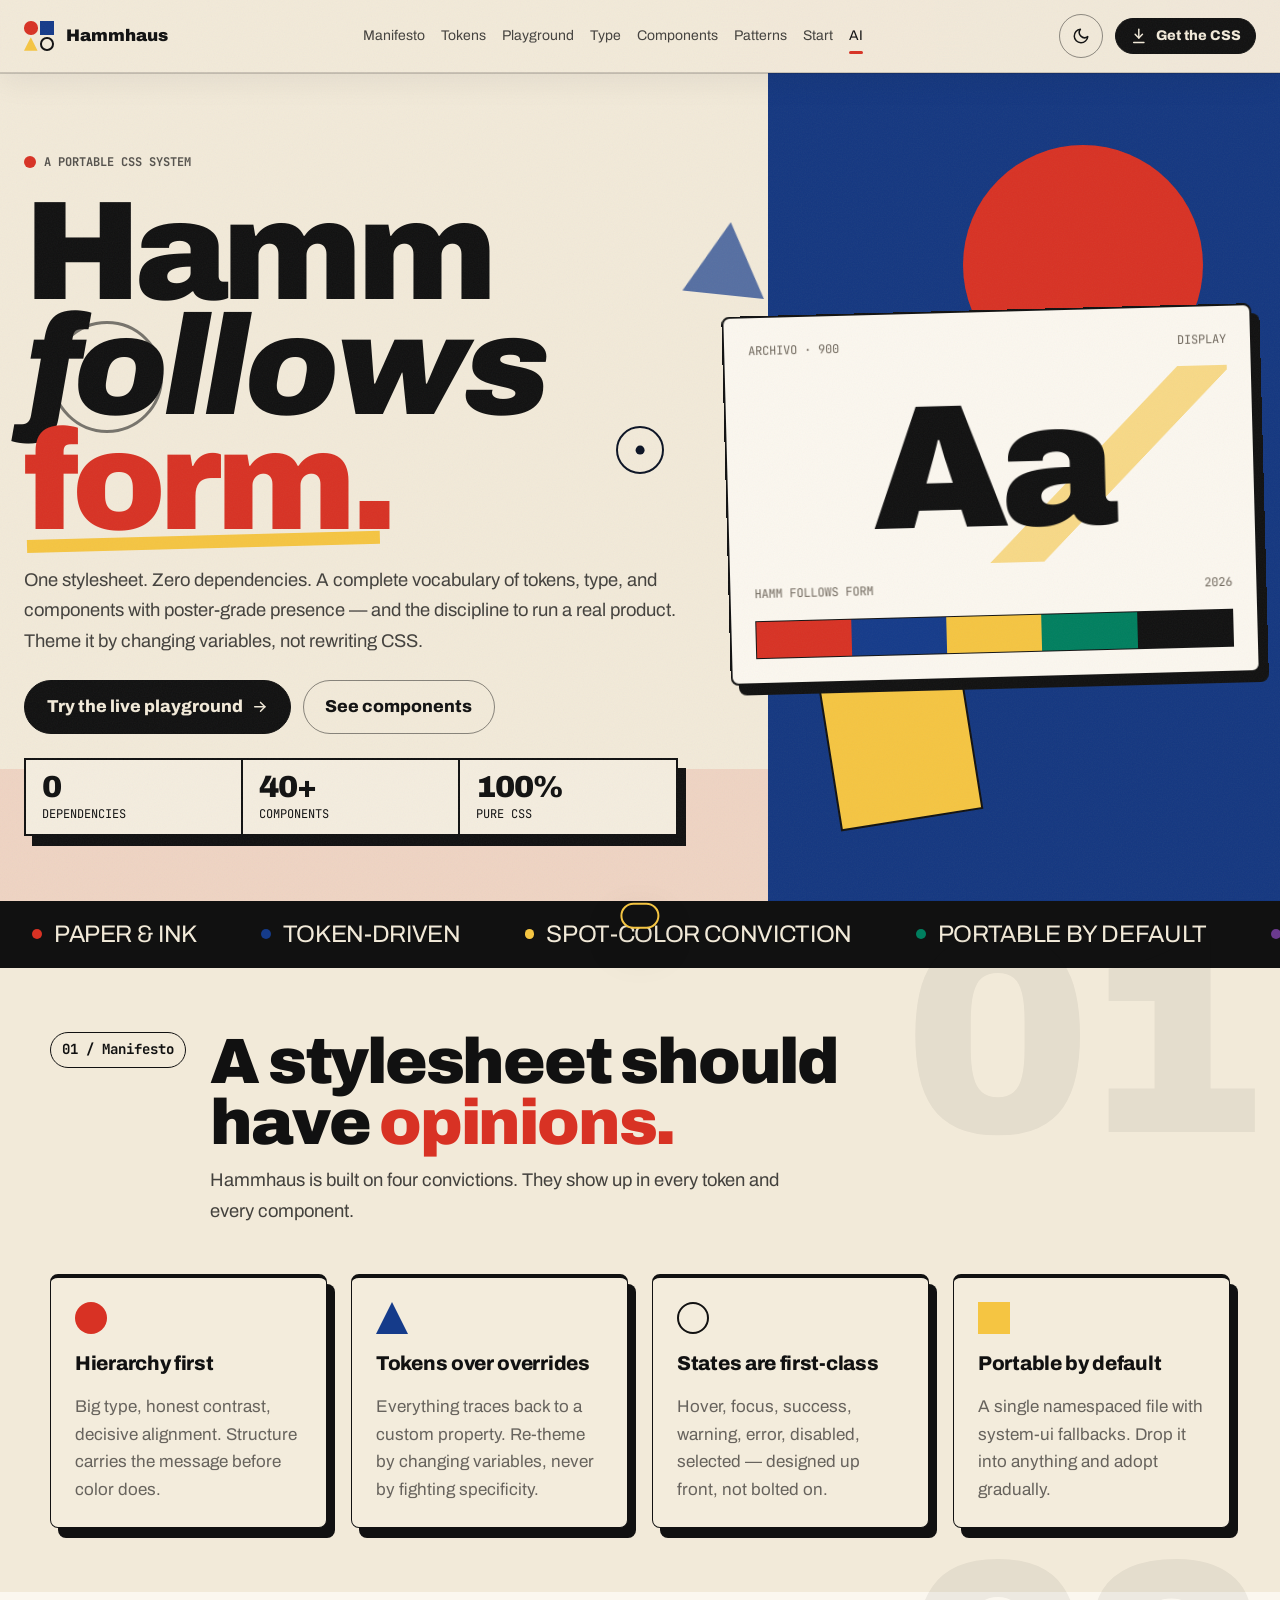
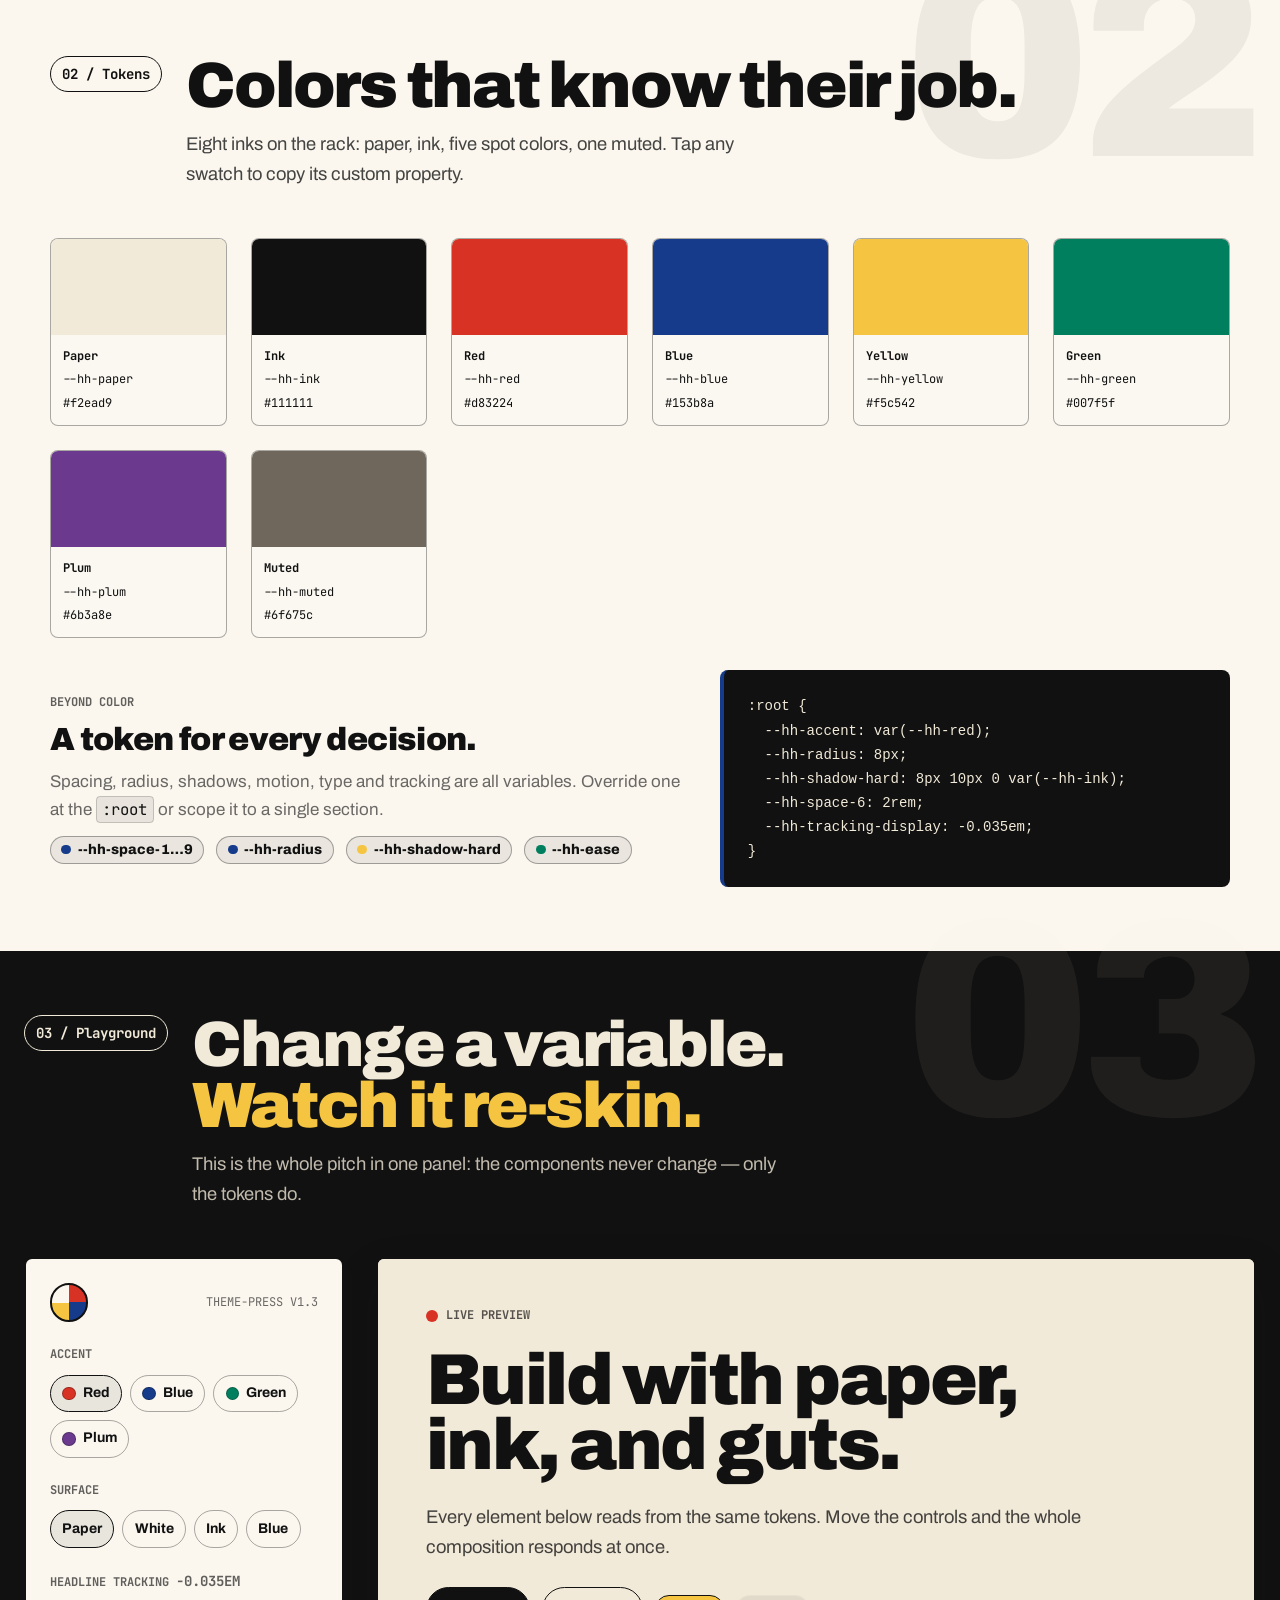
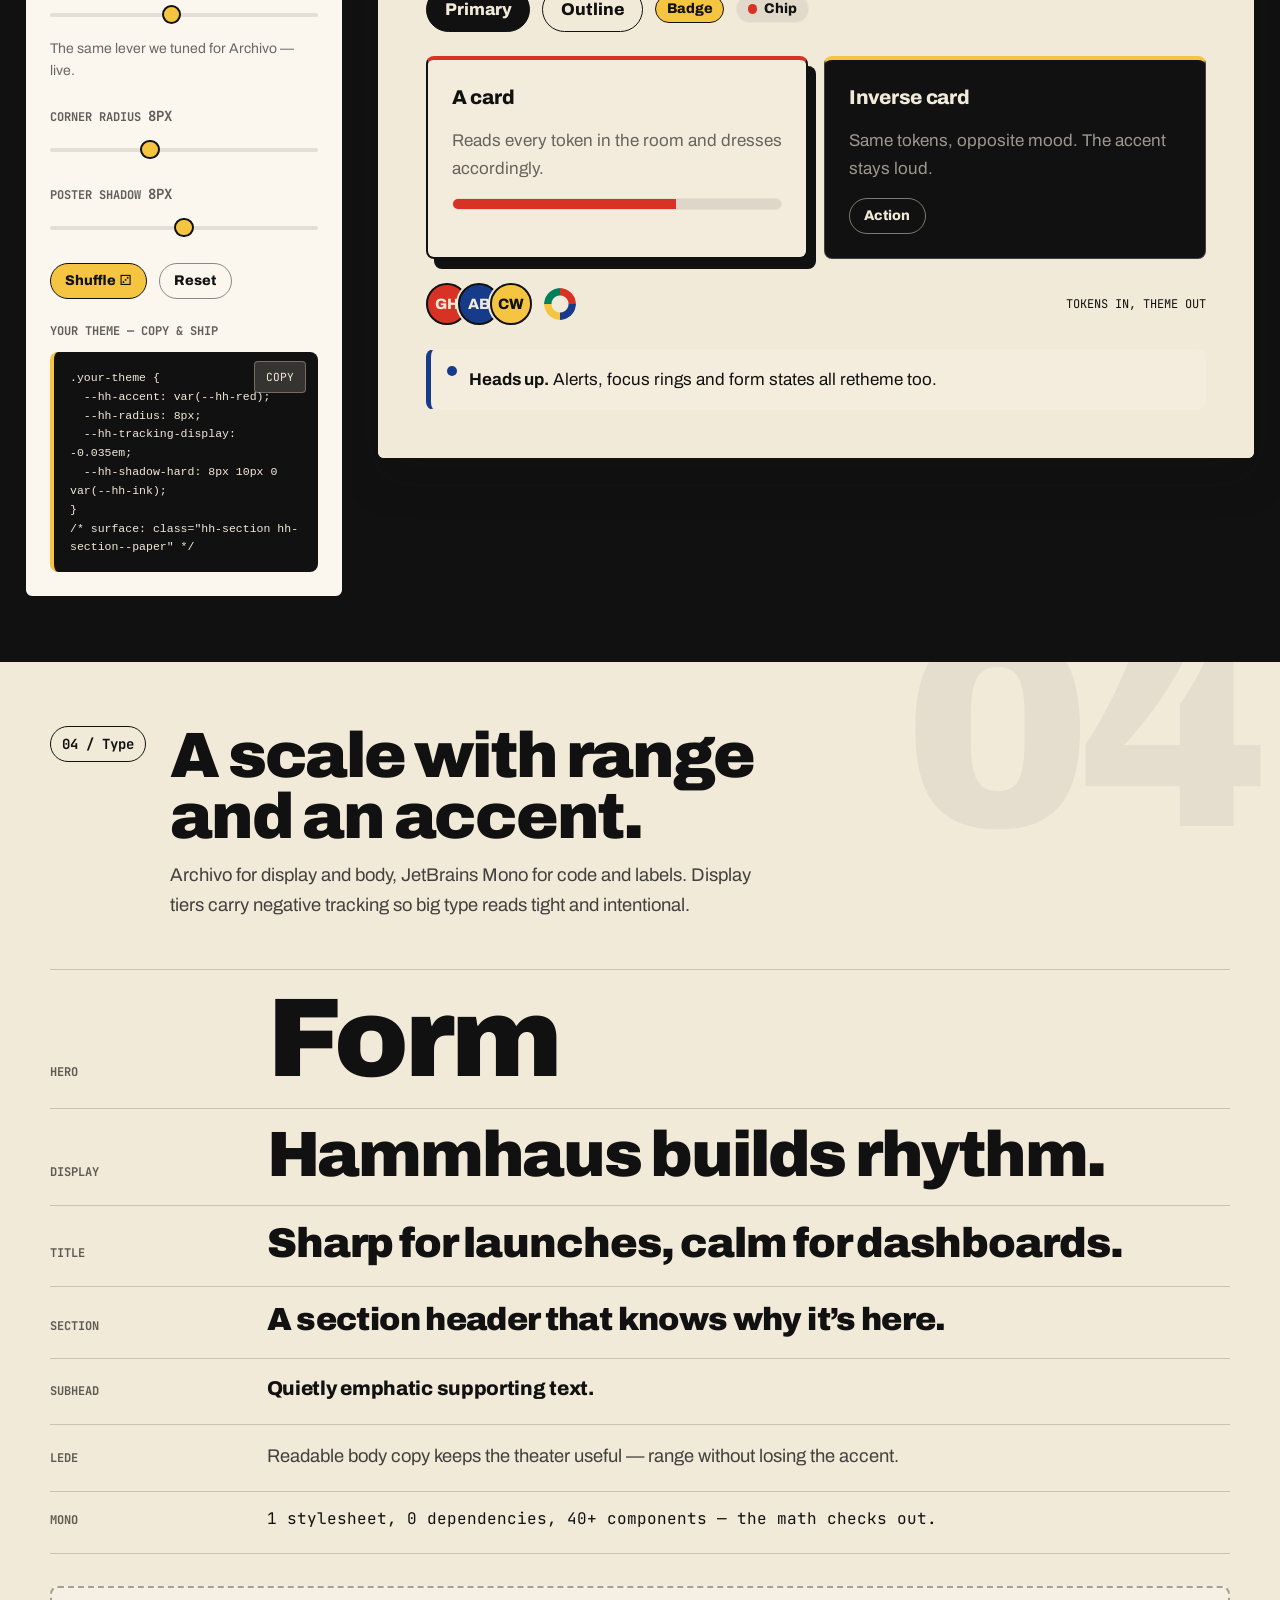
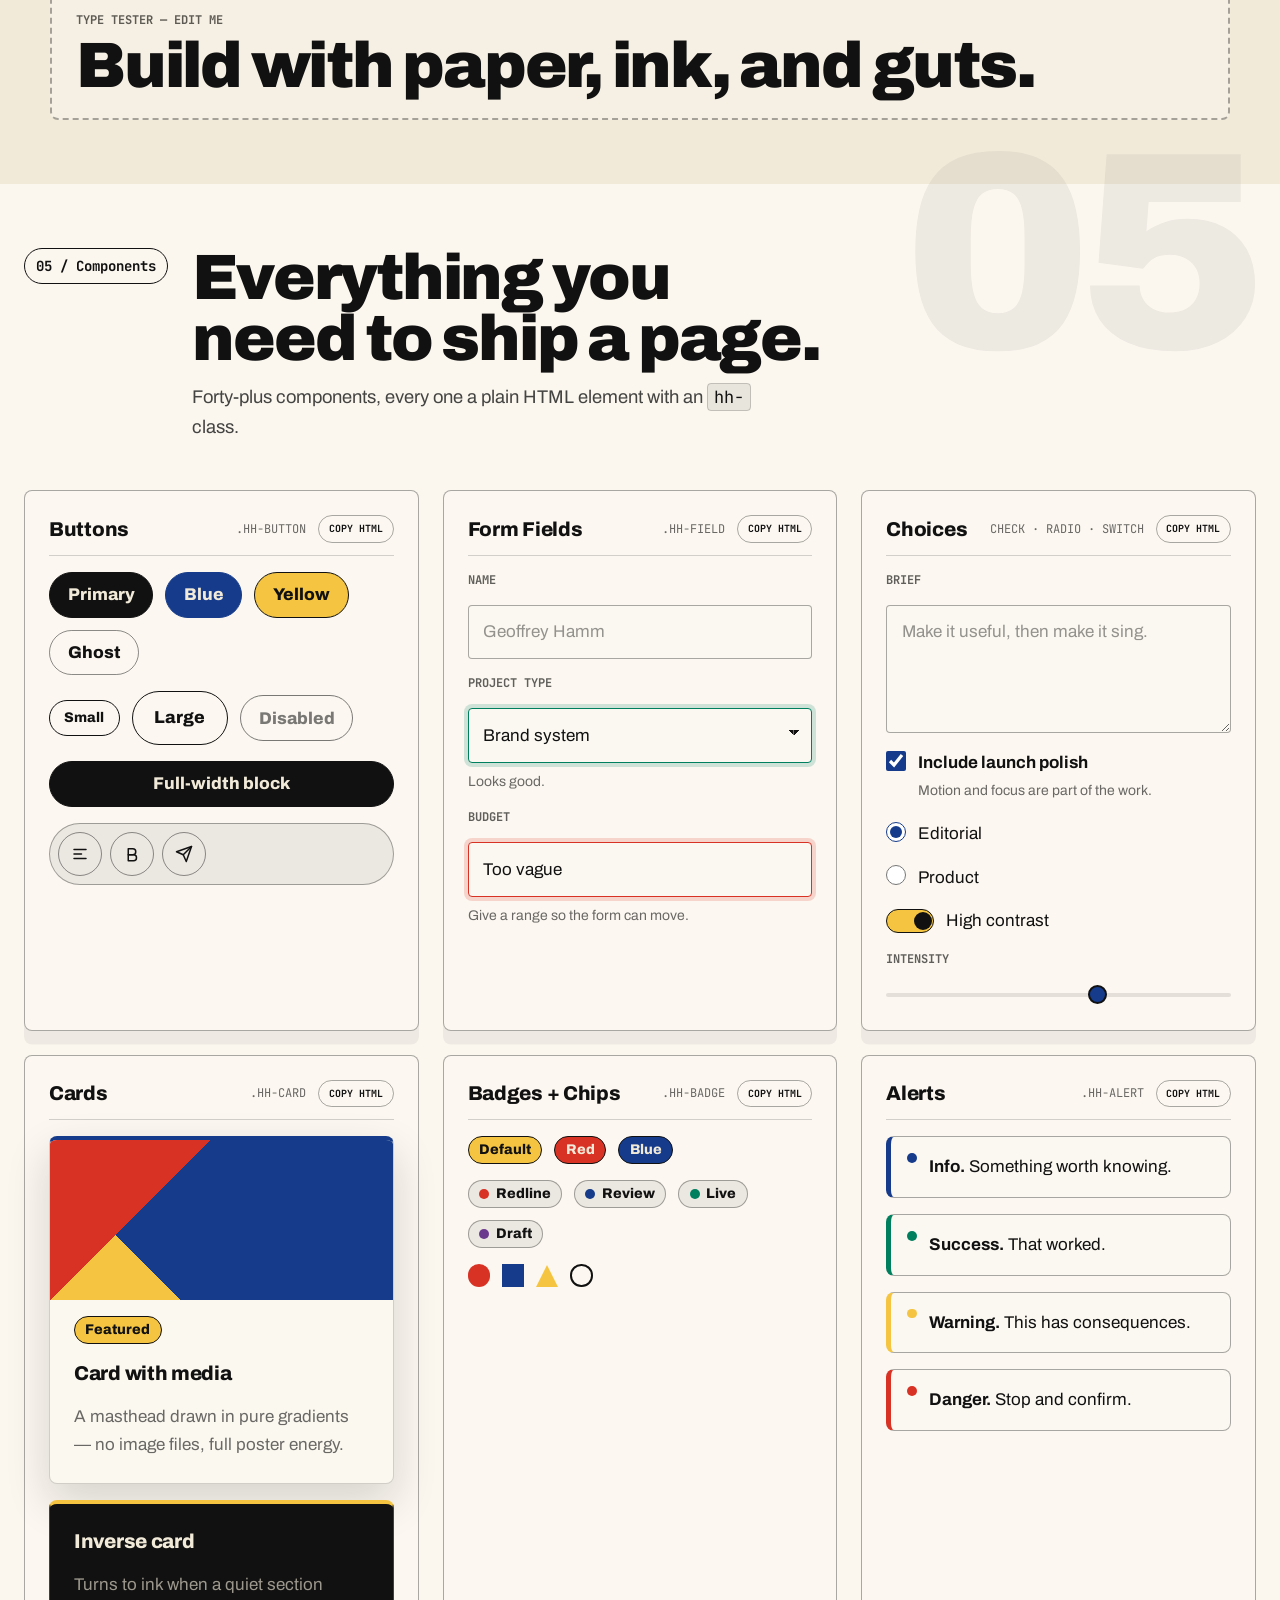
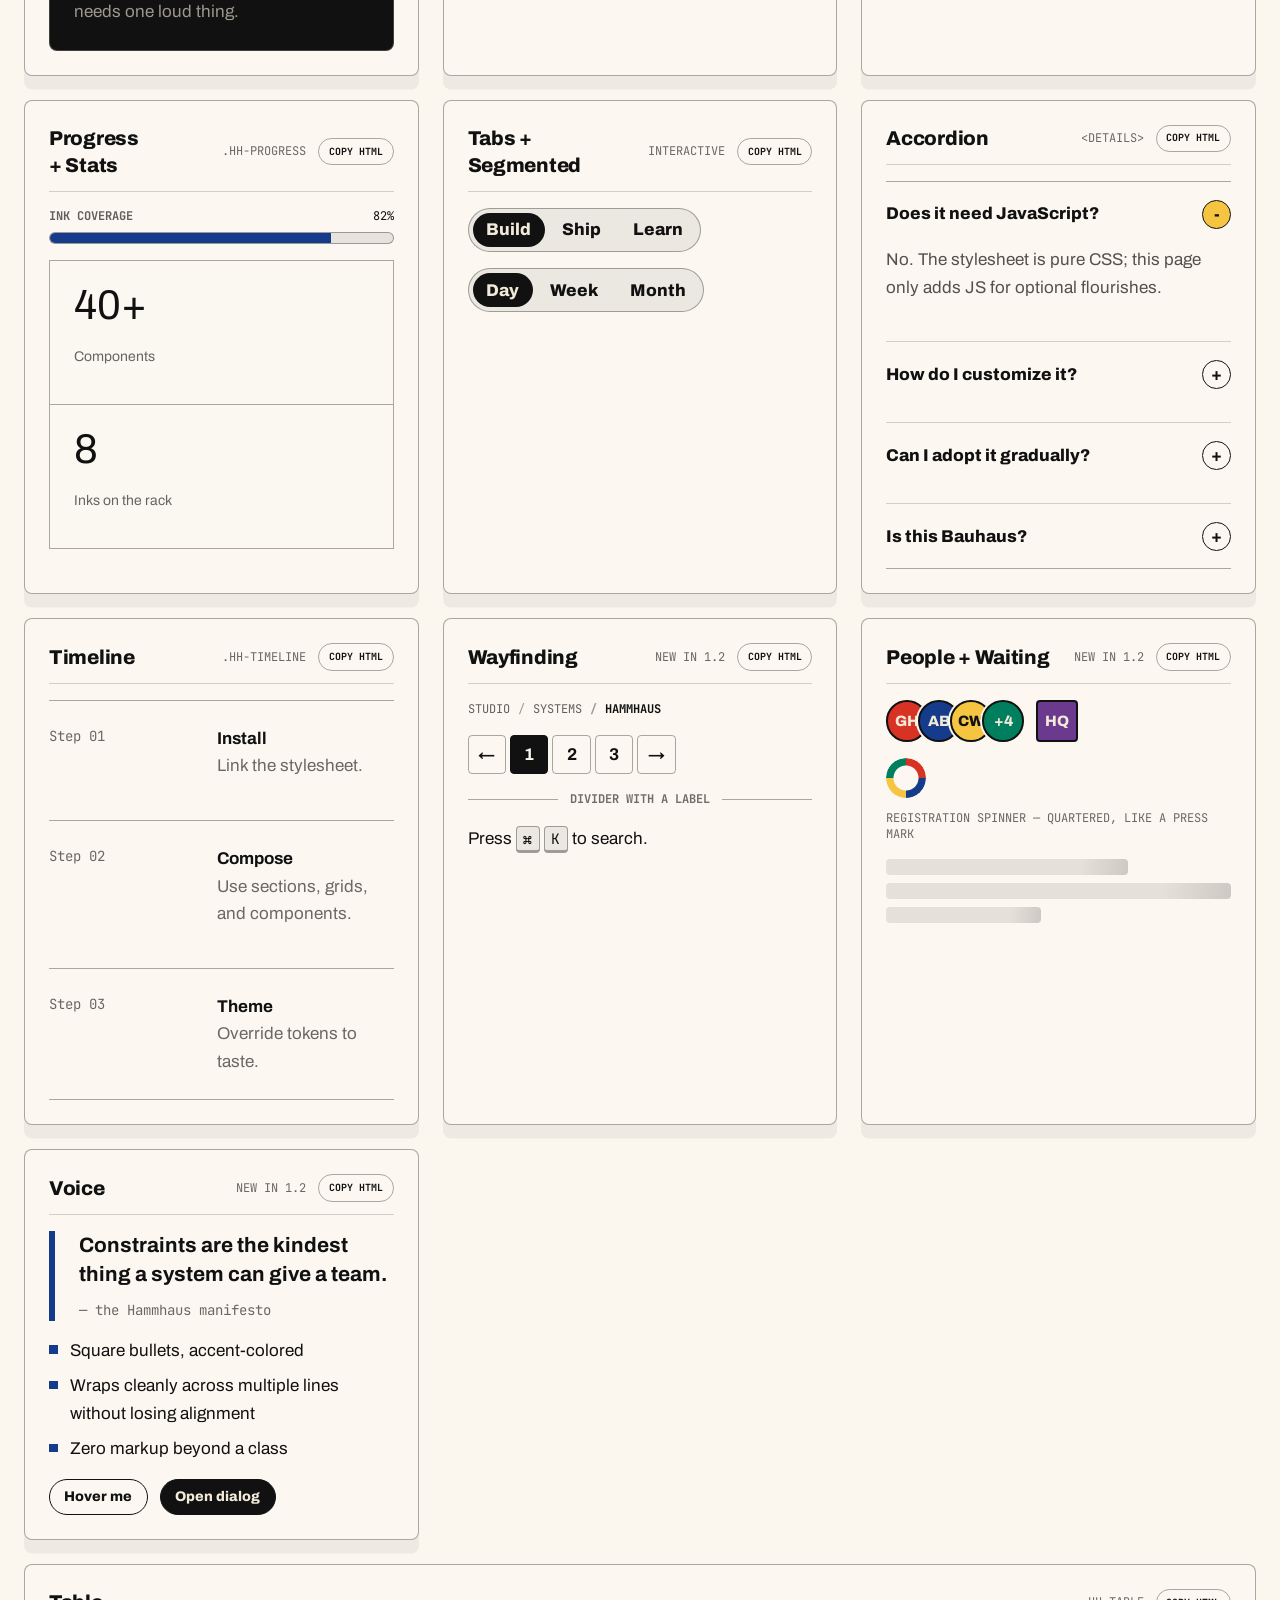
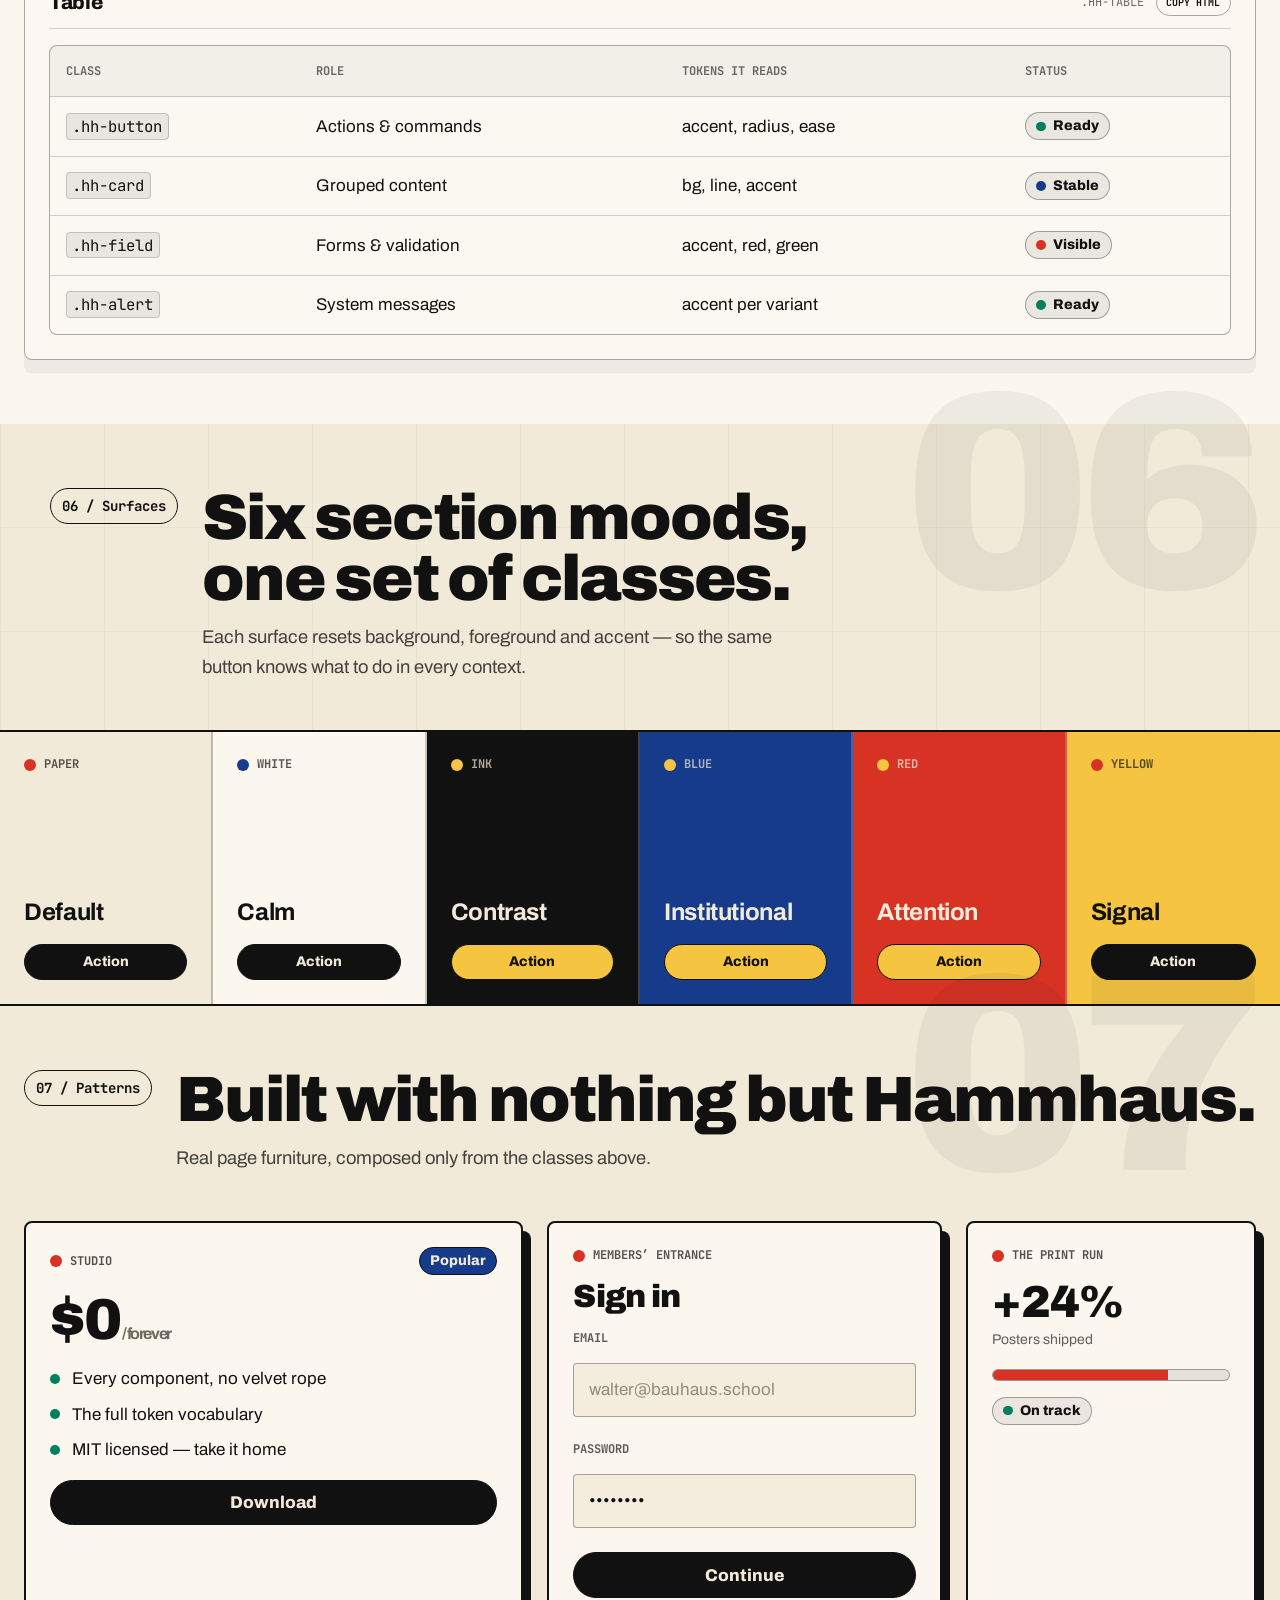
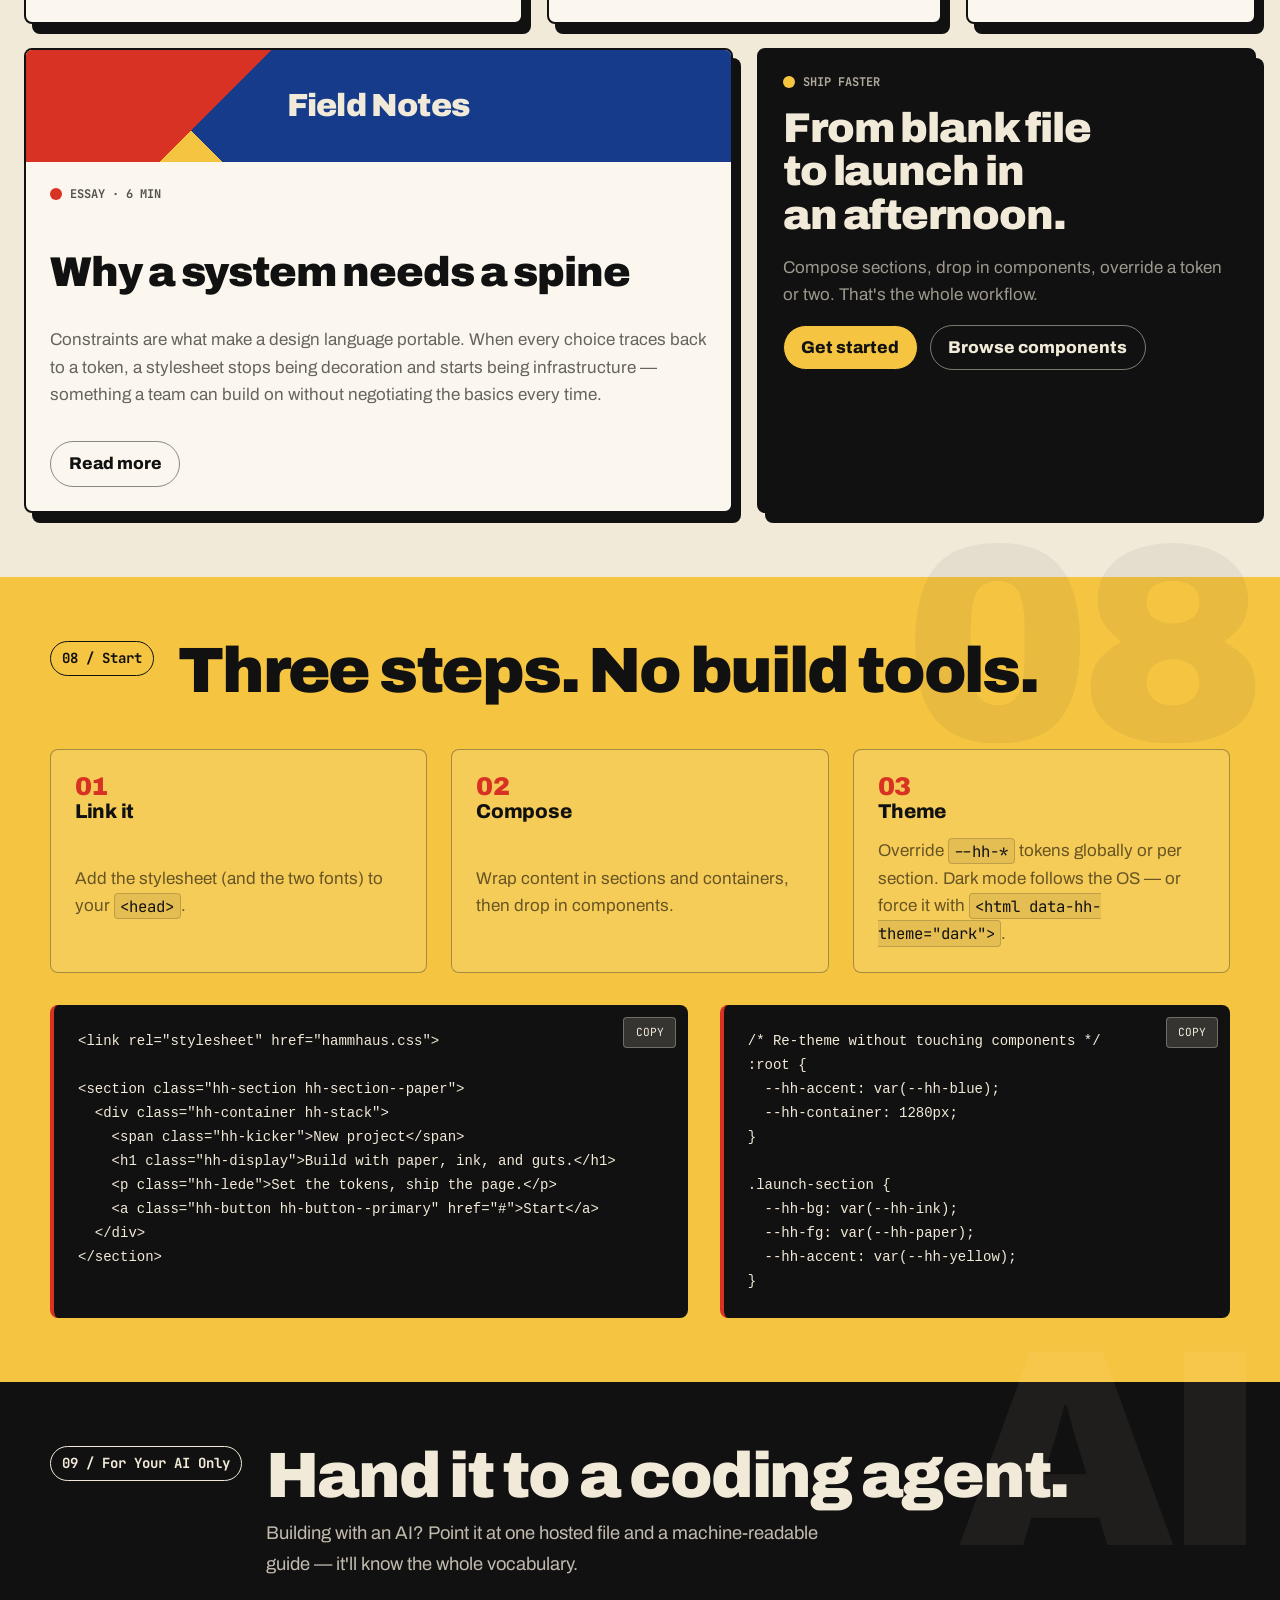
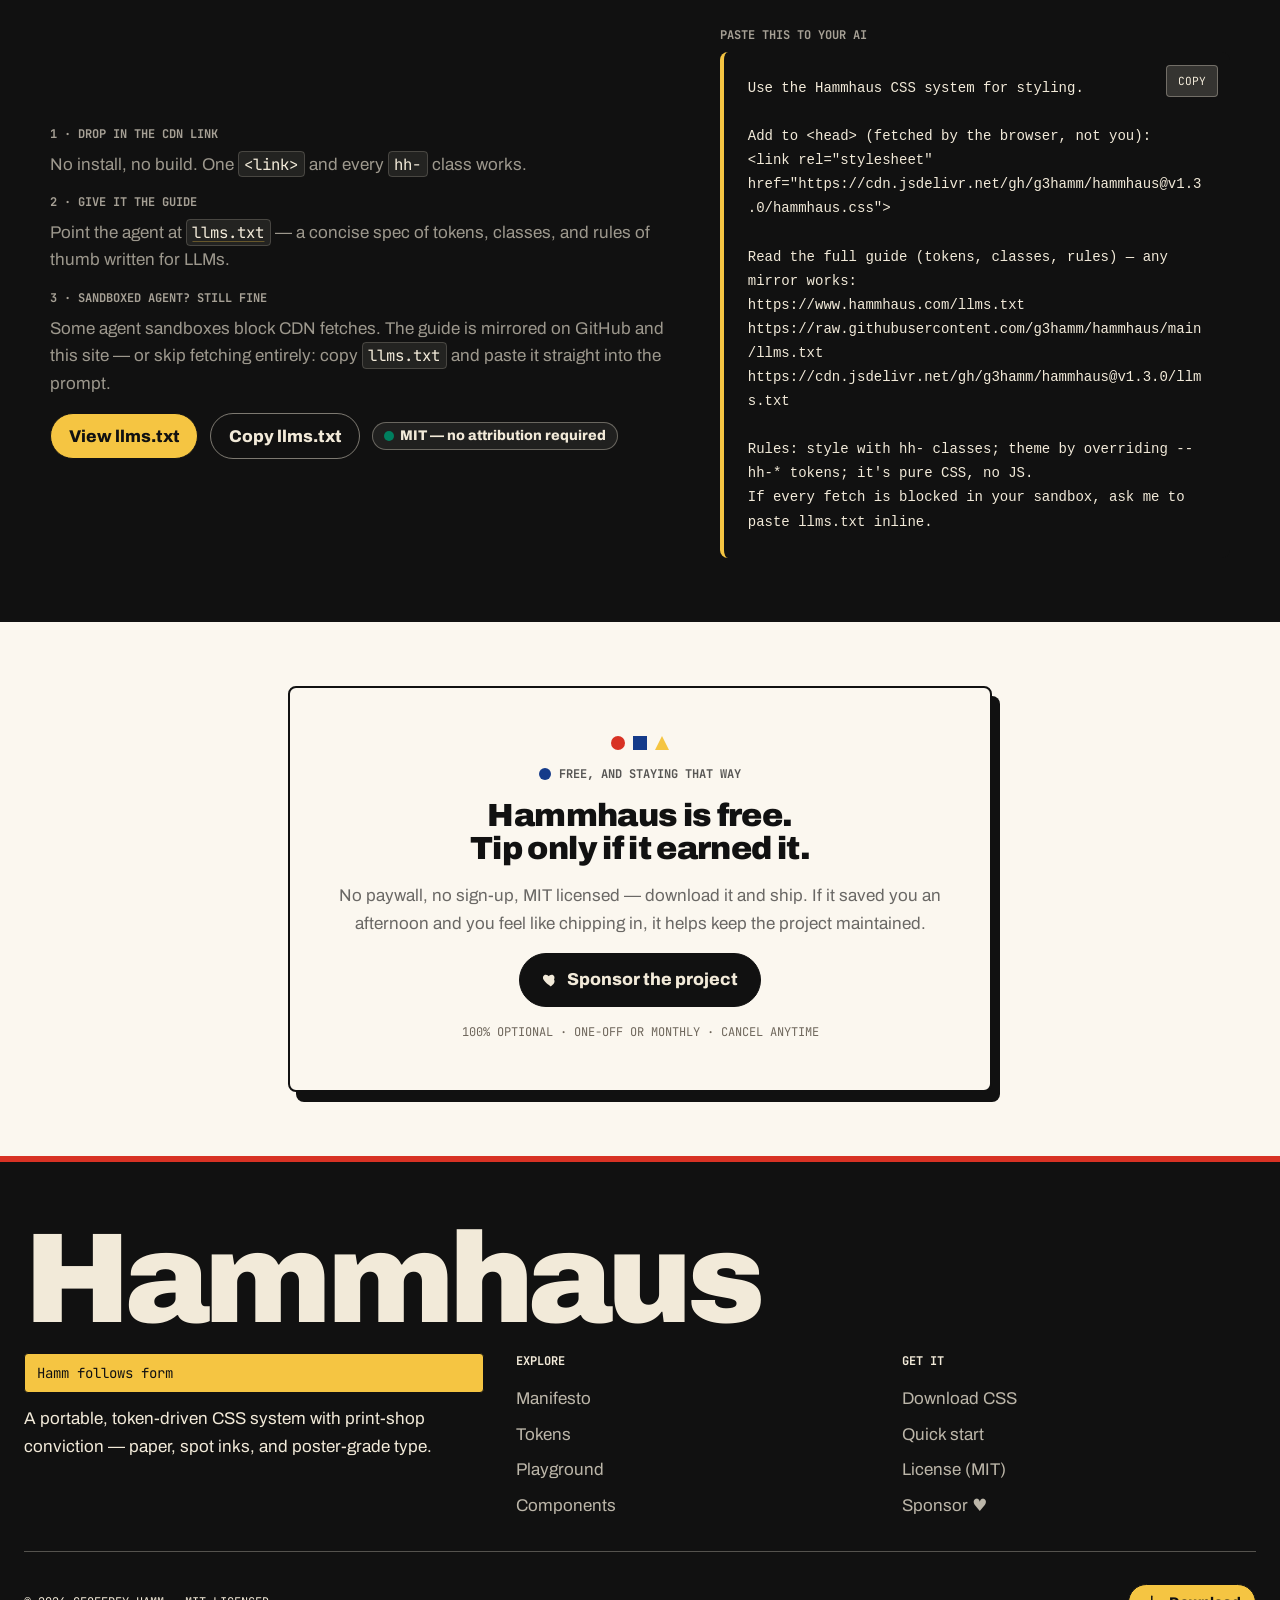
<file: index.html>
<!doctype html>
<html lang="en" class="no-js">
  <head>
    <meta charset="utf-8">
    <meta name="viewport" content="width=device-width, initial-scale=1">
    <title>Hammhaus — a CSS system with a point of view</title>
    <meta
      name="description"
      content="Hammhaus is a portable, token-driven CSS system with print-shop conviction — paper, spot inks, and poster-grade type. Hamm follows form."
    >
    <meta name="color-scheme" content="light dark">
    <meta name="theme-color" content="#f2ead9" media="(prefers-color-scheme: light)">
    <meta name="theme-color" content="#17130d" media="(prefers-color-scheme: dark)">
    <script>
      /* No-flash: apply a saved theme before first paint. */
      (function () {
        try {
          var t = localStorage.getItem("hh-theme");
          if (t === "dark" || t === "light") document.documentElement.setAttribute("data-hh-theme", t);
        } catch (e) {}
      })();
    </script>
    <link rel="icon" href="data:image/svg+xml,%3Csvg xmlns='http://www.w3.org/2000/svg' viewBox='0 0 32 32'%3E%3Crect width='32' height='32' fill='%23f2ead9'/%3E%3Ccircle cx='9' cy='9' r='6' fill='%23d83224'/%3E%3Crect x='17' y='3' width='12' height='12' fill='%23153b8a'/%3E%3Cpath d='M9 17 15 29 3 29Z' fill='%23f5c542'/%3E%3Ccircle cx='23' cy='23' r='5' fill='none' stroke='%23111' stroke-width='2'/%3E%3C/svg%3E">
    <meta property="og:type" content="website">
    <meta property="og:url" content="https://www.hammhaus.com/">
    <meta property="og:title" content="Hammhaus — a CSS system with a point of view">
    <meta property="og:description" content="A portable, token-driven CSS system with print-shop conviction — paper, spot inks, and poster-grade type. Free, MIT licensed. Hamm follows form.">
    <meta property="og:image" content="https://www.hammhaus.com/og-image.png">
    <meta property="og:image:width" content="1200">
    <meta property="og:image:height" content="630">
    <meta property="og:image:alt" content="Hammhaus — Hamm follows form. A portable, token-driven CSS system.">
    <meta name="twitter:card" content="summary_large_image">
    <meta name="twitter:title" content="Hammhaus — a CSS system with a point of view">
    <meta name="twitter:description" content="A portable, token-driven CSS system with print-shop conviction — paper, spot inks, and poster-grade type. Free, MIT licensed.">
    <meta name="twitter:image" content="https://www.hammhaus.com/og-image.png">
    <script>document.documentElement.classList.replace("no-js", "js");</script>
    <link rel="preconnect" href="https://fonts.googleapis.com">
    <link rel="preconnect" href="https://fonts.gstatic.com" crossorigin>
    <link
      rel="stylesheet"
      href="https://fonts.googleapis.com/css2?family=Archivo:ital,wght@0,400;0,500;0,700;0,900;1,900&family=Archivo+Black&family=JetBrains+Mono:wght@400;500;700&display=swap"
    >
    <link rel="stylesheet" href="./hammhaus.css">
    <link rel="stylesheet" href="./showcase.css">
  </head>
  <body class="sx-page">
    <a class="hh-button hh-button--primary hh-button--small sx-skip" href="#main">Skip to content</a>
    <div class="sx-progress" aria-hidden="true"></div>

    <div class="hh-cursor" aria-hidden="true">
      <span class="hh-cursor__ring"></span>
      <span class="hh-cursor__dot"></span>
    </div>

    <!-- ===================================================================
         Navigation
         =================================================================== -->
    <nav class="hh-nav" aria-label="Primary">
      <div class="hh-container--wide hh-nav__inner">
        <a class="hh-brand" href="#top" aria-label="Hammhaus home">
          <span class="hh-mark" aria-hidden="true"><span></span><span></span></span>
          <span>Hammhaus</span>
        </a>
        <div class="hh-nav__links sx-nav__links" aria-label="Sections">
          <a href="#manifesto">Manifesto</a>
          <a href="#tokens">Tokens</a>
          <a href="#playground">Playground</a>
          <a href="#type">Type</a>
          <a href="#components">Components</a>
          <a href="#patterns">Patterns</a>
          <a href="#start">Start</a>
          <a href="#agents">AI</a>
        </div>
        <div class="hh-cluster" style="--hh-cluster-gap: var(--hh-space-3);">
          <button class="hh-icon-button sx-theme-toggle" type="button" data-theme-toggle aria-label="Toggle dark mode" aria-pressed="false">
            <svg class="sx-i-moon" viewBox="0 0 24 24" width="18" height="18" fill="none" stroke="currentColor" stroke-width="2" stroke-linecap="round" stroke-linejoin="round" aria-hidden="true"><path d="M21 12.8A9 9 0 1 1 11.2 3a7 7 0 0 0 9.8 9.8z"/></svg>
            <svg class="sx-i-sun" viewBox="0 0 24 24" width="18" height="18" fill="none" stroke="currentColor" stroke-width="2" stroke-linecap="round" stroke-linejoin="round" aria-hidden="true"><circle cx="12" cy="12" r="4"/><path d="M12 2v2M12 20v2M4.9 4.9l1.4 1.4M17.7 17.7l1.4 1.4M2 12h2M20 12h2M4.9 19.1l1.4-1.4M17.7 6.3l1.4-1.4"/></svg>
          </button>
          <a class="hh-button hh-button--primary hh-button--small" href="./hammhaus.css" download="hammhaus.css">
            <svg viewBox="0 0 24 24" width="18" height="18" fill="none" stroke="currentColor" stroke-width="2" stroke-linecap="round" stroke-linejoin="round" aria-hidden="true"><path d="M12 3v12"/><path d="m7 10 5 5 5-5"/><path d="M5 21h14"/></svg>
            Get the CSS
          </a>
        </div>
      </div>
    </nav>

    <main id="main">
      <span id="top"></span>

      <!-- =================================================================
           Hero
           ================================================================= -->
      <header class="sx-hero">
        <div class="sx-hero__deco" aria-hidden="true">
          <span class="sx-blob sx-blob--circle" data-depth="22"></span>
          <span class="sx-blob sx-blob--square" data-depth="-16"></span>
          <span class="sx-blob sx-blob--ring" data-depth="30"></span>
          <span class="sx-blob sx-blob--triangle" data-depth="-24"></span>
        </div>
        <div class="hh-container--wide sx-hero__grid">
          <div class="hh-stack" style="--hh-stack-gap: var(--hh-space-5);">
            <span class="hh-kicker">A portable CSS system</span>
            <h1 class="sx-hero__title">Hamm <i>follows</i> <em>form.</em></h1>
            <p class="hh-lede">
              One stylesheet. Zero dependencies. A complete vocabulary of tokens, type,
              and components with poster-grade presence — and the discipline to run a
              real product. Theme it by changing variables, not rewriting CSS.
            </p>
            <div class="hh-cluster" style="--hh-cluster-gap: var(--hh-space-3);">
              <a class="hh-button hh-button--primary hh-button--large" href="#playground">
                Try the live playground
                <svg viewBox="0 0 24 24" width="18" height="18" fill="none" stroke="currentColor" stroke-width="2" stroke-linecap="round" stroke-linejoin="round" aria-hidden="true"><path d="M5 12h14"/><path d="m13 6 6 6-6 6"/></svg>
              </a>
              <a class="hh-button hh-button--ghost hh-button--large" href="#components">See components</a>
            </div>
            <dl class="sx-hero__stats" aria-label="At a glance">
              <div><dt>0</dt><dd>Dependencies</dd></div>
              <div><dt>40+</dt><dd>Components</dd></div>
              <div><dt>100%</dt><dd>Pure CSS</dd></div>
            </dl>
          </div>

          <div class="sx-specimen" aria-hidden="true">
            <div class="sx-specimen__row"><span>Archivo · 900</span><span>Display</span></div>
            <div class="sx-specimen__glyph">Aa</div>
            <div class="sx-specimen__row"><span>Hamm follows form</span><span>2026</span></div>
            <div class="sx-specimen__strip">
              <span style="background: var(--hh-red)"></span>
              <span style="background: var(--hh-blue)"></span>
              <span style="background: var(--hh-yellow)"></span>
              <span style="background: var(--hh-green)"></span>
              <span style="background: var(--hh-ink)"></span>
            </div>
          </div>
        </div>
      </header>

      <!-- =================================================================
           Marquee band
           ================================================================= -->
      <div class="sx-band">
        <div class="hh-marquee" aria-hidden="true">
          <div class="hh-marquee__track">
            <span class="hh-marquee__item"><span class="hh-dot hh-dot--red"></span>PAPER &amp; INK</span>
            <span class="hh-marquee__item"><span class="hh-dot hh-dot--blue"></span>TOKEN-DRIVEN</span>
            <span class="hh-marquee__item"><span class="hh-dot hh-dot--yellow"></span>SPOT-COLOR CONVICTION</span>
            <span class="hh-marquee__item"><span class="hh-dot hh-dot--green"></span>PORTABLE BY DEFAULT</span>
            <span class="hh-marquee__item"><span class="hh-dot hh-dot--plum"></span>HOT OFF THE PRESS</span>
            <span class="hh-marquee__item"><span class="hh-dot hh-dot--red"></span>PAPER &amp; INK</span>
            <span class="hh-marquee__item"><span class="hh-dot hh-dot--blue"></span>TOKEN-DRIVEN</span>
            <span class="hh-marquee__item"><span class="hh-dot hh-dot--yellow"></span>SPOT-COLOR CONVICTION</span>
            <span class="hh-marquee__item"><span class="hh-dot hh-dot--green"></span>PORTABLE BY DEFAULT</span>
            <span class="hh-marquee__item"><span class="hh-dot hh-dot--plum"></span>HOT OFF THE PRESS</span>
          </div>
        </div>
      </div>

      <!-- =================================================================
           Manifesto
           ================================================================= -->
      <section class="hh-section hh-section--paper sx-section" id="manifesto" aria-labelledby="manifesto-title">
        <span class="sx-wm" aria-hidden="true">01</span>
        <div class="hh-container">
          <div class="sx-head sx-reveal">
            <span class="sx-head__index">01 / Manifesto</span>
            <div class="sx-head__body">
              <h2 class="hh-display" id="manifesto-title">A stylesheet should have <span class="hh-accent">opinions.</span></h2>
              <p class="hh-lede sx-head__lead">Hammhaus is built on four convictions. They show up in every token and every component.</p>
            </div>
          </div>
          <div class="hh-grid sx-reveal" style="--hh-grid-min: 15rem;">
            <article class="hh-card hh-card--hard">
              <span class="hh-shape hh-shape--circle" style="--hh-shape-size: 2rem; --hh-accent: var(--hh-red);" aria-hidden="true"></span>
              <h3 class="hh-subhead">Hierarchy first</h3>
              <p class="hh-muted">Big type, honest contrast, decisive alignment. Structure carries the message before color does.</p>
            </article>
            <article class="hh-card hh-card--hard">
              <span class="hh-shape hh-shape--triangle" style="--hh-shape-size: 2rem; --hh-accent: var(--hh-blue);" aria-hidden="true"></span>
              <h3 class="hh-subhead">Tokens over overrides</h3>
              <p class="hh-muted">Everything traces back to a custom property. Re-theme by changing variables, never by fighting specificity.</p>
            </article>
            <article class="hh-card hh-card--hard">
              <span class="hh-shape hh-shape--ring" style="--hh-shape-size: 2rem;" aria-hidden="true"></span>
              <h3 class="hh-subhead">States are first-class</h3>
              <p class="hh-muted">Hover, focus, success, warning, error, disabled, selected — designed up front, not bolted on.</p>
            </article>
            <article class="hh-card hh-card--hard">
              <span class="hh-shape" style="--hh-shape-size: 2rem; --hh-accent: var(--hh-yellow);" aria-hidden="true"></span>
              <h3 class="hh-subhead">Portable by default</h3>
              <p class="hh-muted">A single namespaced file with system-ui fallbacks. Drop it into anything and adopt gradually.</p>
            </article>
          </div>
        </div>
      </section>

      <!-- =================================================================
           Tokens
           ================================================================= -->
      <section class="hh-section hh-section--white sx-section" id="tokens" aria-labelledby="tokens-title">
        <span class="sx-wm" aria-hidden="true">02</span>
        <div class="hh-container">
          <div class="sx-head sx-reveal">
            <span class="sx-head__index">02 / Tokens</span>
            <div class="sx-head__body">
              <h2 class="hh-display" id="tokens-title">Colors that know their job.</h2>
              <p class="hh-lede sx-head__lead">Eight inks on the rack: paper, ink, five spot colors, one muted. Tap any swatch to copy its custom property.</p>
            </div>
          </div>

          <div class="hh-grid sx-reveal" style="--hh-grid-min: 11rem;">
            <button class="sx-copyable" data-copy="var(--hh-paper)" type="button">
              <span class="hh-swatch"><span class="hh-swatch__color" style="background: var(--hh-paper)"></span>
              <span class="hh-swatch__meta"><strong>Paper</strong><span>--hh-paper</span><span>#f2ead9</span></span></span>
            </button>
            <button class="sx-copyable" data-copy="var(--hh-ink)" type="button">
              <span class="hh-swatch"><span class="hh-swatch__color" style="background: var(--hh-ink)"></span>
              <span class="hh-swatch__meta"><strong>Ink</strong><span>--hh-ink</span><span>#111111</span></span></span>
            </button>
            <button class="sx-copyable" data-copy="var(--hh-red)" type="button">
              <span class="hh-swatch"><span class="hh-swatch__color" style="background: var(--hh-red)"></span>
              <span class="hh-swatch__meta"><strong>Red</strong><span>--hh-red</span><span>#d83224</span></span></span>
            </button>
            <button class="sx-copyable" data-copy="var(--hh-blue)" type="button">
              <span class="hh-swatch"><span class="hh-swatch__color" style="background: var(--hh-blue)"></span>
              <span class="hh-swatch__meta"><strong>Blue</strong><span>--hh-blue</span><span>#153b8a</span></span></span>
            </button>
            <button class="sx-copyable" data-copy="var(--hh-yellow)" type="button">
              <span class="hh-swatch"><span class="hh-swatch__color" style="background: var(--hh-yellow)"></span>
              <span class="hh-swatch__meta"><strong>Yellow</strong><span>--hh-yellow</span><span>#f5c542</span></span></span>
            </button>
            <button class="sx-copyable" data-copy="var(--hh-green)" type="button">
              <span class="hh-swatch"><span class="hh-swatch__color" style="background: var(--hh-green)"></span>
              <span class="hh-swatch__meta"><strong>Green</strong><span>--hh-green</span><span>#007f5f</span></span></span>
            </button>
            <button class="sx-copyable" data-copy="var(--hh-plum)" type="button">
              <span class="hh-swatch"><span class="hh-swatch__color" style="background: var(--hh-plum)"></span>
              <span class="hh-swatch__meta"><strong>Plum</strong><span>--hh-plum</span><span>#6b3a8e</span></span></span>
            </button>
            <button class="sx-copyable" data-copy="var(--hh-muted)" type="button">
              <span class="hh-swatch"><span class="hh-swatch__color" style="background: var(--hh-muted)"></span>
              <span class="hh-swatch__meta"><strong>Muted</strong><span>--hh-muted</span><span>#6f675c</span></span></span>
            </button>
          </div>

          <div class="hh-split hh-mt-6 sx-reveal" style="--hh-space-7: var(--hh-space-6);">
            <div class="hh-stack" style="--hh-stack-gap: var(--hh-space-3);">
              <span class="hh-label hh-mb-0">Beyond color</span>
              <h3 class="hh-section-title">A token for every decision.</h3>
              <p class="hh-muted">Spacing, radius, shadows, motion, type and tracking are all variables. Override one at the <code class="hh-code">:root</code> or scope it to a single section.</p>
              <div class="hh-cluster">
                <span class="hh-chip"><span class="hh-dot"></span>--hh-space-1…9</span>
                <span class="hh-chip"><span class="hh-dot hh-dot--blue"></span>--hh-radius</span>
                <span class="hh-chip"><span class="hh-dot hh-dot--yellow"></span>--hh-shadow-hard</span>
                <span class="hh-chip"><span class="hh-dot hh-dot--green"></span>--hh-ease</span>
              </div>
            </div>
            <pre class="hh-code-block"><code>:root {
  --hh-accent: var(--hh-red);
  --hh-radius: 8px;
  --hh-shadow-hard: 8px 10px 0 var(--hh-ink);
  --hh-space-6: 2rem;
  --hh-tracking-display: -0.035em;
}</code></pre>
          </div>
        </div>
      </section>

      <!-- =================================================================
           Live playground
           ================================================================= -->
      <section class="hh-section hh-section--ink sx-section" id="playground" aria-labelledby="playground-title">
        <span class="sx-wm" aria-hidden="true">03</span>
        <div class="hh-container--wide">
          <div class="sx-head sx-reveal">
            <span class="sx-head__index">03 / Playground</span>
            <div class="sx-head__body">
              <h2 class="hh-display" id="playground-title">Change a variable. <span class="hh-accent">Watch it re-skin.</span></h2>
              <p class="hh-lede sx-head__lead">This is the whole pitch in one panel: the components never change — only the tokens do.</p>
            </div>
          </div>

          <div class="sx-lab sx-reveal">
            <form class="sx-lab__controls" aria-label="Theme controls">
              <div class="hh-cluster hh-justify-between">
                <span class="sx-lab__seal" aria-hidden="true"></span>
                <span class="hh-mono hh-muted">theme-press v1.3</span>
              </div>
              <div class="sx-control">
                <span class="hh-label hh-mb-0">Accent</span>
                <div class="sx-choices" id="ctl-accent">
                  <button class="sx-choice" type="button" data-accent="--hh-red" style="--sx-choice: var(--hh-red)" aria-pressed="true">Red</button>
                  <button class="sx-choice" type="button" data-accent="--hh-blue" style="--sx-choice: var(--hh-blue)" aria-pressed="false">Blue</button>
                  <button class="sx-choice" type="button" data-accent="--hh-green" style="--sx-choice: var(--hh-green)" aria-pressed="false">Green</button>
                  <button class="sx-choice" type="button" data-accent="--hh-plum" style="--sx-choice: var(--hh-plum)" aria-pressed="false">Plum</button>
                </div>
              </div>
              <div class="sx-control">
                <span class="hh-label hh-mb-0">Surface</span>
                <div class="sx-choices" id="ctl-surface">
                  <button class="sx-choice sx-choice--surface" type="button" data-surface="hh-section--paper" aria-pressed="true">Paper</button>
                  <button class="sx-choice sx-choice--surface" type="button" data-surface="hh-section--white" aria-pressed="false">White</button>
                  <button class="sx-choice sx-choice--surface" type="button" data-surface="hh-section--ink" aria-pressed="false">Ink</button>
                  <button class="sx-choice sx-choice--surface" type="button" data-surface="hh-section--blue" aria-pressed="false">Blue</button>
                </div>
              </div>
              <div class="sx-control">
                <label class="hh-label hh-mb-0" for="ctl-tracking">Headline tracking
                  <span class="sx-range-out" id="out-tracking">-0.035em</span>
                </label>
                <input class="hh-range" id="ctl-tracking" type="range" min="-0.08" max="0.02" step="0.005" value="-0.035">
                <span class="hh-help">The same lever we tuned for Archivo — live.</span>
              </div>
              <div class="sx-control">
                <label class="hh-label hh-mb-0" for="ctl-radius">Corner radius
                  <span class="sx-range-out" id="out-radius">8px</span>
                </label>
                <input class="hh-range" id="ctl-radius" type="range" min="0" max="22" step="1" value="8">
              </div>
              <div class="sx-control">
                <label class="hh-label hh-mb-0" for="ctl-shadow">Poster shadow
                  <span class="sx-range-out" id="out-shadow">8px</span>
                </label>
                <input class="hh-range" id="ctl-shadow" type="range" min="0" max="16" step="1" value="8">
              </div>
              <div class="hh-cluster">
                <button class="hh-button hh-button--yellow hh-button--small" type="button" id="ctl-shuffle">Shuffle ⚂</button>
                <button class="hh-button hh-button--ghost hh-button--small" type="button" id="ctl-reset">Reset</button>
              </div>
              <div class="sx-control sx-codeblock">
                <span class="hh-label hh-mb-0">Your theme — copy &amp; ship</span>
                <pre class="hh-code-block"><code id="sx-theme-code"></code></pre>
                <button class="sx-copy-btn" type="button" data-copy-prev style="top: 2.4rem;">Copy</button>
              </div>
            </form>

            <div class="sx-lab__preview hh-section--paper" id="sx-preview">
              <div class="sx-preview__inner">
                <span class="hh-kicker">Live preview</span>
                <h3 class="sx-preview__title">Build with paper, ink, and guts.</h3>
                <p class="hh-lede">Every element below reads from the same tokens. Move the controls and the whole composition responds at once.</p>
                <div class="hh-cluster">
                  <button class="hh-button hh-button--primary" type="button">Primary</button>
                  <button class="hh-button" type="button">Outline</button>
                  <span class="hh-badge">Badge</span>
                  <span class="hh-chip"><span class="hh-dot"></span>Chip</span>
                </div>
                <div class="sx-preview__cards">
                  <article class="hh-card">
                    <h4 class="hh-subhead">A card</h4>
                    <p class="hh-muted">Reads every token in the room and dresses accordingly.</p>
                    <div class="hh-progress">
                      <div class="hh-progress__track"><span class="hh-progress__bar" style="--hh-progress: 68%;"></span></div>
                    </div>
                  </article>
                  <article class="hh-card hh-card--inverse">
                    <h4 class="hh-subhead">Inverse card</h4>
                    <p class="hh-muted">Same tokens, opposite mood. The accent stays loud.</p>
                    <a class="hh-button hh-button--ghost hh-button--small hh-w-fit" href="#playground">Action</a>
                  </article>
                </div>
                <div class="hh-cluster hh-justify-between">
                  <div class="hh-cluster">
                    <ul class="hh-avatar-group" aria-label="Crew">
                      <li class="hh-avatar" style="--hh-avatar-bg: var(--hh-red);">GH</li>
                      <li class="hh-avatar" style="--hh-avatar-bg: var(--hh-blue);">AB</li>
                      <li class="hh-avatar" style="--hh-avatar-bg: var(--hh-yellow); --hh-avatar-fg: var(--hh-ink);">CW</li>
                    </ul>
                    <span class="hh-spinner" style="--hh-spinner-size: 2rem;" role="status" aria-label="Loading"></span>
                  </div>
                  <span class="hh-mono">tokens in, theme out</span>
                </div>
                <div class="hh-alert hh-alert--info">
                  <span class="hh-dot hh-dot--blue" aria-hidden="true"></span>
                  <div><strong>Heads up.</strong> Alerts, focus rings and form states all retheme too.</div>
                </div>
              </div>
            </div>
          </div>
        </div>
      </section>

      <!-- =================================================================
           Typography
           ================================================================= -->
      <section class="hh-section hh-section--paper sx-section" id="type" aria-labelledby="type-title">
        <span class="sx-wm" aria-hidden="true">04</span>
        <div class="hh-container">
          <div class="sx-head sx-reveal">
            <span class="sx-head__index">04 / Type</span>
            <div class="sx-head__body">
              <h2 class="hh-display" id="type-title">A scale with range and an accent.</h2>
              <p class="hh-lede sx-head__lead">Archivo for display and body, JetBrains Mono for code and labels. Display tiers carry negative tracking so big type reads tight and intentional.</p>
            </div>
          </div>

          <div class="sx-reveal">
            <div class="sx-type-row">
              <span class="hh-label">Hero</span>
              <span class="hh-display sx-type-row__demo" style="font-size: var(--hh-type-hero);">Form</span>
            </div>
            <div class="sx-type-row">
              <span class="hh-label">Display</span>
              <span class="hh-display sx-type-row__demo">Hammhaus builds rhythm.</span>
            </div>
            <div class="sx-type-row">
              <span class="hh-label">Title</span>
              <span class="hh-title sx-type-row__demo">Sharp for launches, calm for dashboards.</span>
            </div>
            <div class="sx-type-row">
              <span class="hh-label">Section</span>
              <span class="hh-section-title sx-type-row__demo">A section header that knows why it’s here.</span>
            </div>
            <div class="sx-type-row">
              <span class="hh-label">Subhead</span>
              <span class="hh-subhead sx-type-row__demo">Quietly emphatic supporting text.</span>
            </div>
            <div class="sx-type-row">
              <span class="hh-label">Lede</span>
              <span class="hh-lede sx-type-row__demo">Readable body copy keeps the theater useful — range without losing the accent.</span>
            </div>
            <div class="sx-type-row">
              <span class="hh-label">Mono</span>
              <span class="hh-mono sx-type-row__demo" style="text-transform: none; font-size: 1rem;">1 stylesheet, 0 dependencies, 40+ components — the math checks out.</span>
            </div>
          </div>

          <div class="sx-tester sx-reveal">
            <span class="hh-label">Type tester — edit me</span>
            <p class="sx-tester__field" contenteditable="true" spellcheck="false" role="textbox" aria-label="Editable headline">Build with paper, ink, and guts.</p>
          </div>
        </div>
      </section>

      <!-- =================================================================
           Components
           ================================================================= -->
      <section class="hh-section hh-section--white sx-section" id="components" aria-labelledby="components-title">
        <span class="sx-wm" aria-hidden="true">05</span>
        <div class="hh-container--wide">
          <div class="sx-head sx-reveal">
            <span class="sx-head__index">05 / Components</span>
            <div class="sx-head__body">
              <h2 class="hh-display" id="components-title">Everything you need to ship a page.</h2>
              <p class="hh-lede sx-head__lead">Forty-plus components, every one a plain HTML element with an <code class="hh-code">hh-</code> class.</p>
            </div>
          </div>

          <div class="sx-gallery sx-reveal">
            <!-- Buttons -->
            <article class="sx-spec">
              <div class="sx-spec__head"><h3 class="hh-subhead">Buttons</h3><span class="hh-mono hh-muted">.hh-button</span></div>
              <div class="sx-spec__demo">
                <div class="hh-cluster">
                  <button class="hh-button hh-button--primary" type="button">Primary</button>
                  <button class="hh-button hh-button--blue" type="button">Blue</button>
                  <button class="hh-button hh-button--yellow" type="button">Yellow</button>
                  <button class="hh-button hh-button--ghost" type="button">Ghost</button>
                </div>
                <div class="hh-cluster">
                  <button class="hh-button hh-button--small" type="button">Small</button>
                  <button class="hh-button hh-button--large" type="button">Large</button>
                  <button class="hh-button" type="button" disabled>Disabled</button>
                </div>
                <button class="hh-button hh-button--primary hh-button--block" type="button">Full-width block</button>
                <div class="hh-toolbar" aria-label="Toolbar">
                  <button class="hh-icon-button" type="button" aria-label="Align left"><svg viewBox="0 0 24 24" width="18" height="18" fill="none" stroke="currentColor" stroke-width="2" stroke-linecap="round" stroke-linejoin="round" aria-hidden="true"><path d="M4 6h16"/><path d="M4 12h10"/><path d="M4 18h16"/></svg></button>
                  <button class="hh-icon-button" type="button" aria-label="Bold"><svg viewBox="0 0 24 24" width="18" height="18" fill="none" stroke="currentColor" stroke-width="2" stroke-linecap="round" stroke-linejoin="round" aria-hidden="true"><path d="M7 5h6a4 4 0 0 1 0 8H7z"/><path d="M7 13h7a4 4 0 0 1 0 8H7z"/></svg></button>
                  <button class="hh-icon-button" type="button" aria-label="Send"><svg viewBox="0 0 24 24" width="18" height="18" fill="none" stroke="currentColor" stroke-width="2" stroke-linecap="round" stroke-linejoin="round" aria-hidden="true"><path d="m22 2-7 20-4-9-9-4Z"/><path d="M22 2 11 13"/></svg></button>
                </div>
              </div>
            </article>

            <!-- Form fields -->
            <article class="sx-spec">
              <div class="sx-spec__head"><h3 class="hh-subhead">Form Fields</h3><span class="hh-mono hh-muted">.hh-field</span></div>
              <form class="hh-form sx-spec__demo" onsubmit="return false">
                <label class="hh-field">
                  <span class="hh-label">Name</span>
                  <input class="hh-input" type="text" placeholder="Geoffrey Hamm">
                </label>
                <label class="hh-field hh-field--success">
                  <span class="hh-label">Project type</span>
                  <select class="hh-select">
                    <option>Brand system</option>
                    <option>Product app</option>
                    <option>Editorial site</option>
                  </select>
                  <span class="hh-help">Looks good.</span>
                </label>
                <label class="hh-field hh-field--error">
                  <span class="hh-label">Budget</span>
                  <input class="hh-input" type="text" value="Too vague">
                  <span class="hh-help">Give a range so the form can move.</span>
                </label>
              </form>
            </article>

            <!-- Choices -->
            <article class="sx-spec">
              <div class="sx-spec__head"><h3 class="hh-subhead">Choices</h3><span class="hh-mono hh-muted">check · radio · switch</span></div>
              <form class="hh-form sx-spec__demo" onsubmit="return false">
                <label class="hh-field">
                  <span class="hh-label">Brief</span>
                  <textarea class="hh-textarea" placeholder="Make it useful, then make it sing."></textarea>
                </label>
                <label class="hh-check"><input type="checkbox" checked><span><strong>Include launch polish</strong><br><span class="hh-help">Motion and focus are part of the work.</span></span></label>
                <label class="hh-radio"><input name="tone" type="radio" checked> <span>Editorial</span></label>
                <label class="hh-radio"><input name="tone" type="radio"> <span>Product</span></label>
                <label class="hh-switch"><input type="checkbox" checked><span class="hh-switch__track" aria-hidden="true"></span><span>High contrast</span></label>
                <label class="hh-field">
                  <span class="hh-label">Intensity</span>
                  <input class="hh-range" type="range" min="0" max="100" value="62">
                </label>
              </form>
            </article>

            <!-- Cards -->
            <article class="sx-spec">
              <div class="sx-spec__head"><h3 class="hh-subhead">Cards</h3><span class="hh-mono hh-muted">.hh-card</span></div>
              <div class="sx-spec__demo">
                <div class="hh-card hh-card--raised">
                  <div class="hh-card__media" aria-hidden="true"></div>
                  <span class="hh-badge">Featured</span>
                  <h4 class="hh-subhead">Card with media</h4>
                  <p class="hh-muted">A masthead drawn in pure gradients — no image files, full poster energy.</p>
                </div>
                <div class="hh-card hh-card--inverse">
                  <h4 class="hh-subhead">Inverse card</h4>
                  <p class="hh-muted">Turns to ink when a quiet section needs one loud thing.</p>
                </div>
              </div>
            </article>

            <!-- Badges, chips, dots -->
            <article class="sx-spec">
              <div class="sx-spec__head"><h3 class="hh-subhead">Badges + Chips</h3><span class="hh-mono hh-muted">.hh-badge</span></div>
              <div class="sx-spec__demo">
                <div class="hh-cluster">
                  <span class="hh-badge">Default</span>
                  <span class="hh-badge hh-badge--red">Red</span>
                  <span class="hh-badge hh-badge--blue">Blue</span>
                </div>
                <div class="hh-cluster">
                  <span class="hh-chip"><span class="hh-dot hh-dot--red"></span>Redline</span>
                  <span class="hh-chip"><span class="hh-dot hh-dot--blue"></span>Review</span>
                  <span class="hh-chip"><span class="hh-dot hh-dot--green"></span>Live</span>
                  <span class="hh-chip"><span class="hh-dot hh-dot--plum"></span>Draft</span>
                </div>
                <div class="hh-cluster">
                  <span class="hh-shape hh-shape--circle" style="--hh-shape-size: 1.4rem; --hh-accent: var(--hh-red)"></span>
                  <span class="hh-shape" style="--hh-shape-size: 1.4rem; --hh-accent: var(--hh-blue)"></span>
                  <span class="hh-shape hh-shape--triangle" style="--hh-shape-size: 1.4rem; --hh-accent: var(--hh-yellow)"></span>
                  <span class="hh-shape hh-shape--ring" style="--hh-shape-size: 1.4rem"></span>
                </div>
              </div>
            </article>

            <!-- Alerts -->
            <article class="sx-spec">
              <div class="sx-spec__head"><h3 class="hh-subhead">Alerts</h3><span class="hh-mono hh-muted">.hh-alert</span></div>
              <div class="sx-spec__demo">
                <div class="hh-alert hh-alert--info"><span class="hh-dot hh-dot--blue" aria-hidden="true"></span><div><strong>Info.</strong> Something worth knowing.</div></div>
                <div class="hh-alert hh-alert--success"><span class="hh-dot hh-dot--green" aria-hidden="true"></span><div><strong>Success.</strong> That worked.</div></div>
                <div class="hh-alert hh-alert--warning"><span class="hh-dot hh-dot--yellow" aria-hidden="true"></span><div><strong>Warning.</strong> This has consequences.</div></div>
                <div class="hh-alert hh-alert--danger"><span class="hh-dot hh-dot--red" aria-hidden="true"></span><div><strong>Danger.</strong> Stop and confirm.</div></div>
              </div>
            </article>

            <!-- Progress + stats -->
            <article class="sx-spec">
              <div class="sx-spec__head"><h3 class="hh-subhead">Progress + Stats</h3><span class="hh-mono hh-muted">.hh-progress</span></div>
              <div class="sx-spec__demo">
                <div class="hh-progress">
                  <div class="hh-cluster hh-justify-between"><span class="hh-label hh-mb-0">Ink coverage</span><span class="hh-mono">82%</span></div>
                  <div class="hh-progress__track"><span class="hh-progress__bar" style="--hh-progress: 82%;"></span></div>
                </div>
                <div class="hh-stat-grid">
                  <div class="hh-stat"><span class="hh-stat__value">40+</span><span class="hh-stat__label">Components</span></div>
                  <div class="hh-stat"><span class="hh-stat__value">8</span><span class="hh-stat__label">Inks on the rack</span></div>
                </div>
              </div>
            </article>

            <!-- Tabs + segmented -->
            <article class="sx-spec">
              <div class="sx-spec__head"><h3 class="hh-subhead">Tabs + Segmented</h3><span class="hh-mono hh-muted">interactive</span></div>
              <div class="sx-spec__demo">
                <div class="hh-tabs" role="tablist" aria-label="Example tabs" data-tabs>
                  <button class="hh-tab" type="button" role="tab" aria-selected="true">Build</button>
                  <button class="hh-tab" type="button" role="tab" aria-selected="false">Ship</button>
                  <button class="hh-tab" type="button" role="tab" aria-selected="false">Learn</button>
                </div>
                <div class="hh-segmented" aria-label="Range" data-segmented>
                  <button class="hh-segment" type="button" aria-pressed="true">Day</button>
                  <button class="hh-segment" type="button" aria-pressed="false">Week</button>
                  <button class="hh-segment" type="button" aria-pressed="false">Month</button>
                </div>
              </div>
            </article>

            <!-- Accordion -->
            <article class="sx-spec">
              <div class="sx-spec__head"><h3 class="hh-subhead">Accordion</h3><span class="hh-mono hh-muted">&lt;details&gt;</span></div>
              <div class="hh-accordion sx-spec__demo">
                <details open><summary>Does it need JavaScript?</summary><div class="hh-accordion__body">No. The stylesheet is pure CSS; this page only adds JS for optional flourishes.</div></details>
                <details><summary>How do I customize it?</summary><div class="hh-accordion__body">Override <code class="hh-code">--hh-*</code> tokens globally or per section, then keep the same classes.</div></details>
                <details><summary>Can I adopt it gradually?</summary><div class="hh-accordion__body">Yes — every class is namespaced, so it won't collide with existing styles.</div></details>
                <details><summary>Is this Bauhaus?</summary><div class="hh-accordion__body">No — the name's a pun. Hammhaus is a print-studio system: paper stock, spot inks, hard shadows, big type. If it reminds you of a poster more than a pane of glass, it's working.</div></details>
              </div>
            </article>

            <!-- Timeline -->
            <article class="sx-spec">
              <div class="sx-spec__head"><h3 class="hh-subhead">Timeline</h3><span class="hh-mono hh-muted">.hh-timeline</span></div>
              <ol class="hh-timeline sx-spec__demo">
                <li class="hh-timeline__item"><time class="hh-timeline__time">Step 01</time><div><strong>Install</strong><p class="hh-muted">Link the stylesheet.</p></div></li>
                <li class="hh-timeline__item"><time class="hh-timeline__time">Step 02</time><div><strong>Compose</strong><p class="hh-muted">Use sections, grids, and components.</p></div></li>
                <li class="hh-timeline__item"><time class="hh-timeline__time">Step 03</time><div><strong>Theme</strong><p class="hh-muted">Override tokens to taste.</p></div></li>
              </ol>
            </article>

            <!-- Wayfinding -->
            <article class="sx-spec">
              <div class="sx-spec__head"><h3 class="hh-subhead">Wayfinding</h3><span class="hh-mono hh-muted">new in 1.2</span></div>
              <div class="sx-spec__demo">
                <nav aria-label="Breadcrumb">
                  <ol class="hh-breadcrumbs">
                    <li><a href="#top">Studio</a></li>
                    <li><a href="#components">Systems</a></li>
                    <li aria-current="page">Hammhaus</li>
                  </ol>
                </nav>
                <nav aria-label="Pagination">
                  <ul class="hh-pagination">
                    <li><a class="hh-page" href="#components" aria-label="Previous">←</a></li>
                    <li><a class="hh-page" href="#components" aria-current="page">1</a></li>
                    <li><a class="hh-page" href="#components">2</a></li>
                    <li><a class="hh-page" href="#components">3</a></li>
                    <li><a class="hh-page" href="#components" aria-label="Next">→</a></li>
                  </ul>
                </nav>
                <div class="hh-divider">Divider with a label</div>
                <p class="hh-mb-0">Press <kbd class="hh-kbd">⌘</kbd> <kbd class="hh-kbd">K</kbd> to search.</p>
              </div>
            </article>

            <!-- People & waiting -->
            <article class="sx-spec">
              <div class="sx-spec__head"><h3 class="hh-subhead">People + Waiting</h3><span class="hh-mono hh-muted">new in 1.2</span></div>
              <div class="sx-spec__demo">
                <div class="hh-cluster">
                  <ul class="hh-avatar-group" aria-label="Team">
                    <li class="hh-avatar" style="--hh-avatar-bg: var(--hh-red);">GH</li>
                    <li class="hh-avatar" style="--hh-avatar-bg: var(--hh-blue);">AB</li>
                    <li class="hh-avatar" style="--hh-avatar-bg: var(--hh-yellow); --hh-avatar-fg: var(--hh-ink);">CW</li>
                    <li class="hh-avatar" style="--hh-avatar-bg: var(--hh-green);">+4</li>
                  </ul>
                  <span class="hh-avatar hh-avatar--square" style="--hh-avatar-bg: var(--hh-plum);">HQ</span>
                </div>
                <div class="hh-cluster">
                  <span class="hh-spinner" role="status" aria-label="Loading"></span>
                  <span class="hh-mono hh-muted">Registration spinner — quartered, like a press mark</span>
                </div>
                <div class="hh-stack" style="--hh-stack-gap: var(--hh-space-2);" aria-hidden="true">
                  <span class="hh-skeleton" style="max-width: 70%;"></span>
                  <span class="hh-skeleton"></span>
                  <span class="hh-skeleton" style="max-width: 45%;"></span>
                </div>
              </div>
            </article>

            <!-- Voice -->
            <article class="sx-spec">
              <div class="sx-spec__head"><h3 class="hh-subhead">Voice</h3><span class="hh-mono hh-muted">new in 1.2</span></div>
              <div class="sx-spec__demo">
                <blockquote class="hh-quote">
                  Constraints are the kindest thing a system can give a team.
                  <footer>— the Hammhaus manifesto</footer>
                </blockquote>
                <ul class="hh-list">
                  <li>Square bullets, accent-colored</li>
                  <li>Wraps cleanly across multiple lines without losing alignment</li>
                  <li>Zero markup beyond a class</li>
                </ul>
                <div class="hh-cluster">
                  <button class="hh-button hh-button--small" type="button" data-hh-tip="Tooltips are pure CSS — data-hh-tip">Hover me</button>
                  <button class="hh-button hh-button--primary hh-button--small" type="button" data-dialog-open="sx-dialog">Open dialog</button>
                </div>
              </div>
            </article>

            <!-- Table (wide) -->
            <article class="sx-spec sx-spec--wide">
              <div class="sx-spec__head"><h3 class="hh-subhead">Table</h3><span class="hh-mono hh-muted">.hh-table</span></div>
              <div class="hh-table-wrap">
                <table class="hh-table">
                  <thead><tr><th>Class</th><th>Role</th><th>Tokens it reads</th><th>Status</th></tr></thead>
                  <tbody>
                    <tr><td><code class="hh-code">.hh-button</code></td><td>Actions &amp; commands</td><td>accent, radius, ease</td><td><span class="hh-chip"><span class="hh-dot hh-dot--green"></span>Ready</span></td></tr>
                    <tr><td><code class="hh-code">.hh-card</code></td><td>Grouped content</td><td>bg, line, accent</td><td><span class="hh-chip"><span class="hh-dot hh-dot--blue"></span>Stable</span></td></tr>
                    <tr><td><code class="hh-code">.hh-field</code></td><td>Forms &amp; validation</td><td>accent, red, green</td><td><span class="hh-chip"><span class="hh-dot hh-dot--red"></span>Visible</span></td></tr>
                    <tr><td><code class="hh-code">.hh-alert</code></td><td>System messages</td><td>accent per variant</td><td><span class="hh-chip"><span class="hh-dot hh-dot--green"></span>Ready</span></td></tr>
                  </tbody>
                </table>
              </div>
            </article>
          </div>
        </div>
      </section>

      <!-- =================================================================
           Surfaces (full bleed)
           ================================================================= -->
      <section class="sx-section" id="surfaces" aria-labelledby="surfaces-title">
        <span class="sx-wm" aria-hidden="true">06</span>
        <div class="hh-container">
          <div class="sx-head sx-reveal">
            <span class="sx-head__index">06 / Surfaces</span>
            <div class="sx-head__body">
              <h2 class="hh-display" id="surfaces-title">Six section moods, one set of classes.</h2>
              <p class="hh-lede sx-head__lead">Each surface resets background, foreground and accent — so the same button knows what to do in every context.</p>
            </div>
          </div>
        </div>
        <div class="sx-surfaces hh-full-bleed sx-reveal">
          <div class="sx-surface hh-section--paper">
            <span class="hh-kicker">Paper</span>
            <div class="hh-stack" style="--hh-stack-gap: var(--hh-space-3);"><strong>Default</strong><button class="hh-button hh-button--primary hh-button--small" type="button">Action</button></div>
          </div>
          <div class="sx-surface hh-section--white">
            <span class="hh-kicker">White</span>
            <div class="hh-stack" style="--hh-stack-gap: var(--hh-space-3);"><strong>Calm</strong><button class="hh-button hh-button--primary hh-button--small" type="button">Action</button></div>
          </div>
          <div class="sx-surface hh-section--ink">
            <span class="hh-kicker">Ink</span>
            <div class="hh-stack" style="--hh-stack-gap: var(--hh-space-3);"><strong>Contrast</strong><button class="hh-button hh-button--yellow hh-button--small" type="button">Action</button></div>
          </div>
          <div class="sx-surface hh-section--blue">
            <span class="hh-kicker">Blue</span>
            <div class="hh-stack" style="--hh-stack-gap: var(--hh-space-3);"><strong>Institutional</strong><button class="hh-button hh-button--yellow hh-button--small" type="button">Action</button></div>
          </div>
          <div class="sx-surface hh-section--red">
            <span class="hh-kicker">Red</span>
            <div class="hh-stack" style="--hh-stack-gap: var(--hh-space-3);"><strong>Attention</strong><button class="hh-button hh-button--yellow hh-button--small" type="button">Action</button></div>
          </div>
          <div class="sx-surface hh-section--yellow">
            <span class="hh-kicker">Yellow</span>
            <div class="hh-stack" style="--hh-stack-gap: var(--hh-space-3);"><strong>Signal</strong><button class="hh-button hh-button--primary hh-button--small" type="button">Action</button></div>
          </div>
        </div>
      </section>

      <!-- =================================================================
           Patterns / built with
           ================================================================= -->
      <section class="hh-section hh-section--paper sx-section" id="patterns" aria-labelledby="patterns-title">
        <span class="sx-wm" aria-hidden="true">07</span>
        <div class="hh-container--wide">
          <div class="sx-head sx-reveal">
            <span class="sx-head__index">07 / Patterns</span>
            <div class="sx-head__body">
              <h2 class="hh-display" id="patterns-title">Built with nothing but Hammhaus.</h2>
              <p class="hh-lede sx-head__lead">Real page furniture, composed only from the classes above.</p>
            </div>
          </div>

          <div class="sx-collage sx-reveal">
            <!-- Pricing -->
            <article class="sx-tile sx-tile--pricing">
              <div class="sx-tile__pad">
                <div class="hh-cluster hh-justify-between"><span class="hh-kicker">Studio</span><span class="hh-badge hh-badge--blue">Popular</span></div>
                <p class="sx-price">$0<small> / forever</small></p>
                <ul class="sx-feature-list">
                  <li><span class="hh-dot hh-dot--green"></span> Every component, no velvet rope</li>
                  <li><span class="hh-dot hh-dot--green"></span> The full token vocabulary</li>
                  <li><span class="hh-dot hh-dot--green"></span> MIT licensed — take it home</li>
                </ul>
                <a class="hh-button hh-button--primary hh-button--block" href="./hammhaus.css" download="hammhaus.css">Download</a>
              </div>
            </article>

            <!-- Login -->
            <article class="sx-tile sx-tile--login">
              <div class="sx-tile__pad">
                <span class="hh-kicker">Members’ entrance</span>
                <h3 class="hh-section-title">Sign in</h3>
                <form class="hh-form" onsubmit="return false">
                  <label class="hh-field"><span class="hh-label">Email</span><input class="hh-input" type="email" placeholder="walter@bauhaus.school"></label>
                  <label class="hh-field"><span class="hh-label">Password</span><input class="hh-input" type="password" value="••••••••"></label>
                  <button class="hh-button hh-button--primary hh-button--block" type="button">Continue</button>
                </form>
              </div>
            </article>

            <!-- Stat panel -->
            <article class="sx-tile sx-tile--stat">
              <div class="sx-tile__pad">
                <span class="hh-kicker">The print run</span>
                <div class="hh-stack" style="--hh-stack-gap: var(--hh-space-4);">
                  <div><p class="sx-price" style="font-size: 2.8rem;">+24%</p><span class="hh-stat__label">Posters shipped</span></div>
                  <div class="hh-progress"><div class="hh-progress__track"><span class="hh-progress__bar" style="--hh-progress: 74%;"></span></div></div>
                  <span class="hh-chip hh-w-fit"><span class="hh-dot hh-dot--green"></span>On track</span>
                </div>
              </div>
            </article>

            <!-- Article header -->
            <article class="sx-tile sx-tile--article">
              <div class="sx-tile__banner" aria-hidden="true">Field Notes</div>
              <div class="sx-tile__pad hh-prose">
                <span class="hh-kicker">Essay · 6 min</span>
                <h3 class="hh-title">Why a system needs a spine</h3>
                <p class="hh-muted">Constraints are what make a design language portable. When every choice traces back to a token, a stylesheet stops being decoration and starts being infrastructure — something a team can build on without negotiating the basics every time.</p>
                <a class="hh-button hh-button--ghost hh-w-fit" href="#top">Read more</a>
              </div>
            </article>

            <!-- Promo -->
            <article class="sx-tile sx-tile--promo">
              <div class="sx-tile__pad">
                <span class="hh-kicker">Ship faster</span>
                <h3 class="hh-title">From blank file to launch in an afternoon.</h3>
                <p class="hh-muted">Compose sections, drop in components, override a token or two. That's the whole workflow.</p>
                <div class="hh-cluster">
                  <a class="hh-button hh-button--yellow" href="#start">Get started</a>
                  <a class="hh-button hh-button--ghost" href="#components">Browse components</a>
                </div>
              </div>
            </article>
          </div>
        </div>
      </section>

      <!-- =================================================================
           Get started
           ================================================================= -->
      <section class="hh-section hh-section--yellow sx-section" id="start" aria-labelledby="start-title">
        <span class="sx-wm" aria-hidden="true">08</span>
        <div class="hh-container">
          <div class="sx-head sx-reveal">
            <span class="sx-head__index">08 / Start</span>
            <div class="sx-head__body">
              <h2 class="hh-display" id="start-title">Three steps. No build tools.</h2>
            </div>
          </div>

          <div class="sx-steps sx-reveal">
            <div class="sx-step">
              <h3 class="hh-subhead">Link it</h3>
              <p class="hh-muted">Add the stylesheet (and the two fonts) to your <code class="hh-code">&lt;head&gt;</code>.</p>
            </div>
            <div class="sx-step">
              <h3 class="hh-subhead">Compose</h3>
              <p class="hh-muted">Wrap content in sections and containers, then drop in components.</p>
            </div>
            <div class="sx-step">
              <h3 class="hh-subhead">Theme</h3>
              <p class="hh-muted">Override <code class="hh-code">--hh-*</code> tokens globally or per section. Dark mode follows the OS — or force it with <code class="hh-code">&lt;html data-hh-theme="dark"&gt;</code>.</p>
            </div>
          </div>

          <div class="hh-split hh-mt-6 sx-reveal" style="--hh-space-7: var(--hh-space-6);">
            <div class="sx-codeblock">
              <pre class="hh-code-block"><code>&lt;link rel="stylesheet" href="hammhaus.css"&gt;

&lt;section class="hh-section hh-section--paper"&gt;
  &lt;div class="hh-container hh-stack"&gt;
    &lt;span class="hh-kicker"&gt;New project&lt;/span&gt;
    &lt;h1 class="hh-display"&gt;Build with paper, ink, and guts.&lt;/h1&gt;
    &lt;p class="hh-lede"&gt;Set the tokens, ship the page.&lt;/p&gt;
    &lt;a class="hh-button hh-button--primary" href="#"&gt;Start&lt;/a&gt;
  &lt;/div&gt;
&lt;/section&gt;</code></pre>
              <button class="sx-copy-btn" type="button" data-copy-prev>Copy</button>
            </div>
            <div class="sx-codeblock">
              <pre class="hh-code-block"><code>/* Re-theme without touching components */
:root {
  --hh-accent: var(--hh-blue);
  --hh-container: 1280px;
}

.launch-section {
  --hh-bg: var(--hh-ink);
  --hh-fg: var(--hh-paper);
  --hh-accent: var(--hh-yellow);
}</code></pre>
              <button class="sx-copy-btn" type="button" data-copy-prev>Copy</button>
            </div>
          </div>
        </div>
      </section>

      <!-- =================================================================
           For your AI / vibe coding
           ================================================================= -->
      <section class="hh-section hh-section--ink sx-section" id="agents" aria-labelledby="agents-title">
        <span class="sx-wm" aria-hidden="true">AI</span>
        <div class="hh-container">
          <div class="sx-head sx-reveal">
            <span class="sx-head__index">09 / For Your AI Only</span>
            <div class="sx-head__body">
              <h2 class="hh-display" id="agents-title">Hand it to a coding agent.</h2>
              <p class="hh-lede sx-head__lead">Building with an AI? Point it at one hosted file and a machine-readable guide — it'll know the whole vocabulary.</p>
            </div>
          </div>

          <div class="hh-split sx-reveal" style="--hh-space-7: var(--hh-space-6);">
            <div class="hh-stack" style="--hh-stack-gap: var(--hh-space-4);">
              <div class="hh-stack" style="--hh-stack-gap: var(--hh-space-2);">
                <span class="hh-label hh-mb-0">1 · Drop in the CDN link</span>
                <p class="hh-muted hh-mb-0">No install, no build. One <code class="hh-code">&lt;link&gt;</code> and every <code class="hh-code">hh-</code> class works.</p>
              </div>
              <div class="hh-stack" style="--hh-stack-gap: var(--hh-space-2);">
                <span class="hh-label hh-mb-0">2 · Give it the guide</span>
                <p class="hh-muted hh-mb-0">Point the agent at <a class="hh-accent" href="./llms.txt"><code class="hh-code">llms.txt</code></a> — a concise spec of tokens, classes, and rules of thumb written for LLMs.</p>
              </div>
              <div class="hh-stack" style="--hh-stack-gap: var(--hh-space-2);">
                <span class="hh-label hh-mb-0">3 · Sandboxed agent? Still fine</span>
                <p class="hh-muted hh-mb-0">Some agent sandboxes block CDN fetches. The guide is mirrored on GitHub and this site — or skip fetching entirely: copy <code class="hh-code">llms.txt</code> and paste it straight into the prompt.</p>
              </div>
              <div class="hh-cluster">
                <a class="hh-button hh-button--yellow" href="./llms.txt">View llms.txt</a>
                <button class="hh-button hh-button--ghost" type="button" id="sx-copy-llms">Copy llms.txt</button>
                <span class="hh-chip"><span class="hh-dot hh-dot--green"></span>MIT — no attribution required</span>
              </div>
            </div>

            <div class="sx-codeblock">
              <span class="hh-label">Paste this to your AI</span>
              <pre class="hh-code-block"><code id="sx-agent-snippet">Use the Hammhaus CSS system for styling.

Add to &lt;head&gt; (fetched by the browser, not you):
&lt;link rel="stylesheet" href="https://cdn.jsdelivr.net/gh/g3hamm/hammhaus@v1.3.0/hammhaus.css"&gt;

Read the full guide (tokens, classes, rules) — any mirror works:
https://www.hammhaus.com/llms.txt
https://raw.githubusercontent.com/g3hamm/hammhaus/main/llms.txt
https://cdn.jsdelivr.net/gh/g3hamm/hammhaus@v1.3.0/llms.txt

Rules: style with hh- classes; theme by overriding --hh-* tokens; it's pure CSS, no JS.
If every fetch is blocked in your sandbox, ask me to paste llms.txt inline.</code></pre>
              <button class="sx-copy-btn" type="button" data-copy-prev style="top: 2.4rem;">Copy</button>
            </div>
          </div>
        </div>
      </section>

      <!-- =================================================================
           Support — free, tip optional. Swap the sponsor URL in one place
           (here + the footer link) if you change platforms.
           ================================================================= -->
      <section class="hh-section hh-section--white sx-section" aria-labelledby="support-title">
        <div class="hh-container">
          <div class="sx-support sx-reveal">
            <span class="sx-support__shapes" aria-hidden="true"><span class="c"></span><span class="s"></span><span class="t"></span></span>
            <span class="hh-kicker">Free, and staying that way</span>
            <h2 class="hh-section-title" id="support-title">Hammhaus is free. Tip only if it earned it.</h2>
            <p class="hh-muted hh-max-prose">No paywall, no sign-up, MIT licensed — download it and ship. If it saved you an afternoon and you feel like chipping in, it helps keep the project maintained.</p>
            <a class="hh-button hh-button--primary hh-button--large" href="https://github.com/sponsors/g3hamm" target="_blank" rel="noopener">
              <svg viewBox="0 0 24 24" width="18" height="18" aria-hidden="true"><path d="M12 21s-7.5-4.6-10-9.3C.4 8.4 1.9 5 5.2 5c2 0 3.3 1.1 4 2.2C9.9 6.1 11.2 5 13.2 5c3.3 0 4.8 3.4 3.2 6.7C19.5 16.4 12 21 12 21z"/></svg>
              Sponsor the project
            </a>
            <span class="sx-support__note">100% optional · one-off or monthly · cancel anytime</span>
          </div>
        </div>
      </section>
    </main>

    <!-- ===================================================================
         Footer
         =================================================================== -->
    <footer class="sx-footer">
      <div class="hh-container--wide hh-stack" style="--hh-stack-gap: var(--hh-space-6);">
        <p class="sx-footer__mark">Hammhaus</p>
        <div class="sx-footer__cols">
          <div class="hh-stack" style="--hh-stack-gap: var(--hh-space-3);">
            <span class="hh-hero__motto">Hamm follows form</span>
            <p class="hh-muted">A portable, token-driven CSS system with print-shop conviction — paper, spot inks, and poster-grade type.</p>
          </div>
          <nav aria-label="Sections">
            <span class="hh-label">Explore</span>
            <a href="#manifesto">Manifesto</a>
            <a href="#tokens">Tokens</a>
            <a href="#playground">Playground</a>
            <a href="#components">Components</a>
          </nav>
          <nav aria-label="Get it">
            <span class="hh-label">Get it</span>
            <a href="./hammhaus.css" download="hammhaus.css">Download CSS</a>
            <a href="#start">Quick start</a>
            <a href="./LICENSE">License (MIT)</a>
            <a href="https://github.com/sponsors/g3hamm" target="_blank" rel="noopener">Sponsor ♥</a>
          </nav>
        </div>
        <span class="hh-rule"></span>
        <div class="hh-cluster hh-justify-between">
          <p class="hh-mono hh-muted hh-mb-0">© 2026 Geoffrey Hamm · MIT licensed</p>
          <a class="hh-button hh-button--yellow hh-button--small" href="./hammhaus.css" download="hammhaus.css">
            <svg viewBox="0 0 24 24" width="16" height="16" fill="none" stroke="currentColor" stroke-width="2" stroke-linecap="round" stroke-linejoin="round" aria-hidden="true"><path d="M12 3v12"/><path d="m7 10 5 5 5-5"/><path d="M5 21h14"/></svg>
            Download
          </a>
        </div>
      </div>
    </footer>

    <dialog class="hh-dialog" id="sx-dialog">
      <form method="dialog" class="hh-stack" style="--hh-stack-gap: var(--hh-space-4);">
        <span class="hh-kicker">Native dialog</span>
        <h3 class="hh-title">Styled by one class.</h3>
        <p class="hh-muted"><code class="hh-code">.hh-dialog</code> dresses the platform <code class="hh-code">&lt;dialog&gt;</code> element — hard shadow, blurred backdrop, zero JavaScript beyond <code class="hh-code">showModal()</code>.</p>
        <div class="hh-cluster">
          <button class="hh-button hh-button--primary" value="ok">Beautiful</button>
          <button class="hh-button hh-button--ghost" value="cancel">Close</button>
        </div>
      </form>
    </dialog>

    <div class="sx-toast" role="status" aria-live="polite" id="sx-toast"></div>

    <a class="hh-icon-button sx-top" href="#top" id="sx-top" aria-label="Back to top">
      <svg viewBox="0 0 24 24" width="18" height="18" fill="none" stroke="currentColor" stroke-width="2" stroke-linecap="round" stroke-linejoin="round" aria-hidden="true"><path d="M12 19V5"/><path d="m5 12 7-7 7 7"/></svg>
    </a>

    <script>
      (() => {
        "use strict";
        const reduceMotion = window.matchMedia("(prefers-reduced-motion: reduce)").matches;
        const finePointer = window.matchMedia("(hover: hover) and (pointer: fine)").matches;

        /* ---- Toast ---------------------------------------------------- */
        const toast = document.getElementById("sx-toast");
        let toastTimer;
        const showToast = (msg) => {
          if (!toast) return;
          toast.textContent = msg;
          toast.classList.add("is-shown");
          clearTimeout(toastTimer);
          toastTimer = setTimeout(() => toast.classList.remove("is-shown"), 1600);
        };

        /* ---- Copy helpers --------------------------------------------- */
        const copyText = async (text) => {
          try {
            await navigator.clipboard.writeText(text);
            return true;
          } catch {
            const ta = document.createElement("textarea");
            ta.value = text;
            ta.style.position = "fixed";
            ta.style.opacity = "0";
            document.body.appendChild(ta);
            ta.select();
            let ok = false;
            try { ok = document.execCommand("copy"); } catch { ok = false; }
            ta.remove();
            return ok;
          }
        };

        document.querySelectorAll("[data-copy]").forEach((el) => {
          el.addEventListener("click", async () => {
            const value = el.getAttribute("data-copy");
            if (await copyText(value)) {
              el.classList.add("is-copied");
              setTimeout(() => el.classList.remove("is-copied"), 1200);
              showToast("Copied " + value);
            }
          });
        });

        /* ---- Copy HTML per component card ------------------------------ */
        const dedent = (html) => {
          const lines = html.split("\n");
          if (lines.length < 2) return html;
          const rest = lines.slice(1).filter((l) => l.trim());
          const indent = Math.min(...rest.map((l) => l.match(/^\s*/)[0].length));
          return [lines[0], ...lines.slice(1).map((l) => l.slice(indent))].join("\n");
        };

        document.querySelectorAll(".sx-spec").forEach((spec) => {
          const head = spec.querySelector(".sx-spec__head");
          const demo = spec.querySelector(".sx-spec__demo") || head?.nextElementSibling;
          if (!head || !demo) return;
          const btn = document.createElement("button");
          btn.type = "button";
          btn.className = "sx-spec__copy";
          btn.textContent = "Copy HTML";
          btn.setAttribute("aria-label", "Copy this component's HTML");
          btn.addEventListener("click", async () => {
            const markup = dedent(demo.outerHTML)
              .replace(/ ?\b(sx-spec__demo|sx-reveal|is-visible)\b/g, "")
              .replace(/ class="\s*"/g, "")
              .replace(/class=" +/g, 'class="');
            if (await copyText(markup)) {
              btn.textContent = "Copied ✓";
              btn.classList.add("is-copied");
              setTimeout(() => { btn.textContent = "Copy HTML"; btn.classList.remove("is-copied"); }, 1200);
              showToast("Component HTML copied");
            }
          });
          head.append(btn);
        });

        document.querySelectorAll("[data-copy-prev]").forEach((btn) => {
          btn.addEventListener("click", async () => {
            const code = btn.parentElement.querySelector("code");
            if (code && (await copyText(code.innerText))) {
              const original = btn.textContent;
              btn.textContent = "Copied ✓";
              btn.classList.add("is-copied");
              setTimeout(() => { btn.textContent = original; btn.classList.remove("is-copied"); }, 1200);
              showToast("Snippet copied");
            }
          });
        });

        /* ---- Tabs & segmented (single-select, arrow-key aware) -------- */
        const wireToggle = (group, attr) => {
          const items = [...group.querySelectorAll("button")];
          const select = (btn) => {
            items.forEach((b) => b.setAttribute(attr, String(b === btn)));
          };
          group.addEventListener("click", (e) => {
            const btn = e.target.closest("button");
            if (btn) select(btn);
          });
          group.addEventListener("keydown", (e) => {
            if (e.key !== "ArrowRight" && e.key !== "ArrowLeft") return;
            e.preventDefault();
            const i = items.indexOf(document.activeElement);
            const next = items[(i + (e.key === "ArrowRight" ? 1 : items.length - 1)) % items.length];
            next.focus();
            select(next);
          });
        };
        document.querySelectorAll("[data-tabs]").forEach((g) => wireToggle(g, "aria-selected"));
        document.querySelectorAll("[data-segmented]").forEach((g) => wireToggle(g, "aria-pressed"));

        /* ---- Playground ----------------------------------------------- */
        const preview = document.getElementById("sx-preview");
        if (preview) {
          const surfaces = ["hh-section--paper", "hh-section--white", "hh-section--ink", "hh-section--blue", "hh-section--yellow"];
          const defaults = { accent: "--hh-red", surface: "hh-section--paper", tracking: -0.035, radius: 8, shadow: 8 };
          const state = { ...defaults };
          const $ = (id) => document.getElementById(id);
          const ctl = {
            accent: $("ctl-accent"), surface: $("ctl-surface"),
            tracking: $("ctl-tracking"), radius: $("ctl-radius"), shadow: $("ctl-shadow"),
            shuffle: $("ctl-shuffle"), reset: $("ctl-reset"),
            outT: $("out-tracking"), outR: $("out-radius"), outS: $("out-shadow"),
            code: $("sx-theme-code"),
          };

          const render = () => {
            const trackingVal = state.tracking.toFixed(3) + "em";
            const shadowVal = `${state.shadow}px ${Math.round(state.shadow * 1.25)}px 0 var(--hh-ink)`;
            preview.style.setProperty("--hh-accent", `var(${state.accent})`);
            preview.style.setProperty("--hh-tracking-display", trackingVal);
            preview.style.setProperty("--hh-radius", state.radius + "px");
            preview.style.setProperty("--hh-radius-sm", Math.round(state.radius / 2) + "px");
            preview.style.setProperty("--hh-shadow-hard", shadowVal);
            surfaces.forEach((s) => preview.classList.remove(s));
            preview.classList.add(state.surface);

            ctl.accent?.querySelectorAll("button").forEach((b) => b.setAttribute("aria-pressed", String(b.dataset.accent === state.accent)));
            ctl.surface?.querySelectorAll("button").forEach((b) => b.setAttribute("aria-pressed", String(b.dataset.surface === state.surface)));
            if (ctl.tracking) ctl.tracking.value = state.tracking;
            if (ctl.radius) ctl.radius.value = state.radius;
            if (ctl.shadow) ctl.shadow.value = state.shadow;
            if (ctl.outT) ctl.outT.textContent = trackingVal;
            if (ctl.outR) ctl.outR.textContent = state.radius + "px";
            if (ctl.outS) ctl.outS.textContent = state.shadow + "px";
            if (ctl.code) ctl.code.textContent =
`.your-theme {
  --hh-accent: var(${state.accent});
  --hh-radius: ${state.radius}px;
  --hh-tracking-display: ${trackingVal};
  --hh-shadow-hard: ${shadowVal};
}
/* surface: class="hh-section ${state.surface}" */`;
          };

          ctl.accent?.addEventListener("click", (e) => {
            const btn = e.target.closest("button"); if (!btn) return;
            state.accent = btn.dataset.accent; render();
          });
          ctl.surface?.addEventListener("click", (e) => {
            const btn = e.target.closest("button"); if (!btn) return;
            state.surface = btn.dataset.surface; render();
          });
          ctl.tracking?.addEventListener("input", () => { state.tracking = +ctl.tracking.value; render(); });
          ctl.radius?.addEventListener("input", () => { state.radius = +ctl.radius.value; render(); });
          ctl.shadow?.addEventListener("input", () => { state.shadow = +ctl.shadow.value; render(); });

          ctl.shuffle?.addEventListener("click", () => {
            const pick = (arr) => arr[Math.floor(Math.random() * arr.length)];
            state.accent = pick(["--hh-red", "--hh-blue", "--hh-green", "--hh-plum"]);
            state.surface = pick(["hh-section--paper", "hh-section--white", "hh-section--ink", "hh-section--blue"]);
            state.tracking = +((Math.random() * 0.1 - 0.08).toFixed(3));
            state.radius = Math.floor(Math.random() * 23);
            state.shadow = Math.floor(Math.random() * 17);
            render();
            showToast("Shuffled — copy the CSS if you love it");
          });
          ctl.reset?.addEventListener("click", () => { Object.assign(state, defaults); render(); });

          render();
        }

        /* ---- Copy llms.txt (zero-fetch path for sandboxed agents) ------ */
        document.getElementById("sx-copy-llms")?.addEventListener("click", async () => {
          try {
            const res = await fetch("./llms.txt");
            if (!res.ok) throw new Error(res.status);
            if (await copyText(await res.text())) showToast("llms.txt copied — paste it to your agent");
          } catch {
            showToast("Couldn't load llms.txt — open it and copy manually");
          }
        });

        /* ---- Dialog demo ----------------------------------------------- */
        document.querySelectorAll("[data-dialog-open]").forEach((btn) => {
          btn.addEventListener("click", () => document.getElementById(btn.dataset.dialogOpen)?.showModal());
        });

        /* ---- Swatch hexes resolve to the active theme ------------------ */
        const rgbToHex = (rgb) => {
          const m = rgb.match(/\d+/g);
          return m ? "#" + m.slice(0, 3).map((n) => (+n).toString(16).padStart(2, "0")).join("") : rgb;
        };
        const syncSwatches = () => {
          document.querySelectorAll(".sx-copyable").forEach((el) => {
            const color = el.querySelector(".hh-swatch__color");
            const hex = el.querySelector(".hh-swatch__meta span:last-child");
            if (color && hex) hex.textContent = rgbToHex(getComputedStyle(color).backgroundColor);
          });
        };

        /* ---- Theme toggle (follows OS until the user chooses) ---------- */
        const root = document.documentElement;
        const themeToggle = document.querySelector("[data-theme-toggle]");
        const prefersDark = window.matchMedia("(prefers-color-scheme: dark)");
        const effectiveTheme = () => root.getAttribute("data-hh-theme") || (prefersDark.matches ? "dark" : "light");
        const syncToggle = () => {
          const mode = effectiveTheme();
          themeToggle?.setAttribute("data-mode", mode);
          themeToggle?.setAttribute("aria-pressed", String(mode === "dark"));
          themeToggle?.setAttribute("aria-label", mode === "dark" ? "Switch to light mode" : "Switch to dark mode");
          syncSwatches();
        };
        themeToggle?.addEventListener("click", () => {
          const next = effectiveTheme() === "dark" ? "light" : "dark";
          root.setAttribute("data-hh-theme", next);
          try { localStorage.setItem("hh-theme", next); } catch (e) {}
          syncToggle();
          showToast(next === "dark" ? "Dark mode on" : "Light mode on");
        });
        prefersDark.addEventListener("change", syncToggle);
        syncToggle();

        /* ---- Scroll reveal -------------------------------------------- */
        const reveals = document.querySelectorAll(".sx-reveal");
        if (reduceMotion || !("IntersectionObserver" in window)) {
          reveals.forEach((el) => el.classList.add("is-visible"));
        } else {
          const io = new IntersectionObserver((entries) => {
            entries.forEach((entry) => {
              if (entry.isIntersecting) { entry.target.classList.add("is-visible"); io.unobserve(entry.target); }
            });
          }, { rootMargin: "0px 0px -10% 0px" });
          reveals.forEach((el) => io.observe(el));
        }

        /* ---- Scrollspy ------------------------------------------------ */
        const links = [...document.querySelectorAll(".sx-nav__links a")];
        const map = new Map();
        links.forEach((a) => { const t = document.querySelector(a.getAttribute("href")); if (t) map.set(t, a); });
        if ("IntersectionObserver" in window && map.size) {
          const spy = new IntersectionObserver((entries) => {
            entries.forEach((entry) => {
              if (entry.isIntersecting) {
                links.forEach((a) => a.classList.remove("is-active"));
                map.get(entry.target)?.classList.add("is-active");
              }
            });
          }, { rootMargin: "-45% 0px -50% 0px" });
          map.forEach((_, section) => spy.observe(section));
        }

        /* ---- Hero parallax -------------------------------------------- */
        if (finePointer && !reduceMotion) {
          const blobs = [...document.querySelectorAll(".sx-blob")];
          const hero = document.querySelector(".sx-hero");
          if (hero && blobs.length) {
            hero.addEventListener("pointermove", (e) => {
              const r = hero.getBoundingClientRect();
              const dx = (e.clientX - r.left) / r.width - 0.5;
              const dy = (e.clientY - r.top) / r.height - 0.5;
              blobs.forEach((b) => {
                const depth = +(b.dataset.depth || 0);
                /* Use the translate property so the square/triangle keep
                   their CSS rotation (transform) intact. */
                b.style.translate = `${dx * depth}px ${dy * depth}px`;
              });
            });
          }
        }

        /* ---- Back to top ----------------------------------------------- */
        const topBtn = document.getElementById("sx-top");
        if (topBtn) {
          let ticking = false;
          const syncTop = () => {
            topBtn.classList.toggle("is-shown", window.scrollY > 900);
            ticking = false;
          };
          window.addEventListener("scroll", () => {
            if (!ticking) { ticking = true; requestAnimationFrame(syncTop); }
          }, { passive: true });
          syncTop();
        }

        /* ---- Custom cursor (system feature) --------------------------- */
        const cursor = document.querySelector(".hh-cursor");
        if (finePointer && cursor) {
          document.body.classList.add("hh-cursor-enabled");
          const interactive = "a, button, input, textarea, select, summary, [role='button'], [contenteditable='true']";
          window.addEventListener("pointermove", (event) => {
            cursor.style.setProperty("--hh-cursor-x", `${event.clientX}px`);
            cursor.style.setProperty("--hh-cursor-y", `${event.clientY}px`);
            const target = document.elementFromPoint(event.clientX, event.clientY);
            cursor.classList.toggle("is-hover", Boolean(target?.closest(interactive)));
          });
        }
      })();
    </script>
  </body>
</html>
</file>
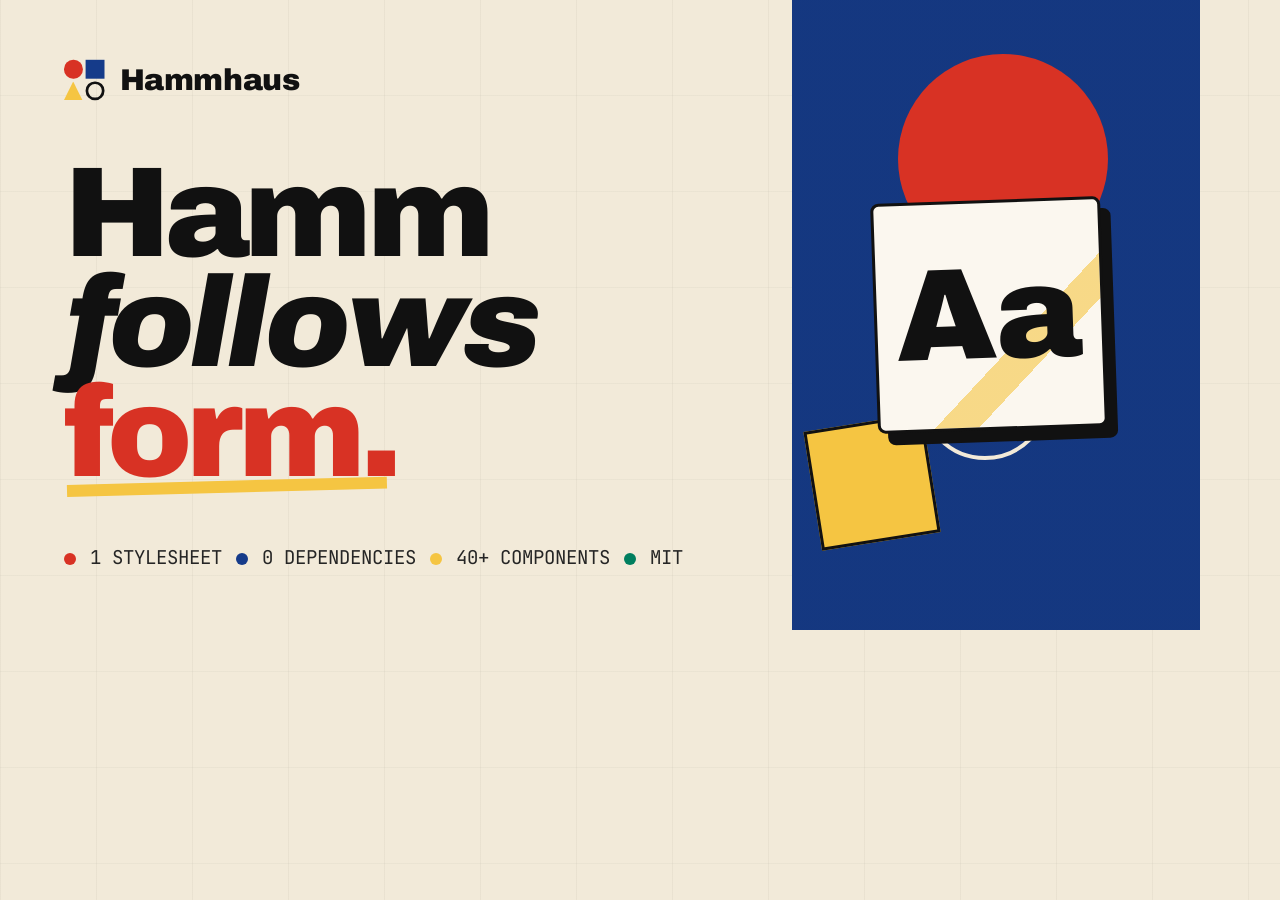
<file: og-image.html>
<!doctype html>
<!--
  Generator for og-image.png, the social share card (Open Graph / Twitter /
  LinkedIn). It composes the card from hammhaus.css tokens so it always
  matches the brand. To regenerate: open this file in a browser at exactly
  1200x630 and screenshot the viewport (or use any headless browser).
-->
<html lang="en" data-hh-theme="light">
  <head>
    <meta charset="utf-8">
    <title>Hammhaus share card</title>
    <link rel="preconnect" href="https://fonts.googleapis.com">
    <link rel="preconnect" href="https://fonts.gstatic.com" crossorigin>
    <link
      rel="stylesheet"
      href="https://fonts.googleapis.com/css2?family=Archivo:ital,wght@0,400;0,500;0,700;0,900;1,900&family=Archivo+Black&family=JetBrains+Mono:wght@400;500;700&display=swap"
    >
    <link rel="stylesheet" href="./hammhaus.css">
    <style>
      html, body {
        width: 1200px;
        height: 630px;
        overflow: hidden;
      }

      .og {
        position: relative;
        width: 1200px;
        height: 630px;
        display: grid;
        grid-template-rows: auto 1fr auto;
        gap: 32px;
        padding: 56px 64px;
        overflow: hidden;
        background:
          linear-gradient(90deg, transparent 0 66%, color-mix(in srgb, var(--hh-blue) 92%, var(--hh-ink)) 66% 100%),
          linear-gradient(90deg, color-mix(in srgb, var(--hh-ink) 4%, transparent) 1px, transparent 1px) 0 0 / 96px 96px,
          linear-gradient(0deg, color-mix(in srgb, var(--hh-ink) 3%, transparent) 1px, transparent 1px) 0 0 / 96px 96px,
          var(--hh-paper);
      }

      .og__brand {
        display: flex;
        align-items: center;
        gap: 16px;
        font-family: var(--hh-font-display);
        font-weight: 900;
        font-size: 30px;
        letter-spacing: var(--hh-tracking-subhead);
      }

      .og__brand .hh-mark {
        transform: scale(1.35);
        transform-origin: left center;
        margin-right: 10px;
      }

      .og__title {
        position: relative;
        z-index: 0; /* contain the em underline's z-index: -1 */
        align-self: center;
        max-width: 720px;
        font-family: var(--hh-font-display);
        font-weight: 900;
        font-size: 128px;
        line-height: 0.86;
        letter-spacing: var(--hh-tracking-hero);
      }

      .og__title em {
        position: relative;
        font-style: normal;
        color: var(--hh-red);
      }

      .og__title i {
        font-style: italic;
        letter-spacing: -0.03em;
      }

      .og__title em::after {
        content: "";
        position: absolute;
        left: 0.02em;
        right: 0.08em;
        bottom: 0.05em;
        height: 0.09em;
        z-index: -1;
        background: var(--hh-yellow);
        transform: rotate(-1.5deg);
        transform-origin: 0 50%;
      }

      .og__meta {
        display: flex;
        align-items: center;
        gap: 14px;
        font-family: var(--hh-font-mono);
        font-size: 19px;
        text-transform: uppercase;
        color: var(--hh-ink-2);
      }

      .og__meta .hh-dot { inline-size: 0.75rem; block-size: 0.75rem; }

      /* Right band furniture, echoing the hero. */
      .og__circle {
        position: absolute;
        top: 54px;
        right: 92px;
        width: 210px;
        aspect-ratio: 1;
        border-radius: 50%;
        background: var(--hh-red);
      }

      .og__square {
        position: absolute;
        right: 268px;
        bottom: 88px;
        width: 120px;
        height: 120px;
        background: var(--hh-yellow);
        border: 3px solid var(--hh-black);
        transform: rotate(-9deg);
      }

      .og__ring {
        position: absolute;
        right: 150px;
        bottom: 170px;
        width: 130px;
        height: 130px;
        border: 4px solid var(--hh-cream);
        border-radius: 50%;
      }

      .og__specimen {
        position: absolute;
        right: 96px;
        top: 200px;
        display: grid;
        place-items: center;
        width: 230px;
        height: 230px;
        background: var(--hh-paper-3);
        border: 3px solid var(--hh-black);
        border-radius: var(--hh-radius);
        box-shadow: 10px 12px 0 var(--hh-black);
        transform: rotate(-2deg);
        font-family: var(--hh-font-display);
        font-weight: 900;
        font-size: 130px;
        color: var(--hh-black);
        background-image: linear-gradient(135deg, transparent 0 62%, color-mix(in srgb, var(--hh-yellow) 60%, transparent) 62% 72%, transparent 72%);
      }
    </style>
  </head>
  <body>
    <div class="og">
      <div class="og__brand">
        <span class="hh-mark" aria-hidden="true"><span></span><span></span></span>
        Hammhaus
      </div>
      <h1 class="og__title">Hamm <i>follows</i> <em>form.</em></h1>
      <div class="og__meta">
        <span class="hh-dot hh-dot--red"></span><span>1 stylesheet</span>
        <span class="hh-dot hh-dot--blue"></span><span>0 dependencies</span>
        <span class="hh-dot hh-dot--yellow"></span><span>40+ components</span>
        <span class="hh-dot hh-dot--green"></span><span>MIT</span>
      </div>
      <span class="og__circle" aria-hidden="true"></span>
      <span class="og__ring" aria-hidden="true"></span>
      <span class="og__square" aria-hidden="true"></span>
      <span class="og__specimen" aria-hidden="true">Aa</span>
    </div>
  </body>
</html>
</file>
<file: hammhaus.css>
/*!
 * Hammhaus v1.3.0
 * Motto: "Hamm follows form"
 * Copyright (c) 2026 Geoffrey Hamm.
 * Released under the MIT License. Use it, ship it, remix it.
 *
 * Dark mode: ships in v1.3. Surfaces follow the OS automatically; force a
 * mode with <html data-hh-theme="dark"> or "light" (any subtree works).
 *
 * Hammhaus is a portable CSS system adapted from Geoffrey Hamm's
 * editorial portfolio stylesheet. It keeps the paper, ink, and spot-color
 * accent language while removing project-specific scene behavior.
 *
 * Fonts: this system expects Archivo + JetBrains Mono. To keep the
 * stylesheet portable and render-blocking-free, the font @import has been
 * removed. Add the following to your <head> (already done in this repo's
 * index.html), or rely on the system-ui fallbacks baked into the tokens:
 *
 *   <link rel="preconnect" href="https://fonts.googleapis.com">
 *   <link rel="preconnect" href="https://fonts.gstatic.com" crossorigin>
 *   <link rel="stylesheet" href="https://fonts.googleapis.com/css2?family=Archivo:wght@400;500;700;900&family=Archivo+Black&family=JetBrains+Mono:wght@400;500;700&display=swap">
 */

/* ==========================================================================
   Tokens
   ========================================================================== */

:root {
  /* Follows the OS by default; force with [data-hh-theme] (see end of block). */
  color-scheme: light dark;

  /* Fixed brand anchors — never shift with theme. Use these for text or
     marks that sit ON a bright/bold fill and must keep contrast in any mode
     (e.g. dark text on yellow, light text on red). */
  --hh-black: #111111;
  --hh-cream: #f2ead9;

  /* Adaptive neutral ramp. light-dark(LIGHT, DARK) flips with color-scheme,
     so page surfaces and default text re-tone automatically in dark mode. */
  --hh-paper:   light-dark(#f2ead9, #17130d);
  --hh-paper-2: light-dark(#e5dbc8, #221b13);
  --hh-paper-3: light-dark(#fbf7ef, #100d08);
  --hh-ink:     light-dark(#111111, #ece3d0);
  --hh-ink-2:   light-dark(#252525, #d8cfbb);
  --hh-muted:   light-dark(#6f675c, #a59c8a);
  --hh-muted-2: light-dark(#9a9082, #82796b);
  --hh-line: color-mix(in srgb, var(--hh-ink) 18%, transparent);
  --hh-line-strong: color-mix(in srgb, var(--hh-ink) 35%, transparent);

  /* Brand hues — fixed across themes. */
  --hh-red: #d83224;
  --hh-blue: #153b8a;
  --hh-yellow: #f5c542;
  --hh-green: #007f5f;
  --hh-plum: #6b3a8e;
  --hh-white: light-dark(#ffffff, #f3ecdb); /* the tone surfaces mix toward to elevate */

  --hh-bg: var(--hh-paper);
  --hh-fg: var(--hh-ink);
  --hh-accent: var(--hh-red);
  --hh-accent-2: var(--hh-blue);
  --hh-accent-3: var(--hh-yellow);
  --hh-focus: var(--hh-yellow);

  --hh-font-display: "Archivo", "Archivo Black", system-ui, sans-serif;
  --hh-font-body: "Archivo", system-ui, -apple-system, sans-serif;
  --hh-font-mono: "JetBrains Mono", "SFMono-Regular", "Cascadia Mono", Consolas, Menlo, monospace;

  --hh-type-hero: 7rem;
  --hh-type-display: 4rem;
  --hh-type-title: 2.6rem;
  --hh-type-section: 2rem;
  --hh-type-subhead: 1.25rem;
  --hh-type-body: 1.0625rem;
  --hh-type-small: 0.875rem;
  --hh-type-micro: 0.75rem;

  --hh-leading-hero: 0.85;
  --hh-leading-tight: 0.95;
  --hh-leading-title: 1.05;
  --hh-leading-snug: 1.35;
  --hh-leading-lede: 1.65;
  --hh-leading-body: 1.62;

  /* Display tracking. Heavy Archivo spaces loose at large sizes, so display
     type is pulled in with negative letter-spacing; bigger tier, tighter set.
     Body/mono stay at the font's natural spacing. */
  --hh-tracking-hero: -0.045em;
  --hh-tracking-display: -0.035em;
  --hh-tracking-title: -0.025em;
  --hh-tracking-section: -0.02em;
  --hh-tracking-subhead: -0.015em;

  --hh-space-1: 0.25rem;
  --hh-space-2: 0.5rem;
  --hh-space-3: 0.75rem;
  --hh-space-4: 1rem;
  --hh-space-5: 1.5rem;
  --hh-space-6: 2rem;
  --hh-space-7: 3rem;
  --hh-space-8: 4rem;
  --hh-space-9: 6rem;

  --hh-container: 1180px;
  --hh-container-wide: 1480px;
  --hh-gutter: 1.5rem;
  --hh-scroll-padding: 5.5rem;
  --hh-radius: 8px;
  --hh-radius-sm: 4px;
  --hh-radius-pill: 999px;
  --hh-shadow-hard: 8px 10px 0 var(--hh-ink);
  --hh-shadow-soft: 0 18px 44px color-mix(in srgb, var(--hh-ink) 16%, transparent);
  --hh-ease: cubic-bezier(0.2, 0.8, 0.2, 1);
}

/* Theme control.
   - Default: the ramp follows the operating system (prefers-color-scheme).
   - Force a mode anywhere by setting an attribute, e.g.
       <html data-hh-theme="dark">   or   <html data-hh-theme="light">
   Scope it to a subtree to mix themes on one page. */
:root[data-hh-theme="light"],
[data-hh-theme="light"] { color-scheme: light; }
:root[data-hh-theme="dark"],
[data-hh-theme="dark"] { color-scheme: dark; }

/* Graceful degradation: browsers without light-dark() fall back to light. */
@supports not (color: light-dark(#000, #fff)) {
  :root {
    --hh-paper: #f2ead9;
    --hh-paper-2: #e5dbc8;
    --hh-paper-3: #fbf7ef;
    --hh-ink: #111111;
    --hh-ink-2: #252525;
    --hh-muted: #6f675c;
    --hh-muted-2: #9a9082;
    --hh-white: #ffffff;
  }
}

@media (max-width: 900px) {
  :root {
    --hh-type-hero: 5rem;
    --hh-type-display: 3.25rem;
    --hh-type-title: 2.1rem;
    --hh-gutter: 1.25rem;
  }
}

@media (max-width: 560px) {
  :root {
    --hh-type-hero: 3.25rem;
    --hh-type-display: 2.35rem;
    --hh-type-title: 1.8rem;
    --hh-type-section: 1.55rem;
    --hh-gutter: 1rem;
  }
}

/* ==========================================================================
   Base & reset
   ========================================================================== */

*,
*::before,
*::after {
  box-sizing: border-box;
}

html {
  scroll-behavior: smooth;
  /* Keep in-page anchor targets clear of a sticky header. */
  scroll-padding-top: var(--hh-scroll-padding);
  -webkit-text-size-adjust: 100%;
  text-size-adjust: 100%;
}

body {
  margin: 0;
  min-height: 100vh;
  min-height: 100dvh;
  font-family: var(--hh-font-body);
  font-size: var(--hh-type-body);
  line-height: var(--hh-leading-body);
  color: var(--hh-fg);
  background:
    linear-gradient(90deg, color-mix(in srgb, var(--hh-ink) 4%, transparent) 1px, transparent 1px) 0 0 / 96px 96px,
    linear-gradient(0deg, color-mix(in srgb, var(--hh-ink) 3%, transparent) 1px, transparent 1px) 0 0 / 96px 96px,
    var(--hh-bg);
  -webkit-font-smoothing: antialiased;
  font-kerning: normal;
  font-feature-settings: "kern" 1;
  text-rendering: optimizeLegibility;
}

h1,
h2,
h3,
h4,
p,
figure,
blockquote,
dl,
dd {
  margin: 0;
}

img,
svg,
video,
canvas {
  display: block;
  max-width: 100%;
}

button,
input,
textarea,
select {
  font: inherit;
}

button,
summary,
a {
  touch-action: manipulation;
}

a {
  color: inherit;
  text-decoration-color: color-mix(in srgb, currentColor 32%, transparent);
  text-decoration-thickness: 1px;
  text-underline-offset: 0.18em;
}

a:hover {
  text-decoration-color: currentColor;
}

::selection {
  color: var(--hh-black);
  background: var(--hh-yellow);
}

:focus-visible {
  outline: 3px solid var(--hh-focus);
  outline-offset: 3px;
}

/* ==========================================================================
   Layout: containers, sections, primitives
   ========================================================================== */

.hh-container {
  width: min(100% - (var(--hh-gutter) * 2), var(--hh-container));
  margin-inline: auto;
}

.hh-container--wide {
  width: min(100% - (var(--hh-gutter) * 2), var(--hh-container-wide));
  margin-inline: auto;
}

.hh-section {
  padding-block: var(--hh-space-8);
  background: var(--hh-bg);
  color: var(--hh-fg);
}

.hh-section--compact {
  padding-block: var(--hh-space-6);
}

.hh-section--paper {
  --hh-bg: var(--hh-paper);
  --hh-fg: var(--hh-ink);
  --hh-accent: var(--hh-red);
  background: var(--hh-bg);
  color: var(--hh-fg);
}

.hh-section--white {
  --hh-bg: var(--hh-paper-3);
  --hh-fg: var(--hh-ink);
  --hh-accent: var(--hh-blue);
  background: var(--hh-bg);
  color: var(--hh-fg);
}

/* Bold brand sections keep fixed light text + a yellow focus ring in any
   theme, since their fill colour doesn't change. */
.hh-section--blue,
.hh-section--red {
  --hh-fg: var(--hh-cream);
  --hh-accent: var(--hh-yellow);
  --hh-focus: var(--hh-yellow);
  --hh-line: color-mix(in srgb, var(--hh-cream) 18%, transparent);
  --hh-line-strong: color-mix(in srgb, var(--hh-cream) 35%, transparent);
  background: var(--hh-bg);
  color: var(--hh-fg);
}

.hh-section--blue { --hh-bg: var(--hh-blue); }
.hh-section--red { --hh-bg: var(--hh-red); }

/* The ink section is an adaptive neutral: a dark band in light mode, and a
   bright "spotlight" panel in dark mode (ink/paper invert with the theme). */
.hh-section--ink {
  --hh-bg: var(--hh-ink);
  --hh-fg: var(--hh-paper);
  --hh-accent: var(--hh-yellow);
  --hh-focus: var(--hh-yellow);
  --hh-line: color-mix(in srgb, var(--hh-paper) 18%, transparent);
  --hh-line-strong: color-mix(in srgb, var(--hh-paper) 35%, transparent);
  background: var(--hh-bg);
  color: var(--hh-fg);
}

.hh-section--yellow {
  --hh-bg: var(--hh-yellow);
  --hh-fg: var(--hh-black);
  --hh-accent: var(--hh-red);
  --hh-focus: var(--hh-black); /* yellow-on-yellow would be invisible */
  background: var(--hh-bg);
  color: var(--hh-fg);
}

.hh-stack {
  display: flex;
  flex-direction: column;
  gap: var(--hh-stack-gap, var(--hh-space-5));
}

.hh-cluster {
  display: flex;
  flex-wrap: wrap;
  align-items: center;
  gap: var(--hh-cluster-gap, var(--hh-space-3));
}

.hh-grid {
  display: grid;
  grid-template-columns: repeat(auto-fit, minmax(min(100%, var(--hh-grid-min, 15rem)), 1fr));
  gap: var(--hh-grid-gap, var(--hh-space-5));
}

.hh-split {
  display: grid;
  grid-template-columns: minmax(0, 1fr) minmax(min(18rem, 100%), 0.8fr);
  gap: var(--hh-space-7);
  align-items: center;
}

/* Grid items default to min-width:auto, which lets a wide child (a long code
   line, an unbreakable URL) blow past the viewport. Let them shrink so any
   inner overflow:auto can scroll instead. */
.hh-split > * {
  min-width: 0;
}

@media (max-width: 860px) {
  .hh-split {
    grid-template-columns: minmax(0, 1fr);
  }
}

/* ==========================================================================
   Typography
   ========================================================================== */

.hh-kicker,
.hh-label,
.hh-mono {
  font-family: var(--hh-font-mono);
  font-size: var(--hh-type-micro);
  line-height: 1.4;
  text-transform: uppercase;
}

.hh-kicker {
  display: inline-flex;
  align-items: center;
  gap: var(--hh-space-2);
  color: color-mix(in srgb, currentColor 70%, var(--hh-bg));
  font-weight: 700;
}

.hh-kicker::before {
  content: "";
  width: 0.75rem;
  height: 0.75rem;
  background: var(--hh-accent);
  border-radius: 50%;
}

.hh-label {
  display: block;
  margin-block-end: var(--hh-space-2);
  color: color-mix(in srgb, currentColor 66%, var(--hh-bg));
  font-weight: 700;
}

/* Shared display-type face. Each rule below sets only its own size/leading. */
.hh-display,
.hh-title,
.hh-section-title,
.hh-brand,
.hh-hero__title {
  font-family: var(--hh-font-display);
  font-weight: 900;
  font-kerning: normal;
  font-feature-settings: "kern" 1;
  text-wrap: balance;
}

.hh-display {
  font-size: var(--hh-type-display);
  line-height: var(--hh-leading-tight);
  letter-spacing: var(--hh-tracking-display);
}

.hh-title {
  font-size: var(--hh-type-title);
  line-height: var(--hh-leading-title);
  letter-spacing: var(--hh-tracking-title);
}

.hh-section-title {
  font-size: var(--hh-type-section);
  line-height: var(--hh-leading-title);
  letter-spacing: var(--hh-tracking-section);
}

.hh-subhead {
  font-size: var(--hh-type-subhead);
  line-height: var(--hh-leading-snug);
  letter-spacing: var(--hh-tracking-subhead);
  font-weight: 800;
  text-wrap: balance;
}

.hh-lede {
  max-width: 62ch;
  font-size: 1.15rem;
  line-height: var(--hh-leading-lede);
  color: color-mix(in srgb, currentColor 78%, var(--hh-bg));
}

.hh-prose {
  max-width: 72ch;
}

.hh-prose > * + * {
  margin-block-start: var(--hh-space-4);
}

.hh-prose h2,
.hh-prose h3 {
  margin-block-start: var(--hh-space-6);
}

.hh-prose code,
.hh-code {
  font-family: var(--hh-font-mono);
  font-size: 0.92em;
  color: var(--hh-fg);
  background: color-mix(in srgb, currentColor 8%, transparent);
  border: 1px solid var(--hh-line);
  border-radius: var(--hh-radius-sm);
  padding: 0.12em 0.35em;
}

.hh-code-block {
  max-width: 100%;
  overflow: auto;
  margin: 0;
  padding: var(--hh-space-5);
  font-family: var(--hh-font-mono);
  font-size: var(--hh-type-small);
  line-height: 1.65;
  background: var(--hh-ink);
  color: var(--hh-paper);
  border-left: 4px solid var(--hh-accent);
  border-radius: var(--hh-radius);
}

/* Scrollable panels get a slim, surface-matched scrollbar instead of the
   platform default, which glares on the ink code block. */
.hh-code-block {
  scrollbar-width: thin;
  scrollbar-color: color-mix(in srgb, var(--hh-paper) 35%, transparent) transparent;
}

.hh-table-wrap {
  scrollbar-width: thin;
  scrollbar-color: color-mix(in srgb, currentColor 30%, transparent) transparent;
}

.hh-code-block::-webkit-scrollbar,
.hh-table-wrap::-webkit-scrollbar {
  inline-size: 8px;
  block-size: 8px;
}

.hh-code-block::-webkit-scrollbar-track,
.hh-table-wrap::-webkit-scrollbar-track {
  background: transparent;
}

.hh-code-block::-webkit-scrollbar-thumb {
  background: color-mix(in srgb, var(--hh-paper) 35%, transparent);
  border-radius: var(--hh-radius-pill);
}

.hh-table-wrap::-webkit-scrollbar-thumb {
  background: color-mix(in srgb, currentColor 30%, transparent);
  border-radius: var(--hh-radius-pill);
}

.hh-rule {
  display: block;
  height: 1px;
  background: var(--hh-line-strong);
}

.hh-accent {
  color: var(--hh-accent);
}

.hh-underline {
  background: linear-gradient(to top, var(--hh-accent) 0 0.22em, transparent 0.22em);
  padding-inline: 0.05em;
}

.hh-muted {
  color: color-mix(in srgb, currentColor 62%, var(--hh-bg));
}

/* ==========================================================================
   Navigation & brand
   ========================================================================== */

.hh-nav {
  position: sticky;
  top: 0;
  z-index: 20;
  border-bottom: 1px solid var(--hh-line);
  background: color-mix(in srgb, var(--hh-bg) 92%, transparent);
  color: var(--hh-fg);
  -webkit-backdrop-filter: blur(18px);
  backdrop-filter: blur(18px);
}

.hh-nav__inner {
  display: flex;
  align-items: center;
  justify-content: space-between;
  gap: var(--hh-space-5);
  min-height: 4.5rem;
}

.hh-brand {
  display: inline-flex;
  align-items: center;
  gap: var(--hh-space-3);
  font-size: 1.05rem;
  line-height: 1;
  text-decoration: none;
}

.hh-mark {
  position: relative;
  display: inline-grid;
  grid-template-columns: repeat(2, 0.85rem);
  grid-template-rows: repeat(2, 0.85rem);
  gap: 0.16rem;
  inline-size: 1.86rem;
  block-size: 1.86rem;
  flex: 0 0 auto;
}

.hh-mark::before,
.hh-mark::after,
.hh-mark span {
  content: "";
  display: block;
}

.hh-mark::before {
  grid-column: 1;
  grid-row: 1;
  background: var(--hh-red);
  border-radius: 50%;
}

.hh-mark::after {
  grid-column: 2;
  grid-row: 1;
  background: var(--hh-blue);
}

.hh-mark span:first-child {
  grid-column: 1;
  grid-row: 2;
  background: var(--hh-yellow);
  clip-path: polygon(50% 0, 100% 100%, 0 100%);
}

.hh-mark span:last-child {
  grid-column: 2;
  grid-row: 2;
  border: 2px solid currentColor;
  border-radius: 50%;
}

.hh-nav__links {
  display: flex;
  align-items: center;
  gap: var(--hh-space-4);
  font-size: var(--hh-type-small);
}

.hh-nav__links a {
  text-decoration: none;
  color: color-mix(in srgb, currentColor 78%, var(--hh-bg));
}

.hh-nav__links a:hover {
  color: currentColor;
}

/* ==========================================================================
   Custom cursor (opt-in via body.hh-cursor-enabled)
   ========================================================================== */

@media (hover: hover) and (pointer: fine) {
  body.hh-cursor-enabled,
  body.hh-cursor-enabled * {
    cursor: none;
  }
}

.hh-cursor {
  --hh-cursor-x: 50vw;
  --hh-cursor-y: 50vh;
  position: fixed;
  left: 0;
  top: 0;
  z-index: 10000;
  width: 0;
  height: 0;
  /* White + difference blend = the cursor inverts against whatever is
     behind it, so it stays visible on ink, paper, red, yellow — any
     surface. No JS needed for the color; only position is scripted. */
  color: var(--hh-white);
  mix-blend-mode: difference;
  pointer-events: none;
  transform: translate3d(var(--hh-cursor-x), var(--hh-cursor-y), 0);
  transition: opacity 160ms var(--hh-ease);
}

/* If a browser can't blend, fall back to a solid ink cursor. */
@supports not (mix-blend-mode: difference) {
  .hh-cursor { color: var(--hh-ink); mix-blend-mode: normal; }
}

.hh-cursor__dot,
.hh-cursor__ring {
  position: absolute;
  left: 0;
  top: 0;
  border-radius: 50%;
  transform: translate(-50%, -50%);
}

.hh-cursor__dot {
  width: 0.55rem;
  height: 0.55rem;
  background: currentColor;
}

.hh-cursor__ring {
  width: 3rem;
  height: 3rem;
  border: 2px solid currentColor;
  transition:
    width 220ms var(--hh-ease),
    height 220ms var(--hh-ease),
    opacity 220ms var(--hh-ease);
}

.hh-cursor.is-hover .hh-cursor__ring {
  width: 4.25rem;
  height: 4.25rem;
  opacity: 0.72;
}

@media (hover: none), (pointer: coarse) {
  .hh-cursor {
    display: none;
  }
}

@media (max-width: 700px) {
  .hh-cursor {
    display: none;
  }

  body.hh-cursor-enabled,
  body.hh-cursor-enabled * {
    cursor: auto;
  }

  body.hh-cursor-enabled a,
  body.hh-cursor-enabled button,
  body.hh-cursor-enabled summary,
  body.hh-cursor-enabled [role="button"] {
    cursor: pointer;
  }
}

@media (max-width: 760px) {
  .hh-nav__inner {
    align-items: flex-start;
    flex-direction: column;
    padding-block: var(--hh-space-4);
  }

  .hh-nav__links {
    width: 100%;
    overflow-x: auto;
    /* overflow-x:auto computes the cross axis to auto as well, which makes
       the strip scroll vertically by whatever pokes past the content box.
       Pin it so the row only ever travels left/right, and stop the swipe
       from chaining to the page (or Safari's back gesture) at the ends. */
    overflow-y: hidden;
    overscroll-behavior-x: contain;
    padding-block-end: var(--hh-space-2);
    scrollbar-width: thin;
    scrollbar-color: color-mix(in srgb, currentColor 25%, transparent) transparent;
  }

  .hh-nav__links::-webkit-scrollbar {
    block-size: 4px;
  }

  .hh-nav__links::-webkit-scrollbar-track {
    background: transparent;
  }

  .hh-nav__links::-webkit-scrollbar-thumb {
    background: color-mix(in srgb, currentColor 25%, transparent);
    border-radius: var(--hh-radius-pill);
  }
}

/* ==========================================================================
   Hero
   ========================================================================== */

.hh-hero {
  position: relative;
  min-height: 92vh;
  min-height: 92dvh;
  display: grid;
  align-items: end;
  overflow: hidden;
  padding-block: var(--hh-space-9) var(--hh-space-7);
  background:
    linear-gradient(90deg, transparent 0 72%, color-mix(in srgb, var(--hh-blue) 94%, var(--hh-ink)) 72% 100%),
    var(--hh-bg);
  color: var(--hh-fg);
}

.hh-hero::before {
  content: "";
  position: absolute;
  top: 6rem;
  right: 8%;
  width: 13rem;
  aspect-ratio: 1;
  border-radius: 50%;
  background: var(--hh-red);
}

.hh-hero::after {
  content: "";
  position: absolute;
  right: 20%;
  bottom: 8%;
  width: 9rem;
  height: 9rem;
  background: var(--hh-yellow);
  transform: rotate(-8deg);
}

.hh-hero__inner {
  position: relative;
  z-index: 1;
  display: grid;
  grid-template-columns: minmax(0, 1fr) minmax(18rem, 0.72fr);
  gap: var(--hh-space-7);
  align-items: end;
}

.hh-hero__title {
  max-width: 10ch;
  font-size: var(--hh-type-hero);
  line-height: var(--hh-leading-hero);
  letter-spacing: var(--hh-tracking-hero);
}

.hh-hero__motto {
  display: inline-flex;
  margin-block-start: var(--hh-space-5);
  padding: var(--hh-space-2) var(--hh-space-3);
  background: var(--hh-yellow);
  color: var(--hh-black);
  border: 1px solid var(--hh-black);
  border-radius: var(--hh-radius-sm);
  font-family: var(--hh-font-mono);
  font-size: var(--hh-type-small);
}

.hh-hero__panel {
  display: grid;
  gap: var(--hh-space-4);
  align-self: stretch;
  min-height: 25rem;
  padding: var(--hh-space-5);
  color: var(--hh-paper);
  background: var(--hh-ink);
  border: 1px solid color-mix(in srgb, var(--hh-paper) 22%, transparent);
  border-radius: var(--hh-radius);
}

@media (max-width: 920px) {
  .hh-hero {
    min-height: auto;
    background: var(--hh-bg);
  }

  .hh-hero::before,
  .hh-hero::after {
    opacity: 0.45;
  }

  .hh-hero__inner {
    grid-template-columns: 1fr;
  }
}

/* ==========================================================================
   Buttons
   ========================================================================== */

.hh-button {
  --hh-button-bg: transparent;
  --hh-button-fg: currentColor;
  --hh-button-border: currentColor;
  display: inline-flex;
  align-items: center;
  justify-content: center;
  gap: var(--hh-space-2);
  min-height: 2.85rem;
  padding: 0.72rem 1.1rem;
  color: var(--hh-button-fg);
  background: var(--hh-button-bg);
  border: 1.5px solid var(--hh-button-border);
  border-radius: var(--hh-radius-pill);
  font-weight: 800;
  line-height: 1;
  text-decoration: none;
  cursor: pointer;
  transition:
    color 180ms var(--hh-ease),
    background-color 180ms var(--hh-ease),
    border-color 180ms var(--hh-ease),
    transform 180ms var(--hh-ease),
    box-shadow 180ms var(--hh-ease);
}

.hh-button:hover {
  transform: translateY(-2px);
  box-shadow: 4px 5px 0 color-mix(in srgb, currentColor 95%, transparent);
  text-decoration: none;
}

.hh-button:active {
  transform: translateY(0);
  box-shadow: 0 0 0 transparent;
}

.hh-button svg {
  inline-size: 1.1rem;
  block-size: 1.1rem;
  flex: 0 0 auto;
}

.hh-button--primary {
  --hh-button-bg: var(--hh-ink);
  --hh-button-fg: var(--hh-paper);
  --hh-button-border: var(--hh-ink);
}

.hh-button--primary:hover {
  --hh-button-bg: var(--hh-red);
  --hh-button-border: var(--hh-red);
}

.hh-button--blue {
  --hh-button-bg: var(--hh-blue);
  --hh-button-fg: var(--hh-cream);
  --hh-button-border: var(--hh-blue);
}

.hh-button--yellow {
  --hh-button-bg: var(--hh-yellow);
  --hh-button-fg: var(--hh-black);
  --hh-button-border: var(--hh-black);
}

.hh-button--ghost {
  --hh-button-bg: transparent;
  --hh-button-fg: currentColor;
  --hh-button-border: color-mix(in srgb, currentColor 48%, transparent);
}

.hh-button--small {
  min-height: 2.25rem;
  padding: 0.52rem 0.9rem;
  font-size: var(--hh-type-small);
}

.hh-button--large {
  min-height: 3.35rem;
  padding: 0.9rem 1.35rem;
  font-size: 1.08rem;
}

.hh-button--block {
  width: 100%;
}

.hh-button[disabled],
.hh-button[aria-disabled="true"] {
  opacity: 0.55;
  pointer-events: none;
}

.hh-icon-button {
  display: inline-grid;
  place-items: center;
  inline-size: 2.75rem;
  block-size: 2.75rem;
  color: currentColor;
  background: transparent;
  border: 1.5px solid color-mix(in srgb, currentColor 45%, transparent);
  border-radius: 50%;
  cursor: pointer;
  transition: background-color 180ms var(--hh-ease), transform 180ms var(--hh-ease);
}

.hh-icon-button:hover {
  background: color-mix(in srgb, currentColor 9%, transparent);
  transform: translateY(-2px);
}

/* ==========================================================================
   Cards
   ========================================================================== */

.hh-card {
  position: relative;
  display: flex;
  flex-direction: column;
  gap: var(--hh-space-4);
  padding: var(--hh-space-5);
  background: color-mix(in srgb, var(--hh-bg) 92%, var(--hh-white));
  border: 1px solid var(--hh-line);
  border-top: 4px solid var(--hh-accent);
  border-radius: var(--hh-radius);
  color: var(--hh-fg);
}

.hh-card--raised {
  box-shadow: var(--hh-shadow-soft);
}

.hh-card--hard {
  border-color: var(--hh-ink);
  box-shadow: var(--hh-shadow-hard);
}

.hh-card--inverse {
  --hh-bg: var(--hh-ink);
  --hh-fg: var(--hh-paper);
  --hh-accent: var(--hh-yellow);
  --hh-line: color-mix(in srgb, var(--hh-paper) 22%, transparent);
  background: var(--hh-bg);
  color: var(--hh-fg);
}

.hh-card__media {
  display: grid;
  place-items: center;
  min-height: 10rem;
  margin: calc(var(--hh-space-5) * -1) calc(var(--hh-space-5) * -1) 0;
  /* The media bleeds to the card's padding box, whose corner curve is the
     outer radius minus the border widths (1px sides, 4px accent top).
     Matching it exactly stops card background peeking out at the corners. */
  border-radius:
    max(0px, calc(var(--hh-radius) - 1px)) max(0px, calc(var(--hh-radius) - 1px)) 0 0 /
    max(0px, calc(var(--hh-radius) - 4px)) max(0px, calc(var(--hh-radius) - 4px)) 0 0;
  overflow: hidden;
  background:
    linear-gradient(135deg, var(--hh-red) 0 32%, transparent 32%),
    linear-gradient(45deg, var(--hh-yellow) 0 26%, transparent 26%),
    var(--hh-blue);
}

/* ==========================================================================
   Badges, chips & dots
   ========================================================================== */

.hh-badge,
.hh-chip {
  display: inline-flex;
  align-items: center;
  gap: 0.42rem;
  width: fit-content;
  min-height: 1.75rem;
  padding: 0.25rem 0.65rem;
  font-size: var(--hh-type-small);
  font-weight: 800;
  line-height: 1;
  border: 1px solid var(--hh-line-strong);
  border-radius: var(--hh-radius-pill);
}

.hh-badge {
  background: var(--hh-yellow);
  color: var(--hh-black);
  border-color: var(--hh-black);
}

.hh-badge--red {
  background: var(--hh-red);
  color: var(--hh-cream);
}

.hh-badge--blue {
  background: var(--hh-blue);
  color: var(--hh-cream);
}

.hh-chip {
  background: color-mix(in srgb, currentColor 7%, transparent);
  color: currentColor;
}

.hh-dot {
  display: inline-block;
  inline-size: 0.62rem;
  block-size: 0.62rem;
  border-radius: 50%;
  background: var(--hh-accent);
  flex: 0 0 auto;
}

.hh-dot--red { background: var(--hh-red); }
.hh-dot--blue { background: var(--hh-blue); }
.hh-dot--yellow { background: var(--hh-yellow); }
.hh-dot--green { background: var(--hh-green); }
.hh-dot--plum { background: var(--hh-plum); }

/* ==========================================================================
   Forms
   ========================================================================== */

.hh-form {
  display: grid;
  gap: var(--hh-space-5);
}

.hh-field {
  display: grid;
  gap: var(--hh-space-2);
}

.hh-input,
.hh-select,
.hh-textarea {
  width: 100%;
  min-height: 3rem;
  padding: 0.78rem 0.9rem;
  color: var(--hh-fg);
  background: color-mix(in srgb, var(--hh-bg) 88%, var(--hh-white));
  border: 1.5px solid var(--hh-line-strong);
  border-radius: var(--hh-radius-sm);
  transition: border-color 180ms var(--hh-ease), box-shadow 180ms var(--hh-ease), background-color 180ms var(--hh-ease);
}

.hh-input:hover,
.hh-select:hover,
.hh-textarea:hover {
  border-color: currentColor;
}

.hh-input:focus,
.hh-select:focus,
.hh-textarea:focus {
  outline: none;
  border-color: var(--hh-accent);
  box-shadow: 0 0 0 4px color-mix(in srgb, var(--hh-accent) 22%, transparent);
  background: var(--hh-paper-3);
}

.hh-input::placeholder,
.hh-textarea::placeholder {
  color: color-mix(in srgb, currentColor 44%, var(--hh-bg));
}

.hh-select {
  appearance: none;
  background-image:
    linear-gradient(45deg, transparent 50%, currentColor 50%),
    linear-gradient(135deg, currentColor 50%, transparent 50%);
  background-position:
    calc(100% - 1.1rem) 1.3rem,
    calc(100% - 0.75rem) 1.3rem;
  background-size: 0.35rem 0.35rem, 0.35rem 0.35rem;
  background-repeat: no-repeat;
  padding-inline-end: 2.4rem;
}

.hh-textarea {
  min-height: 8rem;
  resize: vertical;
}

.hh-help {
  font-size: var(--hh-type-small);
  color: color-mix(in srgb, currentColor 62%, var(--hh-bg));
}

.hh-field--error .hh-input,
.hh-field--error .hh-select,
.hh-field--error .hh-textarea {
  border-color: var(--hh-red);
  box-shadow: 0 0 0 4px color-mix(in srgb, var(--hh-red) 18%, transparent);
}

.hh-field--success .hh-input,
.hh-field--success .hh-select,
.hh-field--success .hh-textarea {
  border-color: var(--hh-green);
  box-shadow: 0 0 0 4px color-mix(in srgb, var(--hh-green) 18%, transparent);
}

.hh-check,
.hh-radio {
  display: flex;
  align-items: flex-start;
  gap: var(--hh-space-3);
  cursor: pointer;
}

.hh-check input,
.hh-radio input {
  flex: 0 0 auto;
  inline-size: 1.25rem;
  block-size: 1.25rem;
  margin: 0.12rem 0 0;
  accent-color: var(--hh-accent);
}

.hh-switch {
  --hh-switch-size: 1.5rem;
  display: inline-flex;
  align-items: center;
  gap: var(--hh-space-3);
  cursor: pointer;
}

.hh-switch input {
  position: absolute;
  opacity: 0;
  inline-size: 1px;
  block-size: 1px;
}

.hh-switch__track {
  position: relative;
  inline-size: 3rem;
  block-size: var(--hh-switch-size);
  border: 1.5px solid currentColor;
  border-radius: var(--hh-radius-pill);
  background: color-mix(in srgb, currentColor 10%, transparent);
}

.hh-switch__track::before {
  content: "";
  position: absolute;
  /* Center the knob in the track's content box; a fixed offset would sit
     it low because the track's border eats into the inner height. */
  inset-block-start: calc(50% - (var(--hh-switch-size) - 0.36rem) / 2);
  inset-inline-start: 0.18rem;
  inline-size: calc(var(--hh-switch-size) - 0.36rem);
  block-size: calc(var(--hh-switch-size) - 0.36rem);
  border-radius: 50%;
  background: currentColor;
  transition: transform 180ms var(--hh-ease), background-color 180ms var(--hh-ease);
}

.hh-switch input:checked + .hh-switch__track {
  background: var(--hh-yellow);
}

.hh-switch input:checked + .hh-switch__track::before {
  background: var(--hh-black);
  transform: translateX(1.5rem);
}

/* The switch input is visually hidden, so keyboard focus must surface on
   the track instead. */
.hh-switch input:focus-visible + .hh-switch__track {
  outline: 3px solid var(--hh-focus);
  outline-offset: 3px;
}

.hh-range {
  appearance: none;
  -webkit-appearance: none;
  width: 100%;
  height: 1.4rem;
  margin: 0;
  background: transparent;
  cursor: pointer;
}

.hh-range::-webkit-slider-runnable-track {
  height: 4px;
  border-radius: var(--hh-radius-pill);
  background: color-mix(in srgb, currentColor 26%, transparent);
}

.hh-range::-moz-range-track {
  height: 4px;
  border-radius: var(--hh-radius-pill);
  background: color-mix(in srgb, currentColor 26%, transparent);
}

.hh-range::-webkit-slider-thumb {
  -webkit-appearance: none;
  appearance: none;
  width: 1.2rem;
  height: 1.2rem;
  margin-top: calc((4px - 1.2rem) / 2);
  border-radius: 50%;
  background: var(--hh-accent);
  border: 2px solid var(--hh-fg);
  transition: transform 160ms var(--hh-ease);
}

.hh-range::-moz-range-thumb {
  width: 1.2rem;
  height: 1.2rem;
  border-radius: 50%;
  background: var(--hh-accent);
  border: 2px solid var(--hh-fg);
  transition: transform 160ms var(--hh-ease);
}

.hh-range:hover::-webkit-slider-thumb { transform: scale(1.18); }
.hh-range:hover::-moz-range-thumb { transform: scale(1.18); }

/* ==========================================================================
   Feedback: alerts, stats, progress
   ========================================================================== */

.hh-alert {
  display: grid;
  grid-template-columns: auto 1fr;
  gap: var(--hh-space-3);
  padding: var(--hh-space-4);
  border: 1px solid var(--hh-line-strong);
  border-left: 5px solid var(--hh-accent);
  border-radius: var(--hh-radius);
  background: color-mix(in srgb, var(--hh-bg) 88%, var(--hh-white));
}

.hh-alert--success { --hh-accent: var(--hh-green); }
.hh-alert--warning { --hh-accent: var(--hh-yellow); }
.hh-alert--danger { --hh-accent: var(--hh-red); }
.hh-alert--info { --hh-accent: var(--hh-blue); }

.hh-stat-grid {
  display: grid;
  grid-template-columns: repeat(auto-fit, minmax(min(100%, 12rem), 1fr));
  border-top: 1px solid var(--hh-line-strong);
  border-left: 1px solid var(--hh-line-strong);
}

.hh-stat {
  display: grid;
  gap: var(--hh-space-2);
  min-height: 9rem;
  padding: var(--hh-space-5);
  border-right: 1px solid var(--hh-line-strong);
  border-bottom: 1px solid var(--hh-line-strong);
  background: color-mix(in srgb, var(--hh-bg) 90%, var(--hh-white));
}

.hh-stat__value {
  font-family: var(--hh-font-display);
  font-size: 2.6rem;
  line-height: 1;
}

.hh-stat__label {
  font-size: var(--hh-type-small);
  color: color-mix(in srgb, currentColor 64%, var(--hh-bg));
}

/* ==========================================================================
   Navigation widgets: tabs, segmented, toolbar
   ========================================================================== */

.hh-tabs,
.hh-segmented {
  display: flex;
  flex-wrap: wrap;
  width: fit-content;
  padding: 0.25rem;
  gap: 0.25rem;
  border: 1px solid var(--hh-line-strong);
  border-radius: var(--hh-radius-pill);
  background: color-mix(in srgb, currentColor 7%, transparent);
}

.hh-tab,
.hh-segment {
  display: inline-flex;
  align-items: center;
  justify-content: center;
  min-height: 2.15rem;
  padding: 0.4rem 0.85rem;
  border: 0;
  border-radius: var(--hh-radius-pill);
  color: currentColor;
  background: transparent;
  font-weight: 800;
  line-height: 1;
  text-decoration: none;
  cursor: pointer;
}

.hh-tab[aria-selected="true"],
.hh-segment[aria-pressed="true"] {
  background: var(--hh-ink);
  color: var(--hh-paper);
}

.hh-progress {
  display: grid;
  gap: var(--hh-space-2);
}

.hh-progress__track {
  overflow: hidden;
  block-size: 0.75rem;
  border: 1px solid var(--hh-line-strong);
  border-radius: var(--hh-radius-pill);
  background: color-mix(in srgb, currentColor 9%, transparent);
}

.hh-progress__bar {
  display: block;
  block-size: 100%;
  inline-size: var(--hh-progress, 50%);
  background: var(--hh-accent);
  transition: inline-size 280ms var(--hh-ease);
}

/* ==========================================================================
   Data display: tables, timeline, accordion
   ========================================================================== */

.hh-table-wrap {
  max-width: 100%;
  overflow-x: auto;
  border: 1px solid var(--hh-line-strong);
  border-radius: var(--hh-radius);
  background: color-mix(in srgb, var(--hh-bg) 88%, var(--hh-white));
}

.hh-table {
  width: 100%;
  border-collapse: collapse;
  min-width: 42rem;
}

.hh-table th,
.hh-table td {
  padding: 0.95rem 1rem;
  text-align: left;
  border-bottom: 1px solid var(--hh-line);
}

.hh-table th {
  font-family: var(--hh-font-mono);
  font-size: var(--hh-type-micro);
  text-transform: uppercase;
  color: color-mix(in srgb, currentColor 62%, var(--hh-bg));
  background: color-mix(in srgb, currentColor 6%, transparent);
}

.hh-table tr:last-child td {
  border-bottom: 0;
}

.hh-table tbody tr:hover td {
  background: color-mix(in srgb, currentColor 4%, transparent);
}

.hh-timeline {
  display: grid;
  gap: 0;
  list-style: none;
  margin: 0;
  padding: 0;
}

.hh-timeline__item {
  display: grid;
  grid-template-columns: 9rem 1fr;
  gap: var(--hh-space-5);
  padding-block: var(--hh-space-5);
  border-top: 1px solid var(--hh-line-strong);
}

.hh-timeline__item:last-child {
  border-bottom: 1px solid var(--hh-line-strong);
}

.hh-timeline__time {
  font-family: var(--hh-font-mono);
  font-size: var(--hh-type-small);
  color: color-mix(in srgb, currentColor 62%, var(--hh-bg));
}

@media (max-width: 640px) {
  .hh-timeline__item {
    grid-template-columns: 1fr;
    gap: var(--hh-space-2);
  }
}

.hh-accordion {
  border-block: 1px solid var(--hh-line-strong);
}

.hh-accordion details + details {
  border-top: 1px solid var(--hh-line);
}

.hh-accordion summary {
  display: flex;
  align-items: center;
  justify-content: space-between;
  gap: var(--hh-space-4);
  min-height: 4rem;
  font-weight: 800;
  cursor: pointer;
  list-style: none;
}

.hh-accordion summary::-webkit-details-marker {
  display: none;
}

.hh-accordion summary::after {
  content: "+";
  display: grid;
  place-items: center;
  inline-size: 1.8rem;
  block-size: 1.8rem;
  border: 1px solid currentColor;
  border-radius: 50%;
}

.hh-accordion details[open] summary::after {
  content: "-";
  background: var(--hh-yellow);
  color: var(--hh-black);
}

.hh-accordion__body {
  padding-block-end: var(--hh-space-5);
  color: color-mix(in srgb, currentColor 72%, var(--hh-bg));
}

.hh-toolbar {
  display: flex;
  flex-wrap: wrap;
  align-items: center;
  gap: var(--hh-space-2);
  padding: var(--hh-space-2);
  border: 1px solid var(--hh-line-strong);
  border-radius: var(--hh-radius-pill);
  background: color-mix(in srgb, currentColor 7%, transparent);
}

.hh-breadcrumbs {
  display: flex;
  flex-wrap: wrap;
  align-items: center;
  gap: var(--hh-space-2);
  margin: 0;
  padding: 0;
  list-style: none;
  font-family: var(--hh-font-mono);
  font-size: var(--hh-type-micro);
  text-transform: uppercase;
}

.hh-breadcrumbs li {
  display: inline-flex;
  align-items: center;
  gap: var(--hh-space-2);
}

.hh-breadcrumbs li + li::before {
  content: "/";
  color: color-mix(in srgb, currentColor 40%, var(--hh-bg));
}

.hh-breadcrumbs a {
  text-decoration: none;
  color: color-mix(in srgb, currentColor 66%, var(--hh-bg));
}

.hh-breadcrumbs a:hover { color: currentColor; }

.hh-breadcrumbs [aria-current="page"] { font-weight: 700; }

.hh-pagination {
  display: flex;
  flex-wrap: wrap;
  gap: var(--hh-space-1);
  margin: 0;
  padding: 0;
  list-style: none;
}

.hh-page {
  display: inline-grid;
  place-items: center;
  min-inline-size: 2.4rem;
  block-size: 2.4rem;
  padding-inline: 0.5rem;
  font: inherit;
  font-weight: 700;
  color: currentColor;
  background: transparent;
  border: 1.5px solid var(--hh-line-strong);
  border-radius: var(--hh-radius-sm);
  text-decoration: none;
  cursor: pointer;
  transition: border-color 160ms var(--hh-ease), background-color 160ms var(--hh-ease);
}

.hh-page:hover { border-color: currentColor; }

.hh-page[aria-current="page"] {
  background: var(--hh-fg);
  color: var(--hh-bg);
  border-color: var(--hh-fg);
}

/* ==========================================================================
   Voice: quote, list, divider, kbd
   ========================================================================== */

.hh-quote {
  display: grid;
  gap: var(--hh-space-3);
  margin: 0;
  padding-inline-start: var(--hh-space-5);
  border-inline-start: 6px solid var(--hh-accent);
  font-size: 1.3rem;
  font-weight: 700;
  line-height: 1.4;
  text-wrap: balance;
}

.hh-quote footer {
  font-family: var(--hh-font-mono);
  font-size: var(--hh-type-small);
  font-weight: 400;
  color: color-mix(in srgb, currentColor 62%, var(--hh-bg));
}

.hh-list {
  display: grid;
  gap: var(--hh-space-2);
  margin: 0;
  padding: 0;
  list-style: none;
}

.hh-list li {
  display: flex;
  gap: var(--hh-space-3);
}

.hh-list li::before {
  content: "";
  flex: 0 0 auto;
  inline-size: 0.5em;
  block-size: 0.5em;
  margin-block-start: 0.5em;
  background: var(--hh-accent);
}

.hh-divider {
  display: flex;
  align-items: center;
  gap: var(--hh-space-3);
  font-family: var(--hh-font-mono);
  font-size: var(--hh-type-micro);
  font-weight: 700;
  text-transform: uppercase;
  color: color-mix(in srgb, currentColor 60%, var(--hh-bg));
}

.hh-divider::before,
.hh-divider::after {
  content: "";
  flex: 1;
  height: 1px;
  background: var(--hh-line-strong);
}

.hh-kbd {
  font-family: var(--hh-font-mono);
  font-size: 0.85em;
  padding: 0.12em 0.45em;
  background: color-mix(in srgb, currentColor 7%, transparent);
  border: 1.5px solid var(--hh-line-strong);
  border-bottom-width: 3px;
  border-radius: var(--hh-radius-sm);
}

/* ==========================================================================
   People & signals: avatar, tooltip, spinner, skeleton
   ========================================================================== */

.hh-avatar {
  display: inline-grid;
  place-items: center;
  inline-size: var(--hh-avatar-size, 2.6rem);
  block-size: var(--hh-avatar-size, 2.6rem);
  overflow: hidden;
  border-radius: 50%;
  border: 2px solid var(--hh-fg);
  background: var(--hh-avatar-bg, var(--hh-blue));
  color: var(--hh-avatar-fg, var(--hh-cream));
  font-weight: 800;
  font-size: calc(var(--hh-avatar-size, 2.6rem) * 0.36);
  text-transform: uppercase;
  flex: 0 0 auto;
}

.hh-avatar img {
  inline-size: 100%;
  block-size: 100%;
  object-fit: cover;
}

.hh-avatar--square { border-radius: var(--hh-radius-sm); }

.hh-avatar-group {
  display: flex;
  margin: 0;
  padding: 0;
  list-style: none;
}

.hh-avatar-group .hh-avatar {
  margin-inline-start: -0.6rem;
  box-shadow: 0 0 0 2px var(--hh-bg);
}

.hh-avatar-group .hh-avatar:first-child { margin-inline-start: 0; }

/* Tooltip: add data-hh-tip="text" to any focusable element. */
[data-hh-tip] { position: relative; }

[data-hh-tip]::after {
  content: attr(data-hh-tip);
  position: absolute;
  left: 50%;
  bottom: calc(100% + 0.55rem);
  z-index: 60;
  transform: translateX(-50%) translateY(4px);
  padding: 0.35rem 0.6rem;
  font-family: var(--hh-font-mono);
  font-size: var(--hh-type-micro);
  font-weight: 400;
  line-height: 1.35;
  text-transform: none;
  white-space: nowrap;
  color: var(--hh-paper);
  background: var(--hh-ink);
  border: 1px solid color-mix(in srgb, var(--hh-paper) 28%, transparent);
  border-radius: var(--hh-radius-sm);
  opacity: 0;
  pointer-events: none;
  transition: opacity 160ms var(--hh-ease), transform 160ms var(--hh-ease);
}

[data-hh-tip]:hover::after,
[data-hh-tip]:focus-visible::after {
  opacity: 1;
  transform: translateX(-50%) translateY(0);
}

.hh-spinner {
  display: inline-block;
  inline-size: var(--hh-spinner-size, 2.5rem);
  aspect-ratio: 1;
  border-radius: 50%;
  background: conic-gradient(var(--hh-red) 0 25%, var(--hh-blue) 0 50%, var(--hh-yellow) 0 75%, var(--hh-green) 0);
  -webkit-mask: radial-gradient(farthest-side, transparent calc(100% - 0.5rem), #000 calc(100% - 0.5rem + 1px));
  mask: radial-gradient(farthest-side, transparent calc(100% - 0.5rem), #000 calc(100% - 0.5rem + 1px));
  animation: hh-spin 1.1s linear infinite;
  flex: 0 0 auto;
}

@keyframes hh-spin {
  to { transform: rotate(1turn); }
}

.hh-skeleton {
  display: block;
  block-size: var(--hh-skeleton-h, 1rem);
  border-radius: var(--hh-radius-sm);
  background: linear-gradient(
      100deg,
      color-mix(in srgb, currentColor 10%, transparent) 40%,
      color-mix(in srgb, currentColor 20%, transparent) 50%,
      color-mix(in srgb, currentColor 10%, transparent) 60%
    )
    0 0 / 200% 100%;
  animation: hh-shimmer 1.6s linear infinite;
}

.hh-skeleton--circle {
  inline-size: var(--hh-skeleton-h, 2.6rem);
  block-size: var(--hh-skeleton-h, 2.6rem);
  border-radius: 50%;
}

@keyframes hh-shimmer {
  to { background-position: -200% 0; }
}

/* ==========================================================================
   Dialog (styles the native <dialog> element)
   ========================================================================== */

.hh-dialog {
  width: min(92vw, 32rem);
  padding: var(--hh-space-6);
  color: var(--hh-ink);
  background: var(--hh-paper-3);
  border: 2px solid var(--hh-ink);
  border-radius: var(--hh-radius);
  box-shadow: var(--hh-shadow-hard);
}

.hh-dialog::backdrop {
  background: rgba(17, 17, 17, 0.55);
  -webkit-backdrop-filter: blur(2px);
  backdrop-filter: blur(2px);
}

/* ==========================================================================
   Decorative: shapes, swatches, marquee
   ========================================================================== */

.hh-shape {
  display: inline-block;
  inline-size: var(--hh-shape-size, 1rem);
  block-size: var(--hh-shape-size, 1rem);
  background: var(--hh-accent);
  flex: 0 0 auto;
}

.hh-shape--circle {
  border-radius: 50%;
}

.hh-shape--triangle {
  background: transparent;
  inline-size: 0;
  block-size: 0;
  border-inline: calc(var(--hh-shape-size, 1rem) / 2) solid transparent;
  border-block-end: var(--hh-shape-size, 1rem) solid var(--hh-accent);
}

.hh-shape--ring {
  background: transparent;
  border: 2px solid currentColor;
  border-radius: 50%;
}

.hh-swatch {
  display: grid;
  grid-template-rows: 6rem auto;
  overflow: hidden;
  border: 1px solid var(--hh-line-strong);
  border-radius: var(--hh-radius);
  background: color-mix(in srgb, var(--hh-bg) 88%, var(--hh-white));
}

.hh-swatch__color {
  background: var(--hh-swatch, var(--hh-accent));
}

.hh-swatch__meta {
  display: grid;
  gap: var(--hh-space-1);
  padding: var(--hh-space-3);
  font-family: var(--hh-font-mono);
  font-size: var(--hh-type-micro);
}

.hh-marquee {
  overflow: hidden;
  max-width: 100%;
  contain: paint;
  border-block: 1px solid var(--hh-line-strong);
}

.hh-marquee__track {
  display: flex;
  width: max-content;
  animation: hh-marquee 34s linear infinite;
}

.hh-marquee__item {
  display: inline-flex;
  align-items: center;
  gap: var(--hh-space-3);
  padding: var(--hh-space-3) var(--hh-space-6);
  font-family: var(--hh-font-display);
  font-size: 1.4rem;
  white-space: nowrap;
}

@keyframes hh-marquee {
  to {
    transform: translateX(-50%);
  }
}

/* Let readers stop the ticker to actually read it. */
.hh-marquee:hover .hh-marquee__track,
.hh-marquee:focus-within .hh-marquee__track {
  animation-play-state: paused;
}

/* ==========================================================================
   Motion preferences & utilities
   ========================================================================== */

@media (prefers-reduced-motion: reduce) {
  *,
  *::before,
  *::after {
    scroll-behavior: auto !important;
    animation-duration: 0.01ms !important;
    animation-iteration-count: 1 !important;
    transition-duration: 0.01ms !important;
  }
}

.hh-sr-only {
  position: absolute;
  width: 1px;
  height: 1px;
  padding: 0;
  margin: -1px;
  overflow: hidden;
  clip: rect(0, 0, 0, 0);
  white-space: nowrap;
  border: 0;
}

.hh-full-bleed {
  width: 100vw;
  margin-inline-start: calc(50% - 50vw);
}

.hh-text-center { text-align: center; }
.hh-text-right { text-align: right; }
.hh-items-start { align-items: start; }
.hh-items-center { align-items: center; }
.hh-justify-between { justify-content: space-between; }
.hh-max-prose { max-width: 68ch; }
.hh-w-fit { width: fit-content; }
.hh-mt-2 { margin-top: var(--hh-space-2); }
.hh-mt-4 { margin-top: var(--hh-space-4); }
.hh-mt-6 { margin-top: var(--hh-space-6); }
.hh-mb-0 { margin-bottom: 0; }
.hh-p-0 { padding: 0; }
.hh-hidden { display: none !important; }

/* ==========================================================================
   Print: ink on white, drop the theater
   ========================================================================== */

@media print {
  body {
    background: #fff !important;
    color: #000;
  }

  .hh-cursor,
  .hh-marquee,
  .hh-nav {
    display: none !important;
  }

  .hh-section {
    padding-block: var(--hh-space-4);
    background: #fff !important;
    color: #000 !important;
  }

  .hh-card,
  .hh-button,
  .hh-table-wrap,
  .hh-code-block {
    box-shadow: none !important;
  }

  a {
    text-decoration: underline;
  }

  /* Surface links so a printed page keeps its references. */
  .hh-prose a[href^="http"]::after {
    content: " (" attr(href) ")";
    font-size: 0.85em;
    word-break: break-all;
  }

  .hh-section,
  .hh-card,
  .hh-table {
    break-inside: avoid;
  }
}
</file>
<file: showcase.css>
/*!
 * Hammhaus Showcase — page-specific styles for index.html (the style guide)
 *
 * Why this file is separate from hammhaus.css: hammhaus.css is the portable
 * product people download; this file is the gallery walls — hero set pieces,
 * playground controls, watermark numerals — that exist only on this page.
 * Keeping them apart means the downloadable system ships zero demo weight.
 * Everything here is scoped to the .sx-* namespace and depends on
 * hammhaus.css for tokens and components. The star is hammhaus.css —
 * these styles are the gallery walls, not the art.
 */

/* ==========================================================================
   Page shell
   ========================================================================== */

.sx-page {
  position: relative;
  overflow-x: clip;
  background:
    radial-gradient(120% 80% at 100% 0%, color-mix(in srgb, var(--hh-blue) 10%, transparent) 0, transparent 42%),
    radial-gradient(90% 60% at 0% 100%, color-mix(in srgb, var(--hh-red) 8%, transparent) 0, transparent 40%),
    linear-gradient(90deg, color-mix(in srgb, var(--hh-ink) 4%, transparent) 1px, transparent 1px) 0 0 / 104px 104px,
    linear-gradient(0deg, color-mix(in srgb, var(--hh-ink) 3%, transparent) 1px, transparent 1px) 0 0 / 104px 104px,
    var(--hh-paper);
}

/* A whisper of film grain over everything — sells the "paper" in paper &
   ink. Fixed so it reads as the sheet the page is printed on. */
.sx-page::after {
  content: "";
  position: fixed;
  inset: 0;
  z-index: 80;
  pointer-events: none;
  opacity: 0.05;
  background: url("data:image/svg+xml,%3Csvg xmlns='http://www.w3.org/2000/svg' width='160' height='160'%3E%3Cfilter id='n'%3E%3CfeTurbulence type='fractalNoise' baseFrequency='0.8' numOctaves='2' stitchTiles='stitch'/%3E%3C/filter%3E%3Crect width='100%25' height='100%25' filter='url(%23n)'/%3E%3C/svg%3E") repeat 0 0 / 160px 160px;
}

/* Reading progress: a Bauhaus tricolor rule that grows across the top of
   the viewport as you scroll. Pure CSS scroll-driven animation; browsers
   without support simply never show it. */
.sx-progress {
  display: none;
}

@supports (animation-timeline: scroll()) {
  .sx-progress {
    display: block;
    position: fixed;
    top: 0;
    left: 0;
    z-index: 30;
    width: 100%;
    height: 3px;
    background: linear-gradient(90deg, var(--hh-red) 0 38%, var(--hh-yellow) 38% 62%, var(--hh-blue) 62%);
    transform-origin: 0 50%;
    transform: scaleX(0);
    animation: sx-progress-grow auto linear both;
    animation-timeline: scroll(root);
  }
}

@keyframes sx-progress-grow {
  to { transform: scaleX(1); }
}

.sx-skip {
  position: fixed;
  top: 0.75rem;
  left: 0.75rem;
  z-index: 100;
  transform: translateY(-150%);
  transition: transform 160ms var(--hh-ease);
}

.sx-skip:focus-visible {
  transform: translateY(0);
}

/* Scroll-reveal. JS adds .is-visible; without JS or with reduced motion the
   content is shown immediately. */
.sx-reveal {
  opacity: 0;
  transform: translateY(22px);
  transition: opacity 720ms var(--hh-ease), transform 720ms var(--hh-ease);
}

.sx-reveal.is-visible {
  opacity: 1;
  transform: none;
}

.no-js .sx-reveal {
  opacity: 1;
  transform: none;
}

/* ==========================================================================
   Navigation extras (scrollspy active state)
   ========================================================================== */

.hh-nav {
  box-shadow: 0 1px 0 var(--hh-line), 0 10px 30px color-mix(in srgb, var(--hh-ink) 6%, transparent);
}

.hh-brand { text-transform: none; }

.sx-nav__links a {
  position: relative;
}

.sx-nav__links a.is-active {
  color: currentColor;
}

.sx-nav__links a.is-active::after {
  content: "";
  position: absolute;
  left: 0;
  right: 0;
  bottom: -0.4rem;
  height: 3px;
  background: var(--hh-accent);
  border-radius: var(--hh-radius-pill);
}

/* Theme toggle: show the sun when dark is active, the moon when light. */
.sx-theme-toggle .sx-i-sun { display: none; }
.sx-theme-toggle[data-mode="dark"] .sx-i-sun { display: block; }
.sx-theme-toggle[data-mode="dark"] .sx-i-moon { display: none; }

/* This page carries more nav links than the base system (plus a theme
   toggle), so stack to a scrollable row earlier to avoid a crowded-row
   overflow on tablets. */
@media (max-width: 920px) {
  .sx-page .hh-nav__inner {
    flex-direction: column;
    align-items: flex-start;
    padding-block: var(--hh-space-4);
  }
  .sx-nav__links {
    width: 100%;
    overflow-x: auto;
    /* Same cross-axis pin as the system nav (see hammhaus.css). The bottom
       padding has to clear the active-link underline, which sits at
       bottom: -0.4rem — otherwise overflow-y: hidden crops it. */
    overflow-y: hidden;
    overscroll-behavior-x: contain;
    padding-block-end: 0.75rem;
    scrollbar-width: thin;
    scrollbar-color: color-mix(in srgb, currentColor 25%, transparent) transparent;
  }
}

/* ==========================================================================
   Section heads (big numbered editorial headers)
   ========================================================================== */

.sx-head {
  display: grid;
  grid-template-columns: auto 1fr;
  gap: var(--hh-space-5);
  align-items: start;
  margin-bottom: var(--hh-space-7);
}

.sx-head__index {
  font-family: var(--hh-font-mono);
  font-size: var(--hh-type-small);
  font-weight: 700;
  letter-spacing: 0;
  padding: 0.35rem 0.7rem;
  border: 1.5px solid currentColor;
  border-radius: var(--hh-radius-pill);
  white-space: nowrap;
}

.sx-head__body { display: grid; gap: var(--hh-space-3); }
.sx-head__lead { max-width: 54ch; }

@media (max-width: 620px) {
  .sx-head { grid-template-columns: 1fr; gap: var(--hh-space-3); }
}

/* ==========================================================================
   Hero
   ========================================================================== */

.sx-hero {
  position: relative;
  isolation: isolate;
  min-height: calc(100vh - 4.5rem);
  min-height: calc(100dvh - 4.5rem);
  display: grid;
  align-items: center;
  overflow: hidden;
  padding-block: var(--hh-space-8) var(--hh-space-7);
  background:
    linear-gradient(90deg, transparent 0 60%, color-mix(in srgb, var(--hh-blue) 92%, var(--hh-ink)) 60% 100%),
    linear-gradient(0deg, color-mix(in srgb, var(--hh-red) 12%, transparent) 0 16%, transparent 16% 100%),
    var(--hh-paper);
}

.sx-hero__deco {
  position: absolute;
  inset: 0;
  z-index: -1;
  pointer-events: none;
}

.sx-blob {
  position: absolute;
  display: block;
  will-change: transform;
}

.sx-blob--circle {
  top: 4.5rem; right: 6vw;
  width: 15rem; aspect-ratio: 1;
  background: var(--hh-red);
  border-radius: 50%;
}

.sx-blob--square {
  right: 24vw; bottom: 5rem;
  width: 9rem; height: 9rem;
  background: var(--hh-yellow);
  border: 2px solid var(--hh-ink);
  transform: rotate(-9deg);
}

.sx-blob--ring {
  left: 4vw; top: 30%;
  width: 7rem; height: 7rem;
  border: 3px solid color-mix(in srgb, var(--hh-ink) 55%, transparent);
  border-radius: 50%;
}

.sx-blob--triangle {
  right: 40vw; top: 18%;
  width: 0; height: 0;
  border-inline: 2.6rem solid transparent;
  border-bottom: 4.6rem solid color-mix(in srgb, var(--hh-blue) 70%, transparent);
  transform: rotate(6deg);
}

.sx-hero__grid {
  position: relative;
  z-index: 1;
  display: grid;
  grid-template-columns: minmax(0, 1.05fr) minmax(20rem, 0.85fr);
  gap: var(--hh-space-7);
  align-items: center;
}

.sx-hero__grid > * { min-width: 0; }

/* Entrance choreography: the headline column rises line by line, the
   specimen card settles in, the deco shapes pop. Pure CSS, killed by the
   global prefers-reduced-motion rule in hammhaus.css. */
@keyframes sx-rise {
  from {
    opacity: 0;
    transform: translateY(26px);
  }
}

@keyframes sx-pop {
  from {
    opacity: 0;
    scale: 0.4;
  }
}

.sx-hero .hh-stack > * {
  animation: sx-rise 640ms var(--hh-ease) backwards;
}

.sx-hero .hh-stack > :nth-child(2) { animation-delay: 90ms; }
.sx-hero .hh-stack > :nth-child(3) { animation-delay: 180ms; }
.sx-hero .hh-stack > :nth-child(4) { animation-delay: 270ms; }
.sx-hero .hh-stack > :nth-child(5) { animation-delay: 360ms; }

.sx-specimen {
  animation: sx-specimen-in 820ms 240ms var(--hh-ease) backwards;
}

@keyframes sx-specimen-in {
  from {
    opacity: 0;
    transform: rotate(-1.5deg) translateY(34px) scale(0.97);
  }
}

.sx-blob {
  animation: sx-pop 700ms var(--hh-ease) backwards;
}

.sx-blob--circle   { animation-delay: 340ms; }
.sx-blob--square   { animation-delay: 460ms; }
.sx-blob--ring     { animation-delay: 560ms; }
.sx-blob--triangle { animation-delay: 640ms; }

/* The accent word underlines itself once the headline has landed — set a
   touch off-axis, like a stroke of the press operator's china marker. */
.sx-hero__title em {
  position: relative;
}

.sx-hero__title em::after {
  content: "";
  position: absolute;
  left: 0.02em;
  right: 0.08em;
  bottom: 0.05em;
  height: 0.09em;
  z-index: -1;
  background: var(--hh-yellow);
  transform: rotate(-1.5deg) scaleX(0);
  transform-origin: 0 50%;
  animation: sx-sweep 700ms 720ms var(--hh-ease) forwards;
}

@keyframes sx-sweep {
  to { transform: rotate(-1.5deg) scaleX(1); }
}

.sx-hero__title {
  font-family: var(--hh-font-display);
  font-weight: 900;
  font-size: clamp(3.2rem, 11vw, 9rem);
  line-height: 0.82;
  letter-spacing: var(--hh-tracking-hero);
  text-wrap: balance;
  font-kerning: normal;
  font-feature-settings: "kern" 1;
}

.sx-hero__title em {
  font-style: normal;
  color: var(--hh-red);
}

/* The verb leans into the sentence — roman, italic, then the red payoff. */
.sx-hero__title i {
  font-style: italic;
  letter-spacing: -0.03em; /* italics set a touch looser at 900 */
}

.sx-hero__stats {
  display: grid;
  grid-template-columns: repeat(3, minmax(0, 1fr));
  border: 2px solid var(--hh-ink);
  background: color-mix(in srgb, var(--hh-paper) 84%, var(--hh-white));
  box-shadow: var(--hh-shadow-hard);
}

.sx-hero__stats div {
  min-width: 0;
  padding: var(--hh-space-3) var(--hh-space-4);
  border-right: 2px solid var(--hh-ink);
}

.sx-hero__stats div:last-child { border-right: 0; }

.sx-hero__stats dt {
  font-family: var(--hh-font-display);
  font-size: 1.9rem;
  font-weight: 900;
  line-height: 1;
  letter-spacing: var(--hh-tracking-title);
}

.sx-hero__stats dd {
  margin: var(--hh-space-1) 0 0;
  font-family: var(--hh-font-mono);
  font-size: var(--hh-type-micro);
  text-transform: uppercase;
  line-height: 1.35;
}

/* Themable specimen card (no external image) */
.sx-specimen {
  position: relative;
  display: grid;
  gap: var(--hh-space-4);
  padding: var(--hh-space-5);
  background: var(--hh-paper-3);
  border: 2px solid var(--hh-ink);
  border-radius: var(--hh-radius);
  box-shadow: var(--hh-shadow-hard);
  transform: rotate(-1.5deg);
  transition: transform 320ms var(--hh-ease);
}

.sx-specimen:hover {
  transform: rotate(0deg) translateY(-4px);
}

.sx-specimen__row {
  display: flex;
  align-items: center;
  justify-content: space-between;
  gap: var(--hh-space-2);
  font-family: var(--hh-font-mono);
  font-size: var(--hh-type-micro);
  text-transform: uppercase;
  color: var(--hh-muted);
}

.sx-specimen__glyph {
  display: grid;
  place-items: center;
  min-height: 12rem;
  font-family: var(--hh-font-display);
  font-weight: 900;
  font-size: 11rem;
  line-height: 1;
  letter-spacing: var(--hh-tracking-hero);
  color: var(--hh-ink);
  background:
    linear-gradient(135deg, transparent 0 64%, color-mix(in srgb, var(--hh-yellow) 60%, transparent) 64% 72%, transparent 72%);
}

.sx-specimen__strip {
  display: grid;
  grid-template-columns: repeat(5, 1fr);
  height: 2.4rem;
  border: 1.5px solid var(--hh-ink);
  overflow: hidden;
}

.sx-specimen__strip span { display: block; }

@media (max-width: 980px) {
  .sx-hero {
    min-height: auto;
    background: var(--hh-paper);
  }
  .sx-hero__grid { grid-template-columns: 1fr; }
  .sx-hero__title { font-size: clamp(3rem, 14vw, 6rem); }
  .sx-blob { display: none; }
}

/* ==========================================================================
   Marquee band
   ========================================================================== */

/* Chrome bands stay dark in both themes (fixed brand anchors). */
.sx-band {
  border-block: 2px solid var(--hh-black);
  background: var(--hh-black);
  color: var(--hh-cream);
}

.sx-band .hh-marquee { border-block: 0; }
.sx-band .hh-marquee__item { font-size: 1.5rem; letter-spacing: var(--hh-tracking-subhead); }

/* ==========================================================================
   Watermark numbers
   ========================================================================== */

.sx-section { position: relative; isolation: isolate; }

.sx-wm {
  position: absolute;
  z-index: -1;
  top: -0.15em; right: 2vw;
  font-family: var(--hh-font-display);
  font-weight: 900;
  font-size: clamp(8rem, 22vw, 22rem);
  line-height: 0.8;
  letter-spacing: var(--hh-tracking-hero);
  color: color-mix(in srgb, currentColor 6%, transparent);
  pointer-events: none;
  user-select: none;
}

/* ==========================================================================
   Tokens: swatches + click to copy
   ========================================================================== */

.sx-copyable {
  position: relative;
  cursor: copy;
  text-align: left;
  font: inherit;
  color: inherit;
  border: 0;
  padding: 0;
  background: none;
  width: 100%;
  transition: translate 200ms var(--hh-ease);
}

.sx-copyable:hover,
.sx-copyable:focus-visible {
  translate: 0 -4px;
}

.sx-copyable .hh-swatch {
  transition: box-shadow 200ms var(--hh-ease), border-color 200ms var(--hh-ease);
}

.sx-copyable:hover .hh-swatch,
.sx-copyable:focus-visible .hh-swatch {
  border-color: currentColor;
  box-shadow: var(--hh-shadow-soft);
}

.sx-swatch__color { position: relative; }

.sx-copyable .hh-swatch__color::after {
  content: "Click to copy";
  position: absolute;
  inset-inline: 0.5rem;
  bottom: 0.5rem;
  padding: 0.15rem 0.4rem;
  font-family: var(--hh-font-mono);
  font-size: 0.62rem;
  text-transform: uppercase;
  text-align: center;
  color: var(--hh-ink);
  background: color-mix(in srgb, var(--hh-paper) 88%, transparent);
  border-radius: var(--hh-radius-sm);
  opacity: 0;
  transition: opacity 160ms var(--hh-ease);
}

.sx-copyable:hover .hh-swatch__color::after,
.sx-copyable:focus-visible .hh-swatch__color::after { opacity: 1; }

.sx-copyable.is-copied .hh-swatch__color::after {
  content: "Copied ✓";
  opacity: 1;
  background: var(--hh-yellow);
}

/* ==========================================================================
   Live theming playground
   ========================================================================== */

.sx-lab {
  display: grid;
  grid-template-columns: 20rem minmax(0, 1fr);
  gap: var(--hh-space-6);
  align-items: start;
}

.sx-lab__controls {
  /* The panel sits on a paper-3 surface inside the ink section, so it must
     carry its own fg/line tokens — otherwise it inherits the section's
     light-on-dark foreground and renders cream-on-cream. */
  --hh-bg: var(--hh-paper-3);
  --hh-fg: var(--hh-ink);
  --hh-line: color-mix(in srgb, var(--hh-ink) 18%, transparent);
  --hh-line-strong: color-mix(in srgb, var(--hh-ink) 35%, transparent);
  display: grid;
  gap: var(--hh-space-5);
  padding: var(--hh-space-5);
  border: 2px solid var(--hh-ink);
  border-radius: var(--hh-radius);
  background: var(--hh-bg);
  color: var(--hh-fg);
  box-shadow: var(--hh-shadow-hard);
  position: sticky;
  top: 6rem;
}

/* Bauhaus seal: quartered circle, the control panel's maker's mark. */
.sx-lab__seal {
  inline-size: 2.4rem;
  aspect-ratio: 1;
  border-radius: 50%;
  border: 2px solid var(--hh-ink);
  background: conic-gradient(var(--hh-red) 0 25%, var(--hh-blue) 0 50%, var(--hh-yellow) 0 75%, var(--hh-paper-3) 0);
}

.sx-lab__controls .hh-code-block {
  font-size: 0.72rem;
  line-height: 1.55;
  padding: var(--hh-space-4);
  white-space: pre-wrap;
  overflow-wrap: anywhere;
}

.sx-control { display: grid; gap: var(--hh-space-3); }

.sx-choices { display: flex; flex-wrap: wrap; gap: 0.5rem; }

.sx-choice {
  display: inline-flex;
  align-items: center;
  gap: 0.45rem;
  padding: 0.4rem 0.7rem;
  font-size: var(--hh-type-small);
  font-weight: 700;
  border: 1.5px solid var(--hh-line-strong);
  border-radius: var(--hh-radius-pill);
  background: transparent;
  color: inherit;
  cursor: pointer;
  transition: border-color 160ms var(--hh-ease), background-color 160ms var(--hh-ease);
}

.sx-choice::before {
  content: "";
  inline-size: 0.85rem;
  block-size: 0.85rem;
  border-radius: 50%;
  background: var(--sx-choice, var(--hh-accent));
  border: 1px solid color-mix(in srgb, var(--hh-ink) 30%, transparent);
}

.sx-choice[aria-pressed="true"] {
  border-color: var(--hh-fg);
  background: color-mix(in srgb, currentColor 8%, transparent);
}

.sx-choice--surface::before { display: none; }

.sx-range-out {
  font-family: var(--hh-font-mono);
  font-size: var(--hh-type-small);
}

.sx-lab__preview {
  border: 2px solid var(--hh-ink);
  border-radius: var(--hh-radius);
  overflow: hidden;
  box-shadow: var(--hh-shadow-soft);
  transition: background-color 240ms var(--hh-ease), color 240ms var(--hh-ease);
}

.sx-preview__inner {
  display: grid;
  gap: var(--hh-space-5);
  padding: clamp(1.5rem, 4vw, 3rem);
  background: var(--hh-bg);
  color: var(--hh-fg);
}

.sx-preview__title {
  font-family: var(--hh-font-display);
  font-weight: 900;
  font-size: clamp(2.4rem, 6vw, 4.5rem);
  line-height: 0.9;
  letter-spacing: var(--hh-tracking-display);
  text-wrap: balance;
}

.sx-preview__cards {
  display: grid;
  grid-template-columns: repeat(auto-fit, minmax(min(100%, 13rem), 1fr));
  gap: var(--hh-space-4);
}

/* First preview card wears the hard shadow so the shadow slider reads.
   Keep the accent top border — it's the card's signature. */
.sx-preview__cards .hh-card:first-child {
  border: 2px solid var(--hh-ink);
  border-top: 4px solid var(--hh-accent);
  box-shadow: var(--hh-shadow-hard);
}

@media (max-width: 880px) {
  .sx-lab { grid-template-columns: 1fr; }
  .sx-lab__controls { position: static; }
}

/* ==========================================================================
   Typography specimens
   ========================================================================== */

.sx-type-row {
  display: grid;
  grid-template-columns: minmax(7rem, 0.2fr) minmax(0, 1fr);
  gap: var(--hh-space-5);
  align-items: baseline;
  padding-block: var(--hh-space-4);
  border-top: 1px solid var(--hh-line);
}

.sx-type-row:last-child { border-bottom: 1px solid var(--hh-line); }
.sx-type-row__demo { min-width: 0; }

.sx-tester {
  margin-top: var(--hh-space-6);
  padding: var(--hh-space-5);
  border: 2px dashed var(--hh-line-strong);
  border-radius: var(--hh-radius);
  background: color-mix(in srgb, var(--hh-bg) 70%, var(--hh-white));
}

.sx-tester__field {
  font-family: var(--hh-font-display);
  font-weight: 900;
  font-size: clamp(2rem, 6vw, 4rem);
  line-height: 0.9;
  letter-spacing: var(--hh-tracking-display);
  outline: none;
  border-radius: var(--hh-radius-sm);
}

.sx-tester__field:focus-visible {
  outline: 3px solid var(--hh-focus);
  outline-offset: 6px;
}

@media (max-width: 620px) {
  .sx-type-row { grid-template-columns: 1fr; gap: var(--hh-space-2); }
}

/* ==========================================================================
   Component gallery (spec cards)
   ========================================================================== */

.sx-gallery {
  display: grid;
  grid-template-columns: repeat(auto-fit, minmax(min(100%, 21rem), 1fr));
  gap: var(--hh-space-5);
}

.sx-spec {
  display: flex;
  flex-direction: column;
  gap: var(--hh-space-4);
  padding: var(--hh-space-5);
  border: 1.5px solid var(--hh-line-strong);
  border-radius: var(--hh-radius);
  background: color-mix(in srgb, var(--hh-bg) 86%, var(--hh-white));
  box-shadow: 0 0.85rem 0 color-mix(in srgb, var(--hh-ink) 5%, transparent);
  transition: transform 220ms var(--hh-ease), box-shadow 220ms var(--hh-ease), border-color 220ms var(--hh-ease);
}

.sx-spec:hover {
  transform: translateY(-4px);
  border-color: currentColor;
  box-shadow: 0 1.1rem 0 color-mix(in srgb, var(--hh-ink) 9%, transparent);
}

.sx-spec--wide { grid-column: 1 / -1; }

.sx-spec__head {
  display: flex;
  align-items: center;
  gap: var(--hh-space-3);
  padding-bottom: var(--hh-space-3);
  border-bottom: 1px solid var(--hh-line);
}

.sx-spec__head h3 {
  flex: 1;
}

/* "Copy HTML" — injected by JS on every spec card so any component's
   markup is one click away. */
.sx-spec__copy {
  padding: 0.3rem 0.6rem;
  font-family: var(--hh-font-mono);
  font-size: 0.62rem;
  font-weight: 700;
  text-transform: uppercase;
  color: inherit;
  background: transparent;
  border: 1px solid var(--hh-line-strong);
  border-radius: var(--hh-radius-pill);
  cursor: copy;
  white-space: nowrap;
  transition: border-color 160ms var(--hh-ease), background-color 160ms var(--hh-ease);
}

.sx-spec__copy:hover {
  border-color: currentColor;
  background: color-mix(in srgb, currentColor 8%, transparent);
}

.sx-spec__copy.is-copied {
  background: var(--hh-yellow);
  color: var(--hh-black);
  border-color: var(--hh-black);
}

.sx-spec__demo {
  display: flex;
  flex-direction: column;
  gap: var(--hh-space-4);
}

/* ==========================================================================
   Surface sampler (full bleed)
   ========================================================================== */

/* The surfaces section skips .hh-section so its sampler can bleed
   full-width, so it supplies its own head padding; the strip itself stays
   flush against the next section on purpose. */
#surfaces {
  padding-block-start: var(--hh-space-8);
}

.sx-surfaces {
  display: grid;
  grid-template-columns: repeat(6, minmax(0, 1fr));
  border-block: 2px solid var(--hh-ink);
}

.sx-surface {
  display: grid;
  align-content: space-between;
  gap: var(--hh-space-5);
  min-height: 17rem;
  padding: var(--hh-space-5);
  border-right: 2px solid color-mix(in srgb, currentColor 22%, transparent);
}

.sx-surface:last-child { border-right: 0; }
.sx-surface strong { font-family: var(--hh-font-display); font-size: 1.5rem; letter-spacing: var(--hh-tracking-subhead); }

@media (max-width: 1080px) { .sx-surfaces { grid-template-columns: repeat(3, 1fr); } }
@media (max-width: 620px)  { .sx-surfaces { grid-template-columns: 1fr; } .sx-surface { min-height: 11rem; border-right: 0; border-bottom: 2px solid color-mix(in srgb, currentColor 22%, transparent); } .sx-surface:last-child { border-bottom: 0; } }

/* ==========================================================================
   Pattern collage ("Built with Hammhaus")
   ========================================================================== */

.sx-collage {
  display: grid;
  grid-template-columns: repeat(12, 1fr);
  gap: var(--hh-space-5);
}

.sx-tile {
  border: 2px solid var(--hh-ink);
  border-radius: var(--hh-radius);
  background: var(--hh-paper-3);
  box-shadow: var(--hh-shadow-hard);
  overflow: hidden;
}

.sx-tile__pad { display: grid; gap: var(--hh-space-4); padding: var(--hh-space-5); }

.sx-tile--pricing { grid-column: span 5; }
.sx-tile--login   { grid-column: span 4; }
.sx-tile--stat    { grid-column: span 3; }
.sx-tile--article { grid-column: span 7; }

.sx-tile--promo {
  grid-column: span 5;
  --hh-bg: var(--hh-ink);
  --hh-fg: var(--hh-paper);
  --hh-accent: var(--hh-yellow);
  --hh-line: color-mix(in srgb, var(--hh-paper) 22%, transparent);
  --hh-line-strong: color-mix(in srgb, var(--hh-paper) 35%, transparent);
  background: var(--hh-ink);
  color: var(--hh-paper);
}

.sx-price {
  font-family: var(--hh-font-display);
  font-weight: 900;
  font-size: 3.6rem;
  line-height: 1;
  letter-spacing: var(--hh-tracking-title);
}

.sx-price small { font-size: 1rem; font-weight: 700; color: var(--hh-muted); }

.sx-tile__banner {
  display: grid;
  place-items: center;
  min-height: 7rem;
  padding: var(--hh-space-5);
  font-family: var(--hh-font-display);
  font-weight: 900;
  font-size: 2rem;
  letter-spacing: var(--hh-tracking-title);
  color: var(--hh-paper);
  background:
    linear-gradient(135deg, var(--hh-red) 0 30%, transparent 30%),
    linear-gradient(45deg, var(--hh-yellow) 0 24%, transparent 24%),
    var(--hh-blue);
}

.sx-feature-list { display: grid; gap: var(--hh-space-2); margin: 0; padding: 0; list-style: none; }
.sx-feature-list li { display: flex; gap: var(--hh-space-3); align-items: center; }

@media (max-width: 900px) {
  .sx-collage { grid-template-columns: 1fr; }
  .sx-tile { grid-column: 1 / -1 !important; }
}

/* ==========================================================================
   Get started steps
   ========================================================================== */

.sx-steps {
  display: grid;
  grid-template-columns: repeat(3, 1fr);
  gap: var(--hh-space-5);
  counter-reset: sx-step;
}

.sx-step {
  position: relative;
  display: grid;
  gap: var(--hh-space-3);
  padding: var(--hh-space-5);
  padding-top: var(--hh-space-7);
  border: 1.5px solid var(--hh-line-strong);
  border-radius: var(--hh-radius);
  background: color-mix(in srgb, var(--hh-bg) 88%, var(--hh-white));
}

.sx-step::before {
  counter-increment: sx-step;
  content: counter(sx-step, decimal-leading-zero);
  position: absolute;
  top: var(--hh-space-4);
  left: var(--hh-space-5);
  font-family: var(--hh-font-display);
  font-weight: 900;
  font-size: 1.6rem;
  color: var(--hh-accent);
  letter-spacing: var(--hh-tracking-title);
}

@media (max-width: 820px) { .sx-steps { grid-template-columns: 1fr; } }

.sx-codeblock { position: relative; }

/* The agent snippet carries two long CDN URLs; wrap them instead of
   forcing an ugly horizontal scrollbar across the panel. */
#agents .sx-codeblock .hh-code-block {
  white-space: pre-wrap;
  overflow-wrap: anywhere;
}

/* The two side-by-side snippets in Start should read as one unit: stretch
   both columns and let each code block fill its column's height. */
#start .hh-split {
  align-items: stretch;
}

#start .sx-codeblock {
  display: grid;
}

#start .sx-codeblock .hh-code-block {
  height: 100%;
}

.sx-copy-btn {
  position: absolute;
  top: 0.75rem;
  right: 0.75rem;
  padding: 0.35rem 0.7rem;
  font-family: var(--hh-font-mono);
  font-size: 0.7rem;
  text-transform: uppercase;
  color: var(--hh-paper);
  background: color-mix(in srgb, var(--hh-paper) 16%, transparent);
  border: 1px solid color-mix(in srgb, var(--hh-paper) 32%, transparent);
  border-radius: var(--hh-radius-sm);
  cursor: copy;
}

.sx-copy-btn.is-copied { background: var(--hh-yellow); color: var(--hh-ink); border-color: var(--hh-yellow); }

/* ==========================================================================
   Support (free, tip optional — calm and skippable)
   ========================================================================== */

.sx-support {
  position: relative;
  display: grid;
  justify-items: center;
  gap: var(--hh-space-4);
  max-width: 44rem;
  margin-inline: auto;
  padding: var(--hh-space-7) var(--hh-space-6);
  text-align: center;
  background: var(--hh-paper-3);
  border: 2px solid var(--hh-ink);
  border-radius: var(--hh-radius);
  box-shadow: var(--hh-shadow-hard);
}

.sx-support__shapes {
  display: flex;
  gap: 0.5rem;
}

.sx-support__shapes span {
  inline-size: 0.9rem;
  block-size: 0.9rem;
}

.sx-support__shapes .c { border-radius: 50%; background: var(--hh-red); }
.sx-support__shapes .s { background: var(--hh-blue); }
.sx-support__shapes .t {
  background: transparent;
  inline-size: 0;
  border-inline: 0.45rem solid transparent;
  border-block-end: 0.9rem solid var(--hh-yellow);
}

.sx-support__note {
  font-family: var(--hh-font-mono);
  font-size: var(--hh-type-micro);
  text-transform: uppercase;
  color: var(--hh-muted);
}

.sx-support .hh-button svg { fill: currentColor; stroke: none; }

/* ==========================================================================
   Footer
   ========================================================================== */

.sx-footer {
  padding-block: var(--hh-space-8) var(--hh-space-6);
  background: var(--hh-black);
  color: var(--hh-cream);
  --hh-fg: var(--hh-cream);
  --hh-line-strong: color-mix(in srgb, var(--hh-cream) 30%, transparent);
  border-top: 6px solid var(--hh-red);
}

.sx-footer__mark {
  font-family: var(--hh-font-display);
  font-weight: 900;
  font-size: clamp(3rem, 12vw, 8rem);
  line-height: 0.85;
  letter-spacing: var(--hh-tracking-hero);
  /* Tuck the motto row right up under the wordmark. The stack gap is
     2rem and the display face carries ~0.2em of descender air below the
     glyphs, so this cancels both. */
  margin-block-end: -2.4rem;
}

.sx-footer__cols {
  display: grid;
  grid-template-columns: 1.3fr 1fr 1fr;
  gap: var(--hh-space-6);
}

.sx-footer__cols nav { display: grid; gap: var(--hh-space-2); }

/* The motto pill carries a built-in top margin, so drop the link columns
   by the same amount to sit level with it (and clear of the wordmark). */
@media (min-width: 761px) {
  .sx-footer__cols nav {
    padding-block-start: var(--hh-space-5);
  }
}
.sx-footer__cols a { color: color-mix(in srgb, var(--hh-cream) 76%, transparent); text-decoration: none; width: fit-content; }
.sx-footer__cols a:hover { color: var(--hh-cream); }

@media (max-width: 760px) { .sx-footer__cols { grid-template-columns: 1fr; } }

/* ==========================================================================
   Back to top
   ========================================================================== */

.sx-top {
  position: fixed;
  right: 1.25rem;
  bottom: 1.25rem;
  z-index: 90;
  background: var(--hh-ink);
  color: var(--hh-paper);
  border-color: var(--hh-ink);
  opacity: 0;
  translate: 0 0.75rem;
  pointer-events: none;
  transition: opacity 220ms var(--hh-ease), translate 220ms var(--hh-ease), background-color 180ms var(--hh-ease);
}

.sx-top:hover {
  background: var(--hh-red);
  border-color: var(--hh-red);
  color: var(--hh-cream);
}

.sx-top.is-shown {
  opacity: 1;
  translate: none;
  pointer-events: auto;
}

/* ==========================================================================
   Toast (copy feedback)
   ========================================================================== */

.sx-toast {
  position: fixed;
  left: 50%;
  bottom: 1.5rem;
  z-index: 9999;
  display: flex;
  align-items: center;
  gap: var(--hh-space-2);
  padding: 0.7rem 1.1rem;
  font-weight: 700;
  color: var(--hh-paper);
  background: var(--hh-ink);
  border: 2px solid var(--hh-yellow);
  border-radius: var(--hh-radius-pill);
  box-shadow: var(--hh-shadow-soft);
  transform: translate(-50%, 200%);
  transition: transform 280ms var(--hh-ease);
}

.sx-toast.is-shown { transform: translate(-50%, 0); }

/* ==========================================================================
   Motion preferences
   ========================================================================== */

@media (prefers-reduced-motion: reduce) {
  .sx-reveal { opacity: 1; transform: none; transition: none; }
  .sx-blob { translate: none !important; }
  .sx-progress { display: none; }
}
</file>
